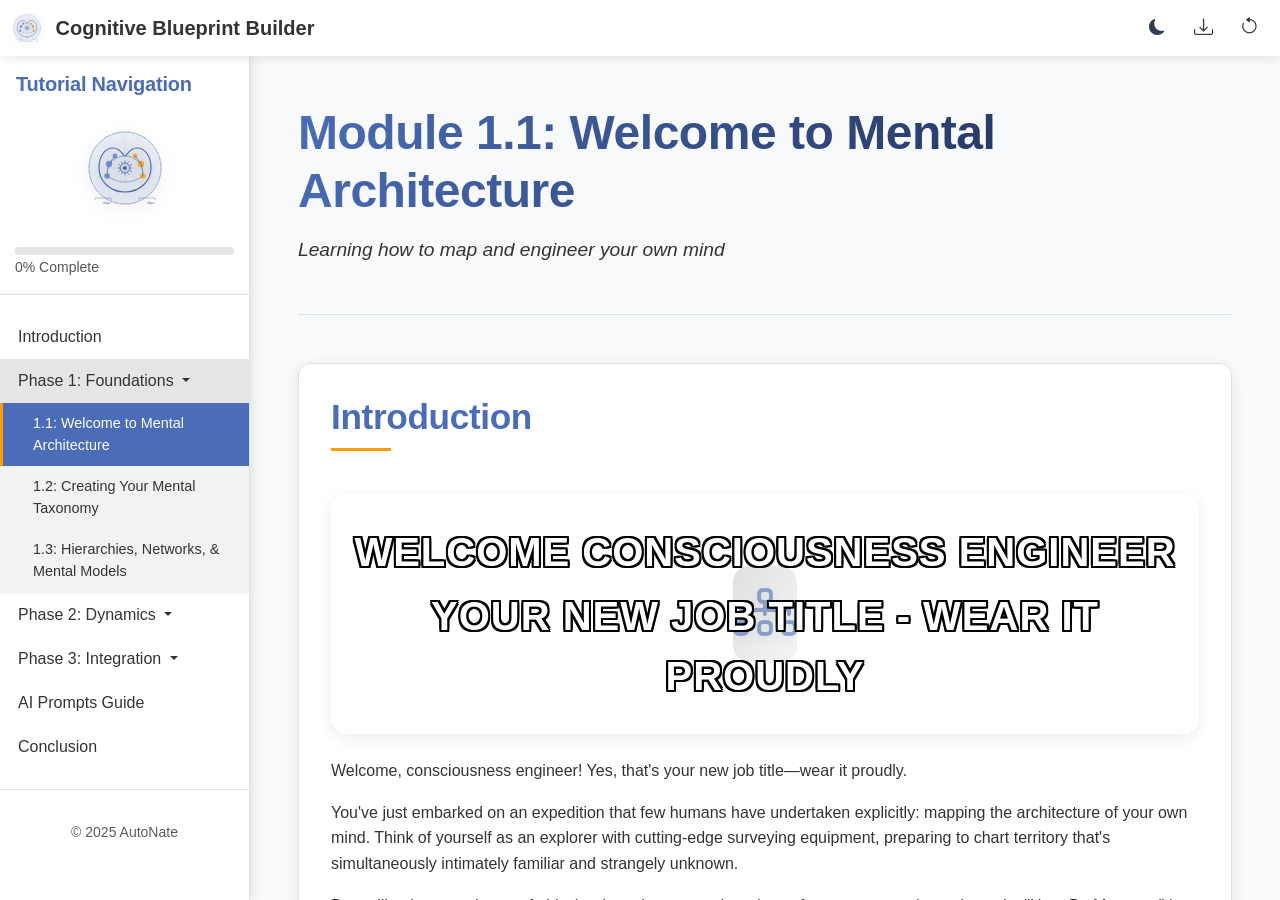
<file: module1-1.html>
<!DOCTYPE html>
<html lang="en">
<head>
    <meta charset="UTF-8">
    <meta name="viewport" content="width=device-width, initial-scale=1.0">
    <title>Module 1.1: Welcome to Mental Architecture | Cognitive Blueprint Builder</title>
    
    <!-- Bootstrap 5 CSS -->
    <link href="https://cdn.jsdelivr.net/npm/bootstrap@5.3.0/dist/css/bootstrap.min.css" rel="stylesheet">
    
    <!-- Bootstrap Icons -->
    <link rel="stylesheet" href="https://cdn.jsdelivr.net/npm/bootstrap-icons@1.10.0/font/bootstrap-icons.css">
    
    <!-- Custom CSS -->
    <link rel="stylesheet" href="css/main.css">
    <link rel="stylesheet" href="css/components/navigation.css">
    <link rel="stylesheet" href="css/components/theme.css">
    <link rel="stylesheet" href="css/components/export.css">
    <link rel="stylesheet" href="css/components/logo.css">
    <link rel="stylesheet" href="css/pages/module.css">
    <link rel="stylesheet" href="css/pages/module1-1.css">
    <!-- Fixes for SVG and carousel styling -->
    <link rel="stylesheet" href="css/fixes.css">
    <!-- Sora Image Gallery styling -->
    <link rel="stylesheet" href="css/sora-gallery.css">
    
    <!-- Favicon -->
    <link rel="icon" href="assets/images/favicon.ico">
</head>
<body>
    <!-- Mobile Navigation Bar -->
    <nav class="navbar navbar-expand-lg navbar-light fixed-top">
        <div class="container-fluid">
            <button class="navbar-toggler border-0" type="button" id="sidebarToggle">
                <span class="navbar-toggler-icon"></span>
            </button>
            <a class="navbar-brand" href="index.html">
                <img src="assets/images/logo.svg" width="30" height="30" alt="Cognitive Blueprint Builder Logo" class="d-inline-block align-top">
                <span class="ms-2 d-none d-sm-inline-block">Cognitive Blueprint Builder</span>
            </a>
            <div class="d-flex align-items-center">
                <button class="btn theme-toggle-btn" id="themeToggle">
                    <i class="bi bi-sun-fill light-icon"></i>
                    <i class="bi bi-moon-fill dark-icon"></i>
                </button>
                <button class="btn export-btn ms-2" id="exportBtn">
                    <i class="bi bi-download"></i>
                </button>
                <button class="btn restart-btn ms-2" id="restartBtn">
                    <i class="bi bi-arrow-counterclockwise"></i>
                </button>
            </div>
        </div>
    </nav>

    <!-- Sidebar and Main Content -->
    <div class="wrapper">
        <!-- Sidebar Navigation -->
        <nav id="sidebar">
            <div class="sidebar-header">
                <h5>Tutorial Navigation</h5>
                <button type="button" id="sidebarCollapseIn" class="btn">
                    <i class="bi bi-x"></i>
                </button>
            </div>
            <a href="index.html" class="d-block text-center mb-4">
                <img src="assets/images/logo.svg" class="sidebar-logo" alt="Cognitive Blueprint Builder Logo">
            </a>
            <div class="progress-indicator">
                <div class="progress">
                    <div class="progress-bar" role="progressbar" style="width: 10%" aria-valuenow="10" aria-valuemin="0" aria-valuemax="100"></div>
                </div>
                <small class="text-muted progress-text">10% Complete</small>
            </div>
            <ul class="list-unstyled components">
                <li>
                    <a href="index.html">Introduction</a>
                </li>
                <!-- Phase 1 -->
                <li>
                    <a href="#phase1Submenu" data-bs-toggle="collapse" aria-expanded="false" class="dropdown-toggle">
                        Phase 1: Foundations
                    </a>
                    <ul class="collapse list-unstyled show" id="phase1Submenu">
                        <li class="active">
                            <a href="module1-1.html">1.1: Welcome to Mental Architecture</a>
                        </li>
                        <li>
                            <a href="module1-2.html">1.2: Creating Your Mental Taxonomy</a>
                        </li>
                        <li>
                            <a href="module1-3.html">1.3: Hierarchies, Networks, & Mental Models</a>
                        </li>
                    </ul>
                </li>
                <!-- Phase 2 -->
                <li>
                    <a href="#phase2Submenu" data-bs-toggle="collapse" aria-expanded="false" class="dropdown-toggle">
                        Phase 2: Dynamics
                    </a>
                    <ul class="collapse list-unstyled" id="phase2Submenu">
                        <li>
                            <a href="module2-1.html">2.1: Understanding Mental Resources</a>
                        </li>
                        <li>
                            <a href="module2-2.html">2.2: Resource Flows and Exchanges</a>
                        </li>
                        <li>
                            <a href="module2-3.html">2.3: Cycles, Leaks, and Generators</a>
                        </li>
                    </ul>
                </li>
                <!-- Phase 3 -->
                <li>
                    <a href="#phase3Submenu" data-bs-toggle="collapse" aria-expanded="false" class="dropdown-toggle">
                        Phase 3: Integration
                    </a>
                    <ul class="collapse list-unstyled" id="phase3Submenu">
                        <li>
                            <a href="module3-1.html">3.1: Creating Your Unified Mental Resource Map</a>
                        </li>
                        <li>
                            <a href="module3-2.html">3.2: High-Leverage Points and Optimization</a>
                        </li>
                        <li>
                            <a href="module3-3.html">3.3: From Map to Action</a>
                        </li>
                    </ul>
                </li>
                <!-- Additional Pages -->
                <li>
                    <a href="ai-prompts.html">AI Prompts Guide</a>
                </li>
                <li>
                    <a href="conclusion.html">Conclusion</a>
                </li>
            </ul>
            <div class="sidebar-footer">
                <p class="small text-muted">© 2025 AutoNate</p>
            </div>
        </nav>

        <!-- Page Content -->
        <div id="content">
            <!-- Overlay for sidebar on mobile -->
            <div class="overlay"></div>
            
            <!-- Main Content Area -->
            <div class="container-fluid px-md-5 py-5">
                <!-- Module Content -->
                <section class="module-section">
                    <div class="module-header mb-5">
                        <h1 class="display-5 fw-bold mb-3">Module 1.1: Welcome to Mental Architecture</h1>
                        <p class="lead fst-italic">Learning how to map and engineer your own mind</p>
                    </div>
                    
                    <div class="content-card mb-5">
                        <h2 class="section-header">Introduction</h2>
                        
                        <!-- Opening Sora Image -->
                        <div class="sora-image-container full-width fade-in-up" data-delay="0.2">
                            <div class="sora-placeholder meme-effect">
                                <i class="bi bi-diagram-3 placeholder-icon"></i>
                            </div>
                            <div class="meme-text top">WELCOME CONSCIOUSNESS ENGINEER</div>
                            <div class="meme-text bottom">YOUR NEW JOB TITLE - WEAR IT PROUDLY</div>
                            <div class="sora-caption">
                                <h4>Your Mental Blueprint Journey</h4>
                                <p>Mapping the architecture of your own mind</p>
                            </div>
                        </div>
                        
                        <p>Welcome, consciousness engineer! Yes, that's your new job title—wear it proudly.</p>
                        
                        <p>You've just embarked on an expedition that few humans have undertaken explicitly: mapping the architecture of your own mind. Think of yourself as an explorer with cutting-edge surveying equipment, preparing to chart territory that's simultaneously intimately familiar and strangely unknown.</p>
                        
                        <p>But unlike those explorers of old who drew dragons at the edges of maps, you won't need to write "Here Be Monsters" in the uncharted regions of your mental landscape. Instead, you'll be drafting something much more useful: a functional blueprint of your consciousness that reveals not just what exists, but how it all works together.</p>
                    </div>
                    
                    <div class="content-card mb-5">
                        <h2 class="section-header">A Brief History of Mental Modeling</h2>
                        
                        <!-- Timeline Sora Gallery -->
                        <div class="sora-gallery">
                            <div class="sora-image-container half-width fade-in-left" data-delay="0.3">
                                <div class="sora-placeholder meme-effect">
                                    <i class="bi bi-clock-history placeholder-icon"></i>
                                </div>
                                <div class="meme-text top">ANCIENT TIMES</div>
                                <div class="meme-text bottom">IT'S PROBABLY HUMORS OR SOMETHING</div>
                                <div class="sora-caption">
                                    <h4>Early Mind Models</h4>
                                    <p>From spirits to humors and everything in between</p>
                                </div>
                            </div>
                            
                            <div class="sora-image-container fade-in-up" data-delay="0.4">
                                <div class="sora-placeholder meme-effect">
                                    <i class="bi bi-cpu placeholder-icon"></i>
                                </div>
                                <div class="meme-text top">20TH CENTURY</div>
                                <div class="meme-text bottom">DEFINITELY A COMPUTER WITH RAM AND CPU</div>
                                <div class="sora-caption">
                                    <h4>Computing Mind Models</h4>
                                    <p>From telephone switchboards to digital computers</p>
                                </div>
                            </div>
                            
                            <div class="sora-image-container fade-in-right" data-delay="0.5">
                                <div class="sora-placeholder meme-effect">
                                    <i class="bi bi-share-fill placeholder-icon"></i>
                                </div>
                                <div class="meme-text top">21ST CENTURY</div>
                                <div class="meme-text bottom">WAIT, MAYBE IT'S A NETWORK?</div>
                                <div class="sora-caption">
                                    <h4>Modern Mind Models</h4>
                                    <p>Networks, quantum systems, and prediction machines</p>
                                </div>
                            </div>
                        </div>
                        
                        <p>Humans have been trying to map the mind since... well, since we realized we had one:</p>
                        
                        <ul class="timeline-list">
                            <li><strong>Ancient Times</strong>: "It's probably spirits or something. Maybe humors? Let's go with humors."</li>
                            <li><strong>17th Century</strong>: "The mind is clearly a hydraulic system with pipes and valves. Very scientific!"</li>
                            <li><strong>19th Century</strong>: "Actually, it's more like a steam engine with pressure and release mechanisms."</li>
                            <li><strong>Early 20th Century</strong>: "No, no, it's obviously a telephone switchboard with connections and signals."</li>
                            <li><strong>Late 20th Century</strong>: "Definitely a computer. RAM, CPU, input/output—it all fits!"</li>
                            <li><strong>21st Century</strong>: "Wait, maybe it's a network? Or a quantum system? Or a... prediction machine?"</li>
                        </ul>
                        
                        <p>Notice a pattern? We tend to model the mind using whatever the cutting-edge technology of the day happens to be. Not because any of these models are completely right, but because they give us useful metaphors for understanding something incredibly complex.</p>
                    </div>
                    
                    <div class="content-card mb-5">
                        <h2 class="section-header">The Engineering Perspective on Consciousness</h2>
                        
                        <!-- Engineering Approach Sora Image -->
                        <div class="sora-image-container full-width fade-in-up" data-delay="0.3">
                            <div class="sora-placeholder meme-effect">
                                <i class="bi bi-gear-wide-connected placeholder-icon"></i>
                            </div>
                            <div class="meme-text top">SYSTEMS ENGINEERING</div>
                            <div class="meme-text bottom">FOR YOUR CONSCIOUSNESS</div>
                            <div class="sora-caption">
                                <h4>Not Just Observing, But Redesigning</h4>
                                <p>Engineering principles for understanding complex interconnected systems</p>
                            </div>
                        </div>
                        
                        <p>Today, we're taking a systems engineering approach to consciousness. Not because your mind is literally a machine (though the jury's still out on that philosophical question), but because engineering principles give us powerful tools for understanding complex, interconnected systems.</p>
                        
                        <p>Here's the perspective shift: Instead of just observing your mind, you're going to redesign it—with precision and intention.</p>
                        
                        <p>Think about it this way: If someone handed you a device without a manual, you'd need to:</p>
                        <ol>
                            <li>Figure out what all the components are</li>
                            <li>Understand how they're connected</li>
                            <li>See how resources flow through the system</li>
                            <li>Identify what might be optimized</li>
                        </ol>
                        
                        <p>That's exactly what we're doing here, except the "device" is your consciousness. And unlike your smartphone, there's no warranty void if you tinker with it. In fact, that's exactly what we're encouraging!</p>
                    </div>
                    
                    <div class="content-card mb-5">
                        <h2 class="section-header">What Makes This Approach Unique</h2>
                        
                        <!-- Approaches Comparison Sora Gallery -->
                        <div class="sora-gallery">
                            <div class="sora-image-container fade-in-left" data-delay="0.3">
                                <div class="sora-placeholder meme-effect">
                                    <i class="bi bi-person-fill placeholder-icon"></i>
                                </div>
                                <div class="meme-text top">PSYCHOLOGICAL</div>
                                <div class="meme-text bottom">UNDERSTAND YOUR FEELINGS</div>
                                <div class="sora-caption">
                                    <h4>Traditional Psychology</h4>
                                    <p>Understand your thoughts and emotions</p>
                                </div>
                            </div>
                            
                            <div class="sora-image-container fade-in-up" data-delay="0.4">
                                <div class="sora-placeholder meme-effect">
                                    <i class="bi bi-stopwatch placeholder-icon"></i>
                                </div>
                                <div class="meme-text top">PRODUCTIVITY</div>
                                <div class="meme-text bottom">HACK YOUR HABITS</div>
                                <div class="sora-caption">
                                    <h4>Productivity Approach</h4>
                                    <p>Techniques to overcome specific challenges</p>
                                </div>
                            </div>
                            
                            <div class="sora-image-container fade-in-right" data-delay="0.5">
                                <div class="sora-placeholder meme-effect">
                                    <i class="bi bi-diagram-3-fill placeholder-icon"></i>
                                </div>
                                <div class="meme-text top">SYSTEMS THINKING</div>
                                <div class="meme-text bottom">MAP THE ARCHITECTURE</div>
                                <div class="sora-caption">
                                    <h4>Engineering Approach</h4>
                                    <p>Understanding structural interactions as a system</p>
                                </div>
                            </div>
                        </div>
                        
                        <p>Let's be frank: There's no shortage of "know thyself" programs out there. But most take either a psychological approach (understand your feelings and thoughts), a spiritual approach (transcend your ego), or a productivity approach (hack your habits).</p>
                        
                        <p>This is different. We're merging systems thinking with consciousness exploration to give you something rare: actionable self-knowledge with structural understanding.</p>
                        
                        <p>It's like the difference between:</p>
                        <ul>
                            <li>Getting therapy to understand why you procrastinate (valuable!)</li>
                            <li>Learning a productivity technique to overcome procrastination (useful!)</li>
                            <li><strong>VS.</strong></li>
                            <li>Mapping the actual architecture of how your attention, motivation, and task-switching mechanisms interact as a system (revolutionary!)</li>
                        </ul>
                        
                        <p>The result isn't just insight—it's a functional blueprint you can use to make precise, strategic changes.</p>
                    </div>
                    
                    <!-- Navigation Buttons -->
                    <div class="module-navigation d-flex justify-content-between">
                        <a href="index.html" class="btn btn-outline-primary">
                            <i class="bi bi-arrow-left me-2"></i> Back to Introduction
                        </a>
                        <a href="module1-2.html" class="btn btn-primary">
                            Next: Creating Your Mental Taxonomy <i class="bi bi-arrow-right ms-2"></i>
                        </a>
                    </div>
                </section>
            </div>
            
            <!-- Footer -->
            <footer class="mt-auto py-3">
                <div class="container">
                    <div class="row">
                        <div class="col-md-6">
                            <p class="mb-0">© 2025 AutoNate - Cognitive Blueprint Builder</p>
                        </div>
                        <div class="col-md-6 text-md-end">
                            <p class="mb-0">
                                <a href="#" class="text-decoration-none">Privacy Policy</a> | 
                                <a href="#" class="text-decoration-none">Terms of Use</a>
                            </p>
                        </div>
                    </div>
                </div>
            </footer>
        </div>
    </div>

    <!-- Modals -->
    <!-- Restart Confirmation Modal -->
    <div class="modal fade" id="restartModal" tabindex="-1" aria-labelledby="restartModalLabel" aria-hidden="true">
        <div class="modal-dialog">
            <div class="modal-content">
                <div class="modal-header">
                    <h5 class="modal-title" id="restartModalLabel">Restart Tutorial</h5>
                    <button type="button" class="btn-close" data-bs-dismiss="modal" aria-label="Close"></button>
                </div>
                <div class="modal-body">
                    <p>Are you sure you want to restart the tutorial? This will clear all your saved progress and responses.</p>
                    <p class="text-danger"><strong>This action cannot be undone.</strong></p>
                </div>
                <div class="modal-footer">
                    <button type="button" class="btn btn-secondary" data-bs-dismiss="modal">Cancel</button>
                    <button type="button" class="btn btn-danger" id="confirmRestart">Yes, Restart</button>
                </div>
            </div>
        </div>
    </div>

    <!-- Export Modal -->
    <div class="modal fade" id="exportModal" tabindex="-1" aria-labelledby="exportModalLabel" aria-hidden="true">
        <div class="modal-dialog">
            <div class="modal-content">
                <div class="modal-header">
                    <h5 class="modal-title" id="exportModalLabel">Export Your Progress</h5>
                    <button type="button" class="btn-close" data-bs-dismiss="modal" aria-label="Close"></button>
                </div>
                <div class="modal-body">
                    <p>What would you like to export?</p>
                    <div class="form-check mb-2">
                        <input class="form-check-input" type="radio" name="exportOption" id="exportCurrent" value="current" checked>
                        <label class="form-check-label" for="exportCurrent">
                            Current module only
                        </label>
                    </div>
                    <div class="form-check mb-2">
                        <input class="form-check-input" type="radio" name="exportOption" id="exportAll" value="all">
                        <label class="form-check-label" for="exportAll">
                            All completed modules
                        </label>
                    </div>
                    <div class="form-check mb-2">
                        <input class="form-check-input" type="radio" name="exportOption" id="exportAI" value="ai">
                        <label class="form-check-label" for="exportAI">
                            AI Prompts for my data
                        </label>
                    </div>
                </div>
                <div class="modal-footer">
                    <button type="button" class="btn btn-secondary" data-bs-dismiss="modal">Cancel</button>
                    <button type="button" class="btn btn-primary" id="confirmExport">Export as PDF</button>
                </div>
            </div>
        </div>
    </div>

    <!-- jQuery -->
    <script src="https://code.jquery.com/jquery-3.6.4.min.js"></script>
    
    <!-- Bootstrap 5 JS Bundle with Popper -->
    <script src="https://cdn.jsdelivr.net/npm/bootstrap@5.3.0/dist/js/bootstrap.bundle.min.js"></script>
    
    <!-- GSAP for animations -->
    <script src="https://cdnjs.cloudflare.com/ajax/libs/gsap/3.11.4/gsap.min.js"></script>
    
    <!-- Custom JS -->
    <script src="js/components/navigation.js"></script>
    <script src="js/components/theme.js"></script>
    <script src="js/components/export.js"></script>
    <script src="js/components/dataManager.js"></script>
    <script src="js/components/soraGallery.js"></script>
    <script src="js/pages/module1-1.js"></script>
    <script src="js/main.js"></script>
</body>
</html>
</file>
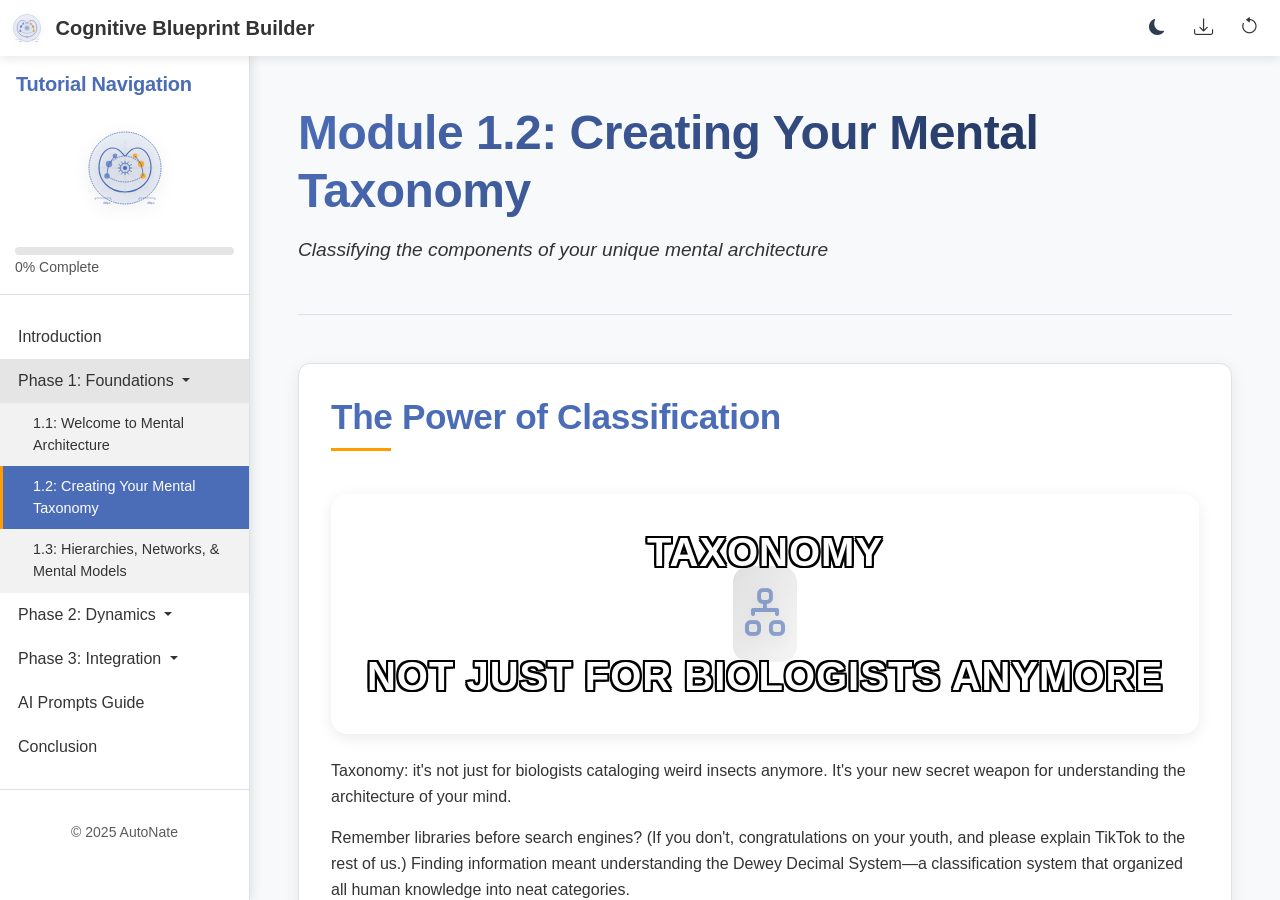
<file: module1-2.html>
<!DOCTYPE html>
<html lang="en">
<head>
    <meta charset="UTF-8">
    <meta name="viewport" content="width=device-width, initial-scale=1.0">
    <title>Module 1.2: Creating Your Mental Taxonomy | Cognitive Blueprint Builder</title>
    
    <!-- Bootstrap 5 CSS -->
    <link href="https://cdn.jsdelivr.net/npm/bootstrap@5.3.0/dist/css/bootstrap.min.css" rel="stylesheet">
    
    <!-- Bootstrap Icons -->
    <link rel="stylesheet" href="https://cdn.jsdelivr.net/npm/bootstrap-icons@1.10.0/font/bootstrap-icons.css">
    
    <!-- Custom CSS -->
    <link rel="stylesheet" href="css/main.css">
    <link rel="stylesheet" href="css/components/navigation.css">
    <link rel="stylesheet" href="css/components/theme.css">
    <link rel="stylesheet" href="css/components/export.css">
    <link rel="stylesheet" href="css/components/logo.css">
    <link rel="stylesheet" href="css/pages/module.css">
    <link rel="stylesheet" href="css/pages/module1-2.css">
    <!-- Fixes for SVG and carousel styling -->
    <link rel="stylesheet" href="css/fixes.css">
    <!-- Sora Image Gallery styling -->
    <link rel="stylesheet" href="css/sora-gallery.css">
    
    <!-- Favicon -->
    <link rel="icon" href="assets/images/favicon.ico">
</head>
<body>
    <!-- Mobile Navigation Bar -->
    <nav class="navbar navbar-expand-lg navbar-light fixed-top">
        <div class="container-fluid">
            <button class="navbar-toggler border-0" type="button" id="sidebarToggle">
                <span class="navbar-toggler-icon"></span>
            </button>
            <a class="navbar-brand" href="index.html">
                <img src="assets/images/logo.svg" width="30" height="30" alt="Cognitive Blueprint Builder Logo" class="d-inline-block align-top">
                <span class="ms-2 d-none d-sm-inline-block">Cognitive Blueprint Builder</span>
            </a>
            <div class="d-flex align-items-center">
                <button class="btn theme-toggle-btn" id="themeToggle">
                    <i class="bi bi-sun-fill light-icon"></i>
                    <i class="bi bi-moon-fill dark-icon"></i>
                </button>
                <button class="btn export-btn ms-2" id="exportBtn">
                    <i class="bi bi-download"></i>
                </button>
                <button class="btn restart-btn ms-2" id="restartBtn">
                    <i class="bi bi-arrow-counterclockwise"></i>
                </button>
            </div>
        </div>
    </nav>

    <!-- Sidebar and Main Content -->
    <div class="wrapper">
        <!-- Sidebar Navigation -->
        <nav id="sidebar">
            <div class="sidebar-header">
                <h5>Tutorial Navigation</h5>
                <button type="button" id="sidebarCollapseIn" class="btn">
                    <i class="bi bi-x"></i>
                </button>
            </div>
            <a href="index.html" class="d-block text-center mb-4">
                <img src="assets/images/logo.svg" class="sidebar-logo" alt="Cognitive Blueprint Builder Logo">
            </a>
            <div class="progress-indicator">
                <div class="progress">
                    <div class="progress-bar" role="progressbar" style="width: 20%" aria-valuenow="20" aria-valuemin="0" aria-valuemax="100"></div>
                </div>
                <small class="text-muted progress-text">20% Complete</small>
            </div>
            <ul class="list-unstyled components">
                <li>
                    <a href="index.html">Introduction</a>
                </li>
                <!-- Phase 1 -->
                <li>
                    <a href="#phase1Submenu" data-bs-toggle="collapse" aria-expanded="false" class="dropdown-toggle">
                        Phase 1: Foundations
                    </a>
                    <ul class="collapse list-unstyled show" id="phase1Submenu">
                        <li>
                            <a href="module1-1.html">1.1: Welcome to Mental Architecture</a>
                        </li>
                        <li class="active">
                            <a href="module1-2.html">1.2: Creating Your Mental Taxonomy</a>
                        </li>
                        <li>
                            <a href="module1-3.html">1.3: Hierarchies, Networks, & Mental Models</a>
                        </li>
                    </ul>
                </li>
                <!-- Phase 2 -->
                <li>
                    <a href="#phase2Submenu" data-bs-toggle="collapse" aria-expanded="false" class="dropdown-toggle">
                        Phase 2: Dynamics
                    </a>
                    <ul class="collapse list-unstyled" id="phase2Submenu">
                        <li>
                            <a href="module2-1.html">2.1: Understanding Mental Resources</a>
                        </li>
                        <li>
                            <a href="module2-2.html">2.2: Resource Flows and Exchanges</a>
                        </li>
                        <li>
                            <a href="module2-3.html">2.3: Cycles, Leaks, and Generators</a>
                        </li>
                    </ul>
                </li>
                <!-- Phase 3 -->
                <li>
                    <a href="#phase3Submenu" data-bs-toggle="collapse" aria-expanded="false" class="dropdown-toggle">
                        Phase 3: Integration
                    </a>
                    <ul class="collapse list-unstyled" id="phase3Submenu">
                        <li>
                            <a href="module3-1.html">3.1: Creating Your Unified Mental Resource Map</a>
                        </li>
                        <li>
                            <a href="module3-2.html">3.2: High-Leverage Points and Optimization</a>
                        </li>
                        <li>
                            <a href="module3-3.html">3.3: From Map to Action</a>
                        </li>
                    </ul>
                </li>
                <!-- Additional Pages -->
                <li>
                    <a href="ai-prompts.html">AI Prompts Guide</a>
                </li>
                <li>
                    <a href="conclusion.html">Conclusion</a>
                </li>
            </ul>
            <div class="sidebar-footer">
                <p class="small text-muted">© 2025 AutoNate</p>
            </div>
        </nav>

        <!-- Page Content -->
        <div id="content">
            <!-- Overlay for sidebar on mobile -->
            <div class="overlay"></div>
            
            <!-- Main Content Area -->
            <div class="container-fluid px-md-5 py-5">
                <!-- Module Content -->
                <section class="module-section">
                    <div class="module-header mb-5">
                        <h1 class="display-5 fw-bold mb-3">Module 1.2: Creating Your Mental Taxonomy</h1>
                        <p class="lead fst-italic">Classifying the components of your unique mental architecture</p>
                    </div>
                    
                    <div class="content-card mb-5">
                        <h2 class="section-header">The Power of Classification</h2>
                        
                        <!-- Opening Sora Image -->
                        <div class="sora-image-container full-width fade-in-up" data-delay="0.2">
                            <div class="sora-placeholder meme-effect">
                                <i class="bi bi-diagram-2 placeholder-icon"></i>
                            </div>
                            <div class="meme-text top">TAXONOMY</div>
                            <div class="meme-text bottom">NOT JUST FOR BIOLOGISTS ANYMORE</div>
                            <div class="sora-caption">
                                <h4>Your Mental Classification System</h4>
                                <p>Organizing the complex landscape of your mind</p>
                            </div>
                        </div>
                        
                        <p>Taxonomy: it's not just for biologists cataloging weird insects anymore. It's your new secret weapon for understanding the architecture of your mind.</p>
                        
                        <p>Remember libraries before search engines? (If you don't, congratulations on your youth, and please explain TikTok to the rest of us.) Finding information meant understanding the Dewey Decimal System—a classification system that organized all human knowledge into neat categories.</p>
                        
                        <p>Your mind needs something similar, but far more personalized. After all, your mental architecture is uniquely yours—like a fingerprint, except infinitely more complex and occasionally playing that embarrassing memory from seventh grade when you're trying to fall asleep.</p>
                    </div>
                    
                    <!-- Mental Component Types Section -->
                    <div class="content-card mb-5">
                        <h2 class="section-header">Mental Component Types</h2>
                        
                        <!-- Component Carousel -->
                        <div id="componentCarousel" class="carousel slide component-carousel" data-bs-ride="carousel">
                            <div class="carousel-indicators">
                                <button type="button" data-bs-target="#componentCarousel" data-bs-slide-to="0" class="active" aria-current="true" aria-label="Thoughts"></button>
                                <button type="button" data-bs-target="#componentCarousel" data-bs-slide-to="1" aria-label="Emotions"></button>
                                <button type="button" data-bs-target="#componentCarousel" data-bs-slide-to="2" aria-label="Beliefs"></button>
                                <button type="button" data-bs-target="#componentCarousel" data-bs-slide-to="3" aria-label="Habits"></button>
                                <button type="button" data-bs-target="#componentCarousel" data-bs-slide-to="4" aria-label="Values"></button>
                            </div>
                            <div class="carousel-inner">
                                <div class="carousel-item active" style="background: linear-gradient(135deg, #4b6cb7, #182848)">
                                    <div class="text-white">
                                        <h3>Thoughts</h3>
                                        <p>The conscious and unconscious processing units of your mental architecture</p>
                                        <div class="mt-3">
                                            <span class="badge bg-light text-dark me-2 mb-2">Analytical</span>
                                            <span class="badge bg-light text-dark me-2 mb-2">Creative</span>
                                            <span class="badge bg-light text-dark me-2 mb-2">Reflective</span>
                                            <span class="badge bg-light text-dark me-2 mb-2">Anticipatory</span>
                                            <span class="badge bg-light text-dark me-2 mb-2">Critical</span>
                                        </div>
                                    </div>
                                </div>
                                <div class="carousel-item" style="background: linear-gradient(135deg, #ff9d00, #ff7300)">
                                    <div class="text-white">
                                        <h3>Emotions</h3>
                                        <p>The feeling dimensions of your experience that color and energize your mental world</p>
                                        <div class="mt-3">
                                            <span class="badge bg-light text-dark me-2 mb-2">Core</span>
                                            <span class="badge bg-light text-dark me-2 mb-2">Complex</span>
                                            <span class="badge bg-light text-dark me-2 mb-2">Background</span>
                                            <span class="badge bg-light text-dark me-2 mb-2">Reactive</span>
                                            <span class="badge bg-light text-dark me-2 mb-2">Cultivated</span>
                                        </div>
                                    </div>
                                </div>
                                <div class="carousel-item" style="background: linear-gradient(135deg, #4CAF50, #2E7D32)">
                                    <div class="text-white">
                                        <h3>Beliefs</h3>
                                        <p>The foundational assumptions and perspectives that shape how you interpret reality</p>
                                        <div class="mt-3">
                                            <span class="badge bg-light text-dark me-2 mb-2">Core</span>
                                            <span class="badge bg-light text-dark me-2 mb-2">Derived</span>
                                            <span class="badge bg-light text-dark me-2 mb-2">Explicit</span>
                                            <span class="badge bg-light text-dark me-2 mb-2">Implicit</span>
                                            <span class="badge bg-light text-dark me-2 mb-2">Flexible/Rigid</span>
                                        </div>
                                    </div>
                                </div>
                                <div class="carousel-item" style="background: linear-gradient(135deg, #9C27B0, #6A1B9A)">
                                    <div class="text-white">
                                        <h3>Habits</h3>
                                        <p>The automated routines and patterns that efficiently handle repetitive aspects of life</p>
                                        <div class="mt-3">
                                            <span class="badge bg-light text-dark me-2 mb-2">Behavioral</span>
                                            <span class="badge bg-light text-dark me-2 mb-2">Cognitive</span>
                                            <span class="badge bg-light text-dark me-2 mb-2">Attentional</span>
                                            <span class="badge bg-light text-dark me-2 mb-2">Emotional</span>
                                            <span class="badge bg-light text-dark me-2 mb-2">Meta-habits</span>
                                        </div>
                                    </div>
                                </div>
                                <div class="carousel-item" style="background: linear-gradient(135deg, #2196F3, #0D47A1)">
                                    <div class="text-white">
                                        <h3>Values</h3>
                                        <p>The principles and priorities that guide your choices and define what matters to you</p>
                                        <div class="mt-3">
                                            <span class="badge bg-light text-dark me-2 mb-2">Terminal</span>
                                            <span class="badge bg-light text-dark me-2 mb-2">Instrumental</span>
                                            <span class="badge bg-light text-dark me-2 mb-2">Stated</span>
                                            <span class="badge bg-light text-dark me-2 mb-2">Revealed</span>
                                            <span class="badge bg-light text-dark me-2 mb-2">Hierarchies</span>
                                        </div>
                                    </div>
                                </div>
                            </div>
                            <button class="carousel-control-prev" type="button" data-bs-target="#componentCarousel" data-bs-slide="prev">
                                <span class="carousel-control-prev-icon" aria-hidden="true"></span>
                                <span class="visually-hidden">Previous</span>
                            </button>
                            <button class="carousel-control-next" type="button" data-bs-target="#componentCarousel" data-bs-slide="next">
                                <span class="carousel-control-next-icon" aria-hidden="true"></span>
                                <span class="visually-hidden">Next</span>
                            </button>
                        </div>
                        
                        <p class="mt-4">Let's start exploring the basic building blocks of your mental architecture. Think of these as the primary materials in your consciousness construction kit:</p>
                        
                        <div class="row mt-4">
                            <!-- Thoughts Card -->
                            <div class="col-lg-6 mb-4">
                                <div class="component-type thoughts">
                                    <h4><i class="bi bi-lightbulb me-2"></i>Thoughts</h4>
                                    <p>Not just the casual "I should get groceries" variety, but the full spectrum:</p>
                                    <ul class="component-list">
                                        <li><strong>Analytical thoughts</strong> - Your inner problem-solver and logic engine</li>
                                        <li><strong>Creative thoughts</strong> - The idea generator and pattern mixer</li>
                                        <li><strong>Reflective thoughts</strong> - Your mental review system</li>
                                        <li><strong>Anticipatory thoughts</strong> - The future simulator and planner</li>
                                        <li><strong>Critical thoughts</strong> - Your quality control department (sometimes a bit overstaffed!)</li>
                                    </ul>
                                </div>
                            </div>
                            
                            <!-- Emotions Card -->
                            <div class="col-lg-6 mb-4">
                                <div class="component-type emotions">
                                    <h4><i class="bi bi-emoji-smile me-2"></i>Emotions</h4>
                                    <p>More than just "happy" or "sad":</p>
                                    <ul class="component-list">
                                        <li><strong>Core emotions</strong> - The primary colors of your emotional palette (joy, fear, anger, etc.)</li>
                                        <li><strong>Complex emotions</strong> - The blended shades (nostalgia, anticipation, ambivalence)</li>
                                        <li><strong>Background emotions</strong> - The emotional weather that colors your day</li>
                                        <li><strong>Reactive emotions</strong> - Your immediate emotional responses</li>
                                        <li><strong>Cultivated emotions</strong> - The emotional states you deliberately foster</li>
                                    </ul>
                                </div>
                            </div>
                            
                            <!-- Emotion Mapping Placeholder -->
                            <div class="col-12 mb-4">
                                <div class="sora-image-container full-width">
                                    <div class="sora-placeholder">
                                        <i class="bi bi-graph-up placeholder-icon"></i>
                                    </div>
                                    <div class="sora-caption">
                                        <h4>Emotion Mapping Tool</h4>
                                        <p>An interactive visualization showing emotional intensity and frequency</p>
                                    </div>
                                </div>
                            </div>
                            
                            <!-- Beliefs Card -->
                            <div class="col-lg-6 mb-4">
                                <div class="component-type beliefs">
                                    <h4><i class="bi bi-building me-2"></i>Beliefs</h4>
                                    <p>The load-bearing structures of your mental architecture:</p>
                                    <ul class="component-list">
                                        <li><strong>Core beliefs</strong> - Fundamental assumptions about reality, yourself, and others</li>
                                        <li><strong>Derived beliefs</strong> - Secondary beliefs that follow from your core beliefs</li>
                                        <li><strong>Explicit beliefs</strong> - What you consciously think you believe</li>
                                        <li><strong>Implicit beliefs</strong> - What your actions reveal you actually believe</li>
                                        <li><strong>Flexible vs. rigid beliefs</strong> - How easily they adapt to new information</li>
                                    </ul>
                                </div>
                            </div>
                            
                            <!-- Habits Card -->
                            <div class="col-lg-6 mb-4">
                                <div class="component-type habits">
                                    <h4><i class="bi bi-arrow-repeat me-2"></i>Habits</h4>
                                    <p>The automated routines that run much of your daily life:</p>
                                    <ul class="component-list">
                                        <li><strong>Behavioral habits</strong> - Regular actions and routines</li>
                                        <li><strong>Cognitive habits</strong> - Your default thinking patterns</li>
                                        <li><strong>Attentional habits</strong> - Where your focus naturally goes</li>
                                        <li><strong>Emotional habits</strong> - Your typical emotional responses</li>
                                        <li><strong>Meta-habits</strong> - Habits about how you form or break other habits (now we're getting meta!)</li>
                                    </ul>
                                </div>
                            </div>
                            
                            <!-- Habit Loop Visualization -->
                            <div class="col-12 mb-4">
                                <div class="sora-image-container full-width">
                                    <div class="sora-placeholder">
                                        <i class="bi bi-arrow-clockwise placeholder-icon"></i>
                                    </div>
                                    <div class="sora-caption">
                                        <h4>Habit Loop Cycle</h4>
                                        <p>Animated visualization of the trigger, routine, reward cycle</p>
                                    </div>
                                </div>
                            </div>
                            
                            <!-- Values Card -->
                            <div class="col-12 mb-4">
                                <div class="component-type values">
                                    <h4><i class="bi bi-compass me-2"></i>Values</h4>
                                    <p>The compass points that guide your mental navigation:</p>
                                    <ul class="component-list">
                                        <li><strong>Terminal values</strong> - What you consider inherently important</li>
                                        <li><strong>Instrumental values</strong> - What you value as a means to other ends</li>
                                        <li><strong>Stated values</strong> - What you say is important</li>
                                        <li><strong>Revealed values</strong> - What your choices show is actually important</li>
                                        <li><strong>Value hierarchies</strong> - How you prioritize competing values</li>
                                    </ul>
                                </div>
                            </div>
                        </div>
                    </div>
                    
                    <!-- Building Your Personal Taxonomy Section -->
                    <div class="content-card mb-5">
                        <h2 class="section-header">Building Your Personal Taxonomy</h2>
                        
                        <!-- Mind Map Builder Placeholder -->
                        <div class="sora-image-container full-width mb-4">
                            <div class="sora-placeholder">
                                <i class="bi bi-diagram-3 placeholder-icon"></i>
                            </div>
                            <div class="sora-caption">
                                <h4>Mind Map Builder</h4>
                                <p>Interactive tool for creating your personalized mental taxonomy</p>
                            </div>
                        </div>
                        
                        <p>Now for the fun part: creating a classification system that reflects <em>your</em> unique mental architecture. This isn't one-size-fits-all—your taxonomy should be as distinctive as your fingerprint.</p>
                        
                        <p>Here's how to approach this:</p>
                        
                        <ol class="taxonomy-steps">
                            <li><strong>Start broad, get specific</strong>: Begin with major categories, then subdivide. Like organizing your digital files, you want folders before subfolders.</li>
                            
                            <li><strong>Use your own language</strong>: If official-sounding terms like "cognitive distortion" don't resonate with you, but "thought traps" does—use your terminology! This is your mental map; label it in a way that makes sense to you.</li>
                            
                            <li><strong>Look for patterns</strong>: As you categorize, pay attention to similarities and relationships. "Hmm, these thought patterns seem to cluster around uncertainty..."</li>
                            
                            <li><strong>Be descriptive, not judgmental</strong>: Label your mental components neutrally. This isn't about deciding which parts are "good" or "bad"—it's about accurate classification. Your inner critic isn't a villain; it's a component with specific functions (and sometimes questionable timing).</li>
                            
                            <li><strong>Iterate and refine</strong>: Your first draft won't be perfect, and that's perfectly fine. Taxonomy is an evolving practice.</li>
                        </ol>
                        
                        <!-- Taxonomy Evolution Visualization -->
                        <div class="sora-image-container full-width mb-4">
                            <div class="sora-placeholder">
                                <i class="bi bi-diagram-2-fill placeholder-icon"></i>
                            </div>
                            <div class="sora-caption">
                                <h4>Taxonomy Evolution</h4>
                                <p>Example taxonomy expanding and refining over multiple iterations</p>
                            </div>
                        </div>
                    </div>
                    
                    <!-- Component Collector Exercise -->
                    <div class="interactive-element mb-5">
                        <h3 class="interactive-element-header">The Component Collector Exercise</h3>
                        <div class="p-4">
                            <div class="row">
                                <div class="col-lg-12 mb-4">
                                    <div class="sora-image-container">
                                        <div class="sora-placeholder">
                                            <i class="bi bi-collection placeholder-icon"></i>
                                        </div>
                                        <div class="sora-caption">
                                            <h4>Component Collecting Game</h4>
                                            <p>Game-like interface for identifying and collecting mental components</p>
                                        </div>
                                    </div>
                                    
                                    <div class="mt-4">
                                        <p>Time to roll up your sleeves and start collecting specimens for your mental museum!</p>
                                        
                                        <p>For the next 10 minutes, you're going to catalog as many of your mental components as you can identify. Like a naturalist on an expedition, you're looking for examples of thoughts, emotions, beliefs, habits, and values that make up your unique mental ecosystem.</p>
                                        
                                        <h5 class="mt-4">How it works:</h5>
                                        
                                        <ol>
                                            <li>Set a timer for 10 minutes (we've provided one below)</li>
                                            <li>For each component type, identify as many personal examples as you can</li>
                                            <li>Drag each example to its category</li>
                                            <li>Watch your personal taxonomy grow!</li>
                                        </ol>
                                        
                                        <div class="alert alert-info mt-3">
                                            <i class="bi bi-lightbulb-fill me-2"></i>
                                            <strong>Pro tip:</strong> Don't overthink this! Speed is your friend. The goal is quantity first, organization second. We can refine later.
                                        </div>
                                        
                                        <!-- Timer and Progress Tracking -->
                                        <div class="card mt-4">
                                            <div class="card-body">
                                                <h5 class="card-title">Component Collector Timer</h5>
                                                <div class="d-flex justify-content-between align-items-center mb-3">
                                                    <span id="timerDisplay" class="h3">10:00</span>
                                                    <div>
                                                        <button id="startTimer" class="btn btn-primary me-2">Start</button>
                                                        <button id="resetTimer" class="btn btn-secondary">Reset</button>
                                                    </div>
                                                </div>
                                                
                                                <div class="row mt-3">
                                                    <div class="col-md-4 mb-3">
                                                        <div class="card">
                                                            <div class="card-header bg-primary text-white">Thoughts</div>
                                                            <div class="card-body">
                                                                <span id="thoughtCount" class="h3">0</span> identified
                                                            </div>
                                                        </div>
                                                    </div>
                                                    <div class="col-md-4 mb-3">
                                                        <div class="card">
                                                            <div class="card-header" style="background-color: #ff9d00; color: white">Emotions</div>
                                                            <div class="card-body">
                                                                <span id="emotionCount" class="h3">0</span> identified
                                                            </div>
                                                        </div>
                                                    </div>
                                                    <div class="col-md-4 mb-3">
                                                        <div class="card">
                                                            <div class="card-header" style="background-color: #4CAF50; color: white">Beliefs</div>
                                                            <div class="card-body">
                                                                <span id="beliefCount" class="h3">0</span> identified
                                                            </div>
                                                        </div>
                                                    </div>
                                                </div>
                                            </div>
                                        </div>
                                    </div>
                                </div>
                            </div>
                        </div>
                    </div>
                    
                    <!-- Finding Patterns and Relationships -->
                    <div class="content-card mb-5">
                        <h2 class="section-header">Finding Patterns and Relationships</h2>
                        
                        <!-- Network Visualization Placeholder -->
                        <div class="sora-image-container full-width mb-4">
                            <div class="sora-placeholder">
                                <i class="bi bi-share-fill placeholder-icon"></i>
                            </div>
                            <div class="sora-caption">
                                <h4>Mental Component Network</h4>
                                <p>Network visualization showing connections between different mental components</p>
                            </div>
                        </div>
                        
                        <p>Now that you've collected a good sample of your mental components, let's look for patterns and relationships:</p>
                        
                        <div class="pattern-analysis">
                            <h4>Look For These Patterns</h4>
                            <ul class="pattern-list">
                                <li><strong>Clusters</strong>: Where do you see unusual concentrations of components?</li>
                                <li><strong>Gaps</strong>: Are there categories with surprisingly few entries?</li>
                                <li><strong>Connections</strong>: Which components seem to trigger or influence others?</li>
                                <li><strong>Contradictions</strong>: Where do you spot mental components that seem to be working at cross-purposes?</li>
                            </ul>
                        </div>
                        
                        <p class="mt-4">Pay special attention to unexpected discoveries. Often, the most valuable insights come from noticing what you didn't expect to find.</p>
                        
                        <!-- Pattern Suggestion Tool Placeholder -->
                        <div class="sora-image-container full-width mb-4">
                            <div class="sora-placeholder">
                                <i class="bi bi-lightbulb placeholder-icon"></i>
                            </div>
                            <div class="sora-caption">
                                <h4>Pattern Suggestion Tool</h4>
                                <p>Interactive tool that highlights potential relationships based on user input</p>
                            </div>
                        </div>
                    </div>
                    
                    <!-- From Taxonomy to Architecture -->
                    <div class="content-card mb-5">
                        <h2 class="section-header">From Taxonomy to Architecture</h2>
                        
                        <p>You've now created the beginnings of your mental blueprint—a taxonomy of the components that make up your consciousness. This is the foundation upon which we'll build the rest of your mental architecture map.</p>
                        
                        <p>Think of what you've done as creating an inventory of building materials. Next, we'll explore how these materials are structured into the systems and subsystems that make up your mental architecture.</p>
                        
                        <p>Remember: A good engineering blueprint doesn't just list components—it shows how they fit together. That's where we're headed next.</p>
                        
                        <div class="text-center mt-5">
                            <a href="module1-3.html" class="btn btn-primary btn-lg">Continue to Module 1.3:<br>Hierarchies, Networks, and Mental Models</a>
                        </div>
                    </div>
                    
                    <!-- Exercise Card for Reflection -->
                    <div class="exercise-card mb-5">
                        <h3><i class="bi bi-pencil-square me-2"></i>Exercise: Your Mental Categories</h3>
                        <p>Before moving on, take a moment to reflect on the main categories of your mental architecture that you've identified so far. What patterns have you noticed?</p>
                        
                        <div class="response-area mt-4">
                            <label for="mentalCategoriesResponse" class="form-label">List your top 5-7 mental categories:</label>
                            <textarea id="mentalCategoriesResponse" class="form-control" placeholder="Enter your response here..."></textarea>
                            <div class="d-flex justify-content-end mt-2">
                                <button class="save-response-btn">Save Response</button>
                            </div>
                        </div>
                    </div>
                    
                    <!-- Completion Card (Hidden by default) -->
                    <div class="completion-card">
                        <div class="completion-icon">
                            <i class="bi bi-check-circle"></i>
                        </div>
                        <h3>Module Completed!</h3>
                        <p>You've successfully created your mental taxonomy. This will be a valuable reference as you progress through the remaining modules.</p>
                    </div>
                    
                    <!-- Navigation Buttons -->
                    <div class="module-navigation d-flex justify-content-between">
                        <a href="module1-1.html" class="btn btn-outline-primary">
                            <i class="bi bi-arrow-left me-2"></i> Back to Module 1.1
                        </a>
                        <a href="module1-3.html" class="btn btn-primary">
                            Next: Hierarchies, Networks, & Mental Models <i class="bi bi-arrow-right ms-2"></i>
                        </a>
                    </div>
                </section>
            </div>
            
            <!-- Footer -->
            <footer class="mt-auto py-3">
                <div class="container">
                    <div class="row">
                        <div class="col-md-6">
                            <p class="mb-0">© 2025 AutoNate - Cognitive Blueprint Builder</p>
                        </div>
                        <div class="col-md-6 text-md-end">
                            <p class="mb-0">
                                <a href="#" class="text-decoration-none">Privacy Policy</a> | 
                                <a href="#" class="text-decoration-none">Terms of Use</a>
                            </p>
                        </div>
                    </div>
                </div>
            </footer>
        </div>
    </div>

    <!-- Modals -->
    <!-- Restart Confirmation Modal -->
    <div class="modal fade" id="restartModal" tabindex="-1" aria-labelledby="restartModalLabel" aria-hidden="true">
        <div class="modal-dialog">
            <div class="modal-content">
                <div class="modal-header">
                    <h5 class="modal-title" id="restartModalLabel">Restart Tutorial</h5>
                    <button type="button" class="btn-close" data-bs-dismiss="modal" aria-label="Close"></button>
                </div>
                <div class="modal-body">
                    <p>Are you sure you want to restart the tutorial? This will clear all your saved progress and responses.</p>
                    <p class="text-danger"><strong>This action cannot be undone.</strong></p>
                </div>
                <div class="modal-footer">
                    <button type="button" class="btn btn-secondary" data-bs-dismiss="modal">Cancel</button>
                    <button type="button" class="btn btn-danger" id="confirmRestart">Yes, Restart</button>
                </div>
            </div>
        </div>
    </div>

    <!-- Export Modal -->
    <div class="modal fade" id="exportModal" tabindex="-1" aria-labelledby="exportModalLabel" aria-hidden="true">
        <div class="modal-dialog">
            <div class="modal-content">
                <div class="modal-header">
                    <h5 class="modal-title" id="exportModalLabel">Export Your Progress</h5>
                    <button type="button" class="btn-close" data-bs-dismiss="modal" aria-label="Close"></button>
                </div>
                <div class="modal-body">
                    <p>What would you like to export?</p>
                    <div class="form-check mb-2">
                        <input class="form-check-input" type="radio" name="exportOption" id="exportCurrent" value="current" checked>
                        <label class="form-check-label" for="exportCurrent">
                            Current module only
                        </label>
                    </div>
                    <div class="form-check mb-2">
                        <input class="form-check-input" type="radio" name="exportOption" id="exportAll" value="all">
                        <label class="form-check-label" for="exportAll">
                            All completed modules
                        </label>
                    </div>
                    <div class="form-check mb-2">
                        <input class="form-check-input" type="radio" name="exportOption" id="exportAI" value="ai">
                        <label class="form-check-label" for="exportAI">
                            AI Prompts for my data
                        </label>
                    </div>
                </div>
                <div class="modal-footer">
                    <button type="button" class="btn btn-secondary" data-bs-dismiss="modal">Cancel</button>
                    <button type="button" class="btn btn-primary" id="confirmExport">Export as PDF</button>
                </div>
            </div>
        </div>
    </div>

    <!-- jQuery -->
    <script src="https://code.jquery.com/jquery-3.6.4.min.js"></script>
    
    <!-- Bootstrap 5 JS Bundle with Popper -->
    <script src="https://cdn.jsdelivr.net/npm/bootstrap@5.3.0/dist/js/bootstrap.bundle.min.js"></script>
    
    <!-- GSAP for animations -->
    <script src="https://cdnjs.cloudflare.com/ajax/libs/gsap/3.11.4/gsap.min.js"></script>
    
    <!-- Custom JS -->
    <script src="js/components/navigation.js"></script>
    <script src="js/components/theme.js"></script>
    <script src="js/components/export.js"></script>
    <script src="js/components/dataManager.js"></script>
    <script src="js/pages/module1-2.js"></script>
    <script src="js/main.js"></script>
</body>
</html>
</file>
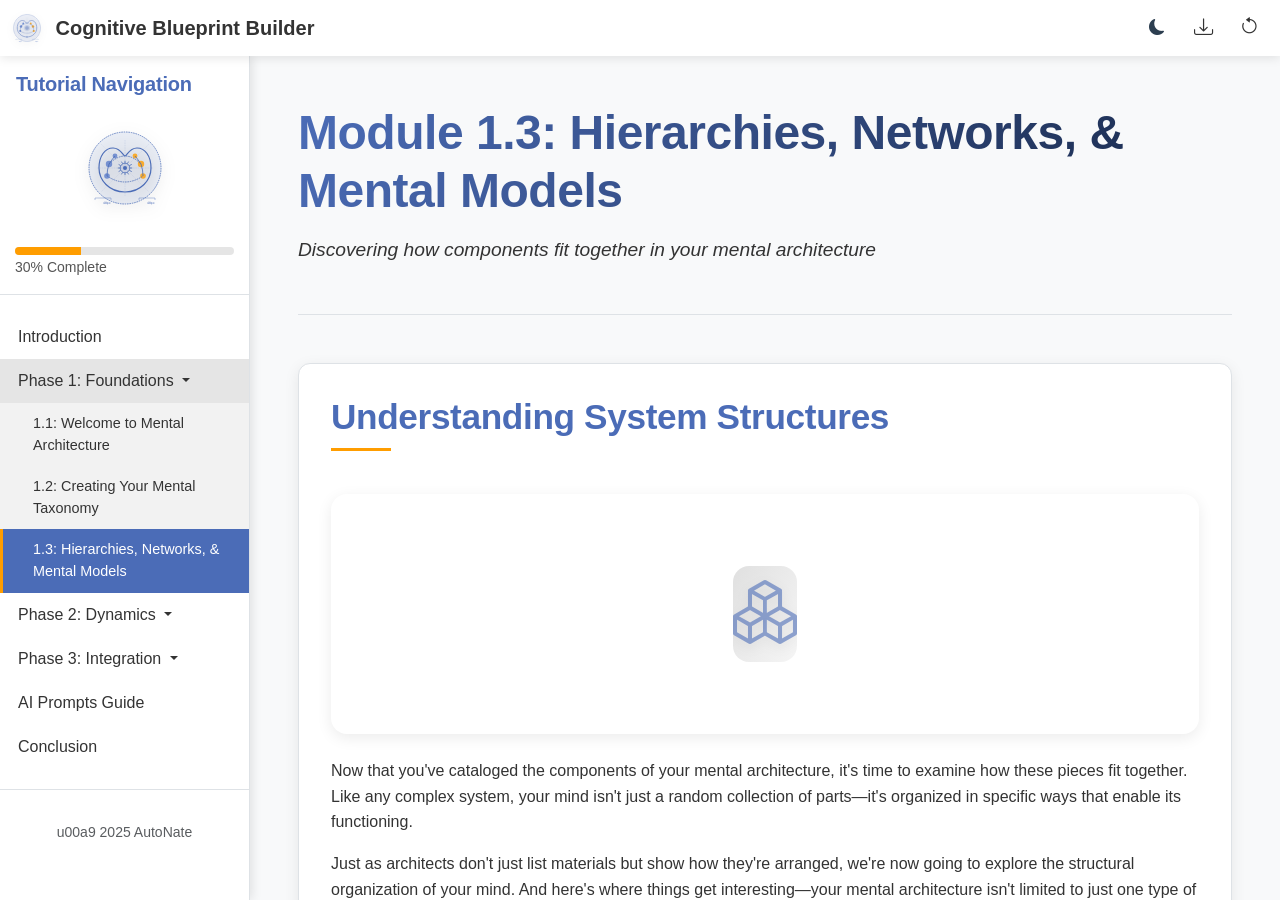
<file: module1-3.html>
<!DOCTYPE html>
<html lang="en">
<head>
    <meta charset="UTF-8">
    <meta name="viewport" content="width=device-width, initial-scale=1.0">
    <title>Module 1.3: Hierarchies, Networks, & Mental Models | Cognitive Blueprint Builder</title>
    
    <!-- Bootstrap 5 CSS -->
    <link href="https://cdn.jsdelivr.net/npm/bootstrap@5.3.0/dist/css/bootstrap.min.css" rel="stylesheet">
    
    <!-- Bootstrap Icons -->
    <link rel="stylesheet" href="https://cdn.jsdelivr.net/npm/bootstrap-icons@1.10.0/font/bootstrap-icons.css">
    
    <!-- Custom CSS -->
    <link rel="stylesheet" href="css/main.css">
    <link rel="stylesheet" href="css/components/navigation.css">
    <link rel="stylesheet" href="css/components/theme.css">
    <link rel="stylesheet" href="css/components/export.css">
    <link rel="stylesheet" href="css/components/logo.css">
    <link rel="stylesheet" href="css/pages/module.css">
    <link rel="stylesheet" href="css/pages/module1-3.css">
    <!-- Fixes for SVG and carousel styling -->
    <link rel="stylesheet" href="css/fixes.css">
    <!-- Sora Image Gallery styling -->
    <link rel="stylesheet" href="css/sora-gallery.css">
    
    <!-- Favicon -->
    <link rel="icon" href="assets/images/favicon.ico">
</head>
<body>
    <!-- Mobile Navigation Bar -->
    <nav class="navbar navbar-expand-lg navbar-light fixed-top">
        <div class="container-fluid">
            <button class="navbar-toggler border-0" type="button" id="sidebarToggle">
                <span class="navbar-toggler-icon"></span>
            </button>
            <a class="navbar-brand" href="index.html">
                <img src="assets/images/logo.svg" width="30" height="30" alt="Cognitive Blueprint Builder Logo" class="d-inline-block align-top">
                <span class="ms-2 d-none d-sm-inline-block">Cognitive Blueprint Builder</span>
            </a>
            <div class="d-flex align-items-center">
                <button class="btn theme-toggle-btn" id="themeToggle">
                    <i class="bi bi-sun-fill light-icon"></i>
                    <i class="bi bi-moon-fill dark-icon"></i>
                </button>
                <button class="btn export-btn ms-2" id="exportBtn">
                    <i class="bi bi-download"></i>
                </button>
                <button class="btn restart-btn ms-2" id="restartBtn">
                    <i class="bi bi-arrow-counterclockwise"></i>
                </button>
            </div>
        </div>
    </nav>

    <!-- Sidebar and Main Content -->
    <div class="wrapper">
        <!-- Sidebar Navigation -->
        <nav id="sidebar">
            <div class="sidebar-header">
                <h5>Tutorial Navigation</h5>
                <button type="button" id="sidebarCollapseIn" class="btn">
                    <i class="bi bi-x"></i>
                </button>
            </div>
            <a href="index.html" class="d-block text-center mb-4">
                <img src="assets/images/logo.svg" class="sidebar-logo" alt="Cognitive Blueprint Builder Logo">
            </a>
            <div class="progress-indicator">
                <div class="progress">
                    <div class="progress-bar" role="progressbar" style="width: 30%" aria-valuenow="30" aria-valuemin="0" aria-valuemax="100"></div>
                </div>
                <small class="text-muted progress-text">30% Complete</small>
            </div>
            <ul class="list-unstyled components">
                <li>
                    <a href="index.html">Introduction</a>
                </li>
                <!-- Phase 1 -->
                <li>
                    <a href="#phase1Submenu" data-bs-toggle="collapse" aria-expanded="false" class="dropdown-toggle">
                        Phase 1: Foundations
                    </a>
                    <ul class="collapse list-unstyled show" id="phase1Submenu">
                        <li>
                            <a href="module1-1.html">1.1: Welcome to Mental Architecture</a>
                        </li>
                        <li>
                            <a href="module1-2.html">1.2: Creating Your Mental Taxonomy</a>
                        </li>
                        <li class="active">
                            <a href="module1-3.html">1.3: Hierarchies, Networks, & Mental Models</a>
                        </li>
                    </ul>
                </li>
                <!-- Phase 2 -->
                <li>
                    <a href="#phase2Submenu" data-bs-toggle="collapse" aria-expanded="false" class="dropdown-toggle">
                        Phase 2: Dynamics
                    </a>
                    <ul class="collapse list-unstyled" id="phase2Submenu">
                        <li>
                            <a href="module2-1.html">2.1: Understanding Mental Resources</a>
                        </li>
                        <li>
                            <a href="module2-2.html">2.2: Resource Flows and Exchanges</a>
                        </li>
                        <li>
                            <a href="module2-3.html">2.3: Cycles, Leaks, and Generators</a>
                        </li>
                    </ul>
                </li>
                <!-- Phase 3 -->
                <li>
                    <a href="#phase3Submenu" data-bs-toggle="collapse" aria-expanded="false" class="dropdown-toggle">
                        Phase 3: Integration
                    </a>
                    <ul class="collapse list-unstyled" id="phase3Submenu">
                        <li>
                            <a href="module3-1.html">3.1: Creating Your Unified Mental Resource Map</a>
                        </li>
                        <li>
                            <a href="module3-2.html">3.2: High-Leverage Points and Optimization</a>
                        </li>
                        <li>
                            <a href="module3-3.html">3.3: From Map to Action</a>
                        </li>
                    </ul>
                </li>
                <!-- Additional Pages -->
                <li>
                    <a href="ai-prompts.html">AI Prompts Guide</a>
                </li>
                <li>
                    <a href="conclusion.html">Conclusion</a>
                </li>
            </ul>
            <div class="sidebar-footer">
                <p class="small text-muted">u00a9 2025 AutoNate</p>
            </div>
        </nav>

        <!-- Page Content -->
        <div id="content">
            <!-- Overlay for sidebar on mobile -->
            <div class="overlay"></div>
            
            <!-- Main Content Area -->
            <div class="container-fluid px-md-5 py-5">
                <!-- Module Content -->
                <section class="module-section">
                    <div class="module-header mb-5">
                        <h1 class="display-5 fw-bold mb-3">Module 1.3: Hierarchies, Networks, & Mental Models</h1>
                        <p class="lead fst-italic">Discovering how components fit together in your mental architecture</p>
                    </div>
                    
                    <div class="content-card mb-5">
                        <h2 class="section-header">Understanding System Structures</h2>
                        
                        <!-- Opening Sora Image -->
                        <div class="sora-image-container full-width fade-in-up" data-delay="0.2">
                            <div class="sora-placeholder">
                                <i class="bi bi-boxes placeholder-icon"></i>
                            </div>
                            <div class="sora-caption">
                                <h4>Multiple Structural Views</h4>
                                <p>Same components organizing into hierarchy, network, and model arrangements</p>
                            </div>
                        </div>
                        
                        <p>Now that you've cataloged the components of your mental architecture, it's time to examine how these pieces fit together. Like any complex system, your mind isn't just a random collection of parts—it's organized in specific ways that enable its functioning.</p>
                        
                        <p>Just as architects don't just list materials but show how they're arranged, we're now going to explore the structural organization of your mind. And here's where things get interesting—your mental architecture isn't limited to just one type of structure. Instead, it operates simultaneously as:</p>
                        
                        <ul class="structure-list">
                            <li><i class="bi bi-diagram-3"></i><strong>A hierarchy</strong> of nested systems</li>
                            <li><i class="bi bi-share"></i><strong>A network</strong> of interconnected nodes</li>
                            <li><i class="bi bi-grid-3x3"></i><strong>A collection</strong> of operating mental models</li>
                        </ul>
                        
                        <p>Think of these as different "views" of the same system—like looking at a building through its blueprint, electrical wiring diagram, and plumbing schematic all at once. Each reveals different but complementary aspects of the same structure.</p>
                    </div>
                    
                    <!-- Hierarchical Structures Section -->
                    <div class="content-card mb-5">
                        <h2 class="section-header">Hierarchical Structures: The Mind's Organization Chart</h2>
                        
                        <!-- Hierarchy Visualization -->
                        <div class="sora-image-container full-width mb-4">
                            <div class="sora-placeholder">
                                <i class="bi bi-diagram-3-fill placeholder-icon"></i>
                            </div>
                            <div class="sora-caption">
                                <h4>Expandable Hierarchy Visualization</h4>
                                <p>Interactive tool showing nested mental components and their relationships</p>
                            </div>
                        </div>
                        
                        <p>Hierarchies are like the org chart of your mental operations—showing which components contain or control others. Some examples of mental hierarchies include:</p>
                        
                        <div class="row">
                            <div class="col-md-6 mb-4">
                                <div class="structure-visual hierarchy">
                                    <h4><i class="bi bi-heart me-2"></i>Value Hierarchies</h4>
                                    <p>Which values take precedence over others when they conflict?</p>
                                </div>
                            </div>
                            <div class="col-md-6 mb-4">
                                <div class="structure-visual hierarchy">
                                    <h4><i class="bi bi-building me-2"></i>Belief Systems</h4>
                                    <p>How do core beliefs give rise to derivative beliefs?</p>
                                </div>
                            </div>
                            <div class="col-md-6 mb-4">
                                <div class="structure-visual hierarchy">
                                    <h4><i class="bi bi-bullseye me-2"></i>Goal Hierarchies</h4>
                                    <p>How do your ultimate aims break down into objectives, projects, and tasks?</p>
                                </div>
                            </div>
                            <div class="col-md-6 mb-4">
                                <div class="structure-visual hierarchy">
                                    <h4><i class="bi bi-person-badge me-2"></i>Identity Structures</h4>
                                    <p>How do different aspects of your self-concept relate to each other?</p>
                                </div>
                            </div>
                        </div>
                        
                        <p>Mapping your mental hierarchies reveals power dynamics within your own mind. For instance, discovering that your "need to be right" consistently outranks your "desire to learn" in your value hierarchy might explain some stubborn patterns in your life.</p>
                        
                        <div class="alert alert-primary">
                            <i class="bi bi-lightbulb-fill me-2"></i>
                            <strong>Pro tip:</strong> Look for what sits at the top of your various hierarchies—these are often your mind's "executives" with outsized influence on everything below them.
                        </div>
                        
                        <!-- Hierarchical Executive Visual -->
                        <div class="sora-image-container full-width mb-4">
                            <div class="sora-placeholder">
                                <i class="bi bi-people-fill placeholder-icon"></i>
                            </div>
                            <div class="sora-caption">
                                <h4>Mental Hierarchy Example</h4>
                                <p>Hierarchical breakdown with executives, middle managers, and worker level elements</p>
                            </div>
                        </div>
                    </div>
                    
                    <!-- Network Structures Section -->
                    <div class="content-card mb-5">
                        <h2 class="section-header">Network Structures: The Mind's Social Web</h2>
                        
                        <!-- Network Visualization -->
                        <div class="sora-image-container full-width mb-4">
                            <div class="sora-placeholder">
                                <i class="bi bi-share-fill placeholder-icon"></i>
                            </div>
                            <div class="sora-caption">
                                <h4>Network Visualization Tool</h4>
                                <p>Interactive tool with node and connection manipulation</p>
                            </div>
                        </div>
                        
                        <p>While hierarchies show containment and control, networks reveal connections and influence. Your mental architecture is also a vast network where components are linked in complex ways.</p>
                        
                        <p>Consider how:</p>
                        
                        <ul class="structure-list">
                            <li><i class="bi bi-lightning"></i>A specific thought might trigger several emotions simultaneously</li>
                            <li><i class="bi bi-clock-history"></i>An emotion might activate related memories</li>
                            <li><i class="bi bi-arrow-repeat"></i>A belief might strengthen some habits while inhibiting others</li>
                            <li><i class="bi bi-filter-square"></i>A value might influence which thoughts you tend to dwell on</li>
                        </ul>
                        
                        <p>Mapping these connections reveals the "social dynamics" of your mental components—how they communicate, influence, and relate to each other. Sometimes the most interesting insights come from discovering unexpected connections, like how a seemingly minor habit might be directly linked to a core value.</p>
                        
                        <!-- Network Animation -->
                        <div class="sora-image-container full-width mb-4">
                            <div class="sora-placeholder">
                                <i class="bi bi-activity placeholder-icon"></i>
                            </div>
                            <div class="sora-caption">
                                <h4>Network Activation Flow</h4>
                                <p>Animated example showing how activation spreads through a mental network</p>
                            </div>
                        </div>
                        
                        <p>Pay special attention to highly connected nodes (hubs) in your mental network—these "popular" components often have disproportionate influence over your entire system.</p>
                    </div>
                    
                    <!-- Mental Models Section -->
                    <div class="content-card mb-5">
                        <h2 class="section-header">Mental Models: The Mind's Operating Systems</h2>
                        
                        <!-- Mental Model Explorer -->
                        <div class="sora-image-container full-width mb-4">
                            <div class="sora-placeholder">
                                <i class="bi bi-grid-3x3-gap placeholder-icon"></i>
                            </div>
                            <div class="sora-caption">
                                <h4>Mental Model Explorer</h4>
                                <p>Interactive tool with examples and applications of different mental models</p>
                            </div>
                        </div>
                        
                        <p>If components are the parts and structures show their arrangement, mental models are the operational patterns that determine how your system actually runs.</p>
                        
                        <p>A mental model is essentially a representation of how something works—a simplified version of reality that helps you make sense of complex situations. We all have hundreds of these running in our minds, often without realizing it.</p>
                        
                        <p>Some common mental models include:</p>
                        
                        <div class="row mt-4">
                            <div class="col-md-6 mb-3">
                                <div class="model-type cause-effect">
                                    <h5><i class="bi bi-arrow-right"></i>Cause and Effect</h5>
                                    <p>"If X, then Y"</p>
                                </div>
                            </div>
                            <div class="col-md-6 mb-3">
                                <div class="model-type zero-sum">
                                    <h5><i class="bi bi-distribute-vertical"></i>Zero-sum Thinking</h5>
                                    <p>"If you win, I lose"</p>
                                </div>
                            </div>
                            <div class="col-md-6 mb-3">
                                <div class="model-type growth">
                                    <h5><i class="bi bi-graph-up-arrow"></i>Growth Mindset</h5>
                                    <p>"Abilities can be developed through effort"</p>
                                </div>
                            </div>
                            <div class="col-md-6 mb-3">
                                <div class="model-type systems">
                                    <h5><i class="bi bi-diagram-3"></i>Systems Thinking</h5>
                                    <p>"Everything is connected in feedback loops"</p>
                                </div>
                            </div>
                            <div class="col-md-6 mb-3">
                                <div class="model-type probability">
                                    <h5><i class="bi bi-percent"></i>Probabilistic Thinking</h5>
                                    <p>"Nothing is certain, only more or less likely"</p>
                                </div>
                            </div>
                        </div>
                        
                        <!-- Mental Model Illustration -->
                        <div class="sora-image-container full-width mb-4">
                            <div class="sora-placeholder">
                                <i class="bi bi-eyeglasses placeholder-icon"></i>
                            </div>
                            <div class="sora-caption">
                                <h4>Mental Model Filters</h4>
                                <p>Illustration showing how the same situation is processed differently through different mental models</p>
                            </div>
                        </div>
                        
                        <p>These models act like interpretive filters, shaping how you perceive, think about, and respond to the world. The models you use most frequently become your default operating systems—running automatically in the background and influencing everything you do.</p>
                        
                        <p>Identifying your dominant mental models is like discovering which software is currently installed and running on your mental computer. Some of these programs may be serving you brilliantly, while others might be outdated, buggy, or poorly suited to your current needs.</p>
                    </div>
                    
                    <!-- Mental Archaeology Exercise -->
                    <div class="content-card mb-5">
                        <h2 class="section-header">The Mental Archaeology Exercise</h2>
                        
                        <!-- Exercise Tool Visual -->
                        <div class="sora-image-container full-width mb-4">
                            <div class="sora-placeholder">
                                <i class="bi bi-shovel placeholder-icon"></i>
                            </div>
                            <div class="sora-caption">
                                <h4>Mental Archaeology Tool</h4>
                                <p>Guided excavation tool for uncovering deeper mental structures</p>
                            </div>
                        </div>
                        
                        <p>Now it's time to dig beneath the surface of your conscious awareness to uncover the structures that shape your mental landscape. Like an archaeological expedition, we're looking for foundations that may have been buried over time but continue to influence what's built on top of them.</p>
                        
                        <div class="archaeology-exercise">
                            <h4><i class="bi bi-geo-alt me-2"></i>Exploring Your Mental Structures</h4>
                            <p>In this exercise, you'll explore:</p>
                            
                            <div class="exercise-step" data-step="1">
                                <strong>Your deepest hierarchies</strong> - What ultimately calls the shots in your mental kingdom?
                            </div>
                            
                            <div class="exercise-step" data-step="2">
                                <strong>Your most influential network connections</strong> - Which pathways are superhighways versus seldom-traveled backroads?
                            </div>
                            
                            <div class="exercise-step" data-step="3">
                                <strong>Your dominant mental models</strong> - Which interpretive frameworks do you rely on most heavily?
                            </div>
                            
                            <h5 class="mt-4">How it works:</h5>
                            <p>Follow the guided questions in each section, answering as honestly as possible. As you proceed, watch your personal structural map take shape, revealing the architecture that underpins your conscious experience.</p>
                        </div>
                        
                        <!-- Guided Question Sequence Visual -->
                        <div class="sora-image-container full-width mb-4">
                            <div class="sora-placeholder">
                                <i class="bi bi-list-check placeholder-icon"></i>
                            </div>
                            <div class="sora-caption">
                                <h4>Guided Question Sequence</h4>
                                <p>Interactive visualization that builds as user progresses through questions</p>
                            </div>
                        </div>
                    </div>
                    
                    <!-- Creating Your Baseline Structural Map -->
                    <div class="content-card mb-5">
                        <h2 class="section-header">Creating Your Baseline Structural Map</h2>
                        
                        <!-- Structure Visualizer -->
                        <div class="sora-image-container full-width mb-4">
                            <div class="sora-placeholder">
                                <i class="bi bi-layers-half placeholder-icon"></i>
                            </div>
                            <div class="sora-caption">
                                <h4>Structure Visualizer</h4>
                                <p>Interactive tool with toggle between different structural views</p>
                            </div>
                        </div>
                        
                        <p>Congratulations! You've now mapped the three fundamental structural aspects of your mental architecture:</p>
                        
                        <ul class="structure-list">
                            <li><i class="bi bi-check2-circle"></i>The hierarchical organization of your mental components</li>
                            <li><i class="bi bi-check2-circle"></i>The network connections between these components</li>
                            <li><i class="bi bi-check2-circle"></i>The mental models that operate within your system</li>
                        </ul>
                        
                        <p>Together, these form a comprehensive baseline map of your mental structure—a crucial reference point as we move forward. This map reveals not just what exists in your mind, but how it's all organized.</p>
                        
                        <p>Take some time to explore this map. Zoom in on areas of interest, toggle between different views, and note any patterns, surprises, or questions that arise. This exploration isn't just idle curiosity—it's developing your awareness as a consciousness engineer.</p>
                        
                        <div class="alert alert-primary">
                            <i class="bi bi-lightbulb-fill me-2"></i>
                            <strong>Pro tip:</strong> Save a copy of this baseline map! As you begin making changes to your mental architecture, you'll want to refer back to this original blueprint to track your progress.
                        </div>
                    </div>
                    
                    <!-- From Structure to Flow -->
                    <div class="content-card mb-5">
                        <h2 class="section-header">From Structure to Flow</h2>
                        
                        <p>With your structural map in hand, you've completed the first major phase of creating your mental architecture blueprint. You now have a clear picture of what exists in your mind and how it's organized.</p>
                        
                        <p>But a complete blueprint needs more than just structure—it needs to show how resources flow through the system. That's where we're headed next.</p>
                        
                        <p>Just as an architect needs to understand both the structural framework of a building AND the flow of electricity, water, and air through that structure, you're about to map the movement of resources through your mental architecture.</p>
                        
                        <p>Ready to see your mind in motion? Let's dive into Phase 2!</p>
                        
                        <div class="text-center mt-5">
                            <a href="module2-1.html" class="btn btn-primary btn-lg">Continue to Phase 2:<br>Understanding Mental Resources</a>
                        </div>
                    </div>

                    <!-- Navigation Buttons -->
                    <div class="module-navigation d-flex justify-content-between">
                        <a href="module1-2.html" class="btn btn-outline-primary">
                            <i class="bi bi-arrow-left me-2"></i> Back to Module 1.2
                        </a>
                        <a href="module2-1.html" class="btn btn-primary">
                            Next: Understanding Mental Resources <i class="bi bi-arrow-right ms-2"></i>
                        </a>
                    </div>
                </section>
            </div>
            
            <!-- Footer -->
            <footer class="mt-auto py-3">
                <div class="container">
                    <div class="row">
                        <div class="col-md-6">
                            <p class="mb-0">u00a9 2025 AutoNate - Cognitive Blueprint Builder</p>
                        </div>
                        <div class="col-md-6 text-md-end">
                            <p class="mb-0">
                                <a href="#" class="text-decoration-none">Privacy Policy</a> | 
                                <a href="#" class="text-decoration-none">Terms of Use</a>
                            </p>
                        </div>
                    </div>
                </div>
            </footer>
        </div>
    </div>

    <!-- Modals -->
    <!-- Restart Confirmation Modal -->
    <div class="modal fade" id="restartModal" tabindex="-1" aria-labelledby="restartModalLabel" aria-hidden="true">
        <div class="modal-dialog">
            <div class="modal-content">
                <div class="modal-header">
                    <h5 class="modal-title" id="restartModalLabel">Restart Tutorial</h5>
                    <button type="button" class="btn-close" data-bs-dismiss="modal" aria-label="Close"></button>
                </div>
                <div class="modal-body">
                    <p>Are you sure you want to restart the tutorial? This will clear all your saved progress and responses.</p>
                    <p class="text-danger"><strong>This action cannot be undone.</strong></p>
                </div>
                <div class="modal-footer">
                    <button type="button" class="btn btn-secondary" data-bs-dismiss="modal">Cancel</button>
                    <button type="button" class="btn btn-danger" id="confirmRestart">Yes, Restart</button>
                </div>
            </div>
        </div>
    </div>

    <!-- Export Modal -->
    <div class="modal fade" id="exportModal" tabindex="-1" aria-labelledby="exportModalLabel" aria-hidden="true">
        <div class="modal-dialog">
            <div class="modal-content">
                <div class="modal-header">
                    <h5 class="modal-title" id="exportModalLabel">Export Your Progress</h5>
                    <button type="button" class="btn-close" data-bs-dismiss="modal" aria-label="Close"></button>
                </div>
                <div class="modal-body">
                    <p>What would you like to export?</p>
                    <div class="form-check mb-2">
                        <input class="form-check-input" type="radio" name="exportOption" id="exportCurrent" value="current" checked>
                        <label class="form-check-label" for="exportCurrent">
                            Current module only
                        </label>
                    </div>
                    <div class="form-check mb-2">
                        <input class="form-check-input" type="radio" name="exportOption" id="exportAll" value="all">
                        <label class="form-check-label" for="exportAll">
                            All completed modules
                        </label>
                    </div>
                    <div class="form-check mb-2">
                        <input class="form-check-input" type="radio" name="exportOption" id="exportAI" value="ai">
                        <label class="form-check-label" for="exportAI">
                            AI Prompts for my data
                        </label>
                    </div>
                </div>
                <div class="modal-footer">
                    <button type="button" class="btn btn-secondary" data-bs-dismiss="modal">Cancel</button>
                    <button type="button" class="btn btn-primary" id="confirmExport">Export as PDF</button>
                </div>
            </div>
        </div>
    </div>

    <!-- jQuery -->
    <script src="https://code.jquery.com/jquery-3.6.4.min.js"></script>
    
    <!-- Bootstrap 5 JS Bundle with Popper -->
    <script src="https://cdn.jsdelivr.net/npm/bootstrap@5.3.0/dist/js/bootstrap.bundle.min.js"></script>
    
    <!-- GSAP for animations -->
    <script src="https://cdnjs.cloudflare.com/ajax/libs/gsap/3.11.4/gsap.min.js"></script>
    
    <!-- Custom JS -->
    <script src="js/components/navigation.js"></script>
    <script src="js/components/theme.js"></script>
    <script src="js/components/export.js"></script>
    <script src="js/components/dataManager.js"></script>
    <script src="js/pages/module1-3.js"></script>
    <script src="js/main.js"></script>
</body>
</html>
</file>
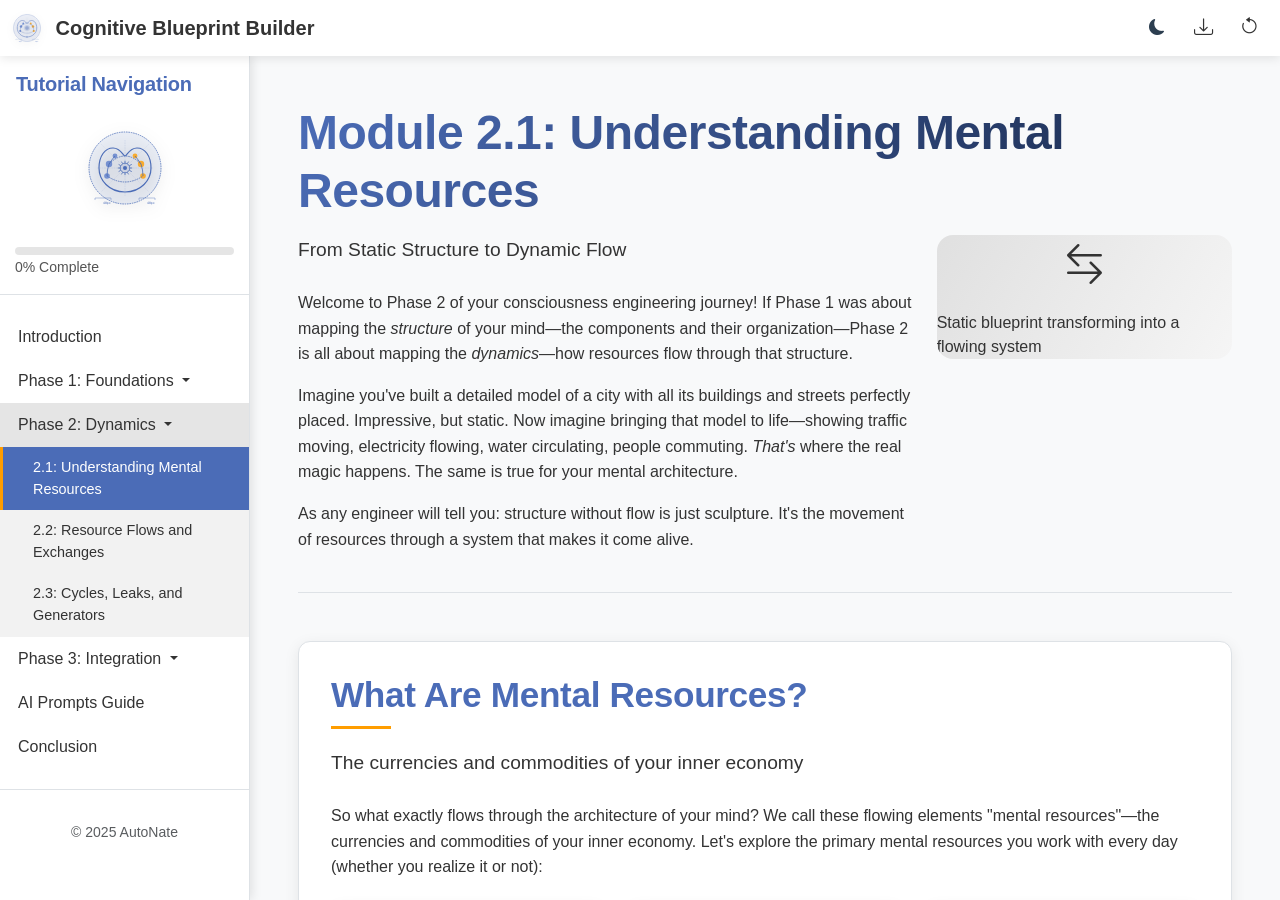
<file: module2-1.html>
<!DOCTYPE html>
<html lang="en">
<head>
    <meta charset="UTF-8">
    <meta name="viewport" content="width=device-width, initial-scale=1.0">
    <title>Module 2.1: Understanding Mental Resources | Cognitive Blueprint Builder</title>
    
    <!-- Bootstrap 5 CSS -->
    <link href="https://cdn.jsdelivr.net/npm/bootstrap@5.3.0/dist/css/bootstrap.min.css" rel="stylesheet">
    
    <!-- Bootstrap Icons -->
    <link rel="stylesheet" href="https://cdn.jsdelivr.net/npm/bootstrap-icons@1.10.0/font/bootstrap-icons.css">
    
    <!-- Custom CSS -->
    <link rel="stylesheet" href="css/main.css">
    <link rel="stylesheet" href="css/components/navigation.css">
    <link rel="stylesheet" href="css/components/theme.css">
    <link rel="stylesheet" href="css/components/export.css">
    <link rel="stylesheet" href="css/components/logo.css">
    <link rel="stylesheet" href="css/pages/module.css">
    <link rel="stylesheet" href="css/pages/module2-1.css">
    <!-- Fixes for SVG and carousel styling -->
    <link rel="stylesheet" href="css/fixes.css">
    <!-- Sora Image Gallery styling -->
    <link rel="stylesheet" href="css/sora-gallery.css">
    
    <!-- Favicon -->
    <link rel="icon" href="assets/images/favicon.ico">
</head>
<body>
    <!-- Mobile Navigation Bar -->
    <nav class="navbar navbar-expand-lg navbar-light fixed-top">
        <div class="container-fluid">
            <button class="navbar-toggler border-0" type="button" id="sidebarToggle">
                <span class="navbar-toggler-icon"></span>
            </button>
            <a class="navbar-brand" href="index.html">
                <img src="assets/images/logo.svg" width="30" height="30" alt="Cognitive Blueprint Builder Logo" class="d-inline-block align-top">
                <span class="ms-2 d-none d-sm-inline-block">Cognitive Blueprint Builder</span>
            </a>
            <div class="d-flex align-items-center">
                <button class="btn theme-toggle-btn" id="themeToggle">
                    <i class="bi bi-sun-fill light-icon"></i>
                    <i class="bi bi-moon-fill dark-icon"></i>
                </button>
                <button class="btn export-btn ms-2" id="exportBtn">
                    <i class="bi bi-download"></i>
                </button>
                <button class="btn restart-btn ms-2" id="restartBtn">
                    <i class="bi bi-arrow-counterclockwise"></i>
                </button>
            </div>
        </div>
    </nav>

    <!-- Sidebar and Main Content -->
    <div class="wrapper">
        <!-- Sidebar Navigation -->
        <nav id="sidebar">
            <div class="sidebar-header">
                <h5>Tutorial Navigation</h5>
                <button type="button" id="sidebarCollapseIn" class="btn">
                    <i class="bi bi-x"></i>
                </button>
            </div>
            <a href="index.html" class="d-block text-center mb-4">
                <img src="assets/images/logo.svg" class="sidebar-logo" alt="Cognitive Blueprint Builder Logo">
            </a>
            <div class="progress-indicator">
                <div class="progress">
                    <div class="progress-bar" role="progressbar" style="width: 40%" aria-valuenow="40" aria-valuemin="0" aria-valuemax="100"></div>
                </div>
                <small class="text-muted progress-text">40% Complete</small>
            </div>
            <ul class="list-unstyled components">
                <li>
                    <a href="index.html">Introduction</a>
                </li>
                <!-- Phase 1 -->
                <li>
                    <a href="#phase1Submenu" data-bs-toggle="collapse" aria-expanded="false" class="dropdown-toggle">
                        Phase 1: Foundations
                    </a>
                    <ul class="collapse list-unstyled" id="phase1Submenu">
                        <li>
                            <a href="module1-1.html">1.1: Welcome to Mental Architecture</a>
                        </li>
                        <li>
                            <a href="module1-2.html">1.2: Creating Your Mental Taxonomy</a>
                        </li>
                        <li>
                            <a href="module1-3.html">1.3: Hierarchies, Networks, & Mental Models</a>
                        </li>
                    </ul>
                </li>
                <!-- Phase 2 -->
                <li class="active">
                    <a href="#phase2Submenu" data-bs-toggle="collapse" aria-expanded="true" class="dropdown-toggle">
                        Phase 2: Dynamics
                    </a>
                    <ul class="collapse list-unstyled show" id="phase2Submenu">
                        <li class="active">
                            <a href="module2-1.html" class="active">2.1: Understanding Mental Resources</a>
                        </li>
                        <li>
                            <a href="module2-2.html">2.2: Resource Flows and Exchanges</a>
                        </li>
                        <li>
                            <a href="module2-3.html">2.3: Cycles, Leaks, and Generators</a>
                        </li>
                    </ul>
                </li>
                <!-- Phase 3 -->
                <li>
                    <a href="#phase3Submenu" data-bs-toggle="collapse" aria-expanded="false" class="dropdown-toggle">
                        Phase 3: Integration
                    </a>
                    <ul class="collapse list-unstyled" id="phase3Submenu">
                        <li>
                            <a href="module3-1.html">3.1: Creating Your Unified Mental Resource Map</a>
                        </li>
                        <li>
                            <a href="module3-2.html">3.2: High-Leverage Points and Optimization</a>
                        </li>
                        <li>
                            <a href="module3-3.html">3.3: From Map to Action</a>
                        </li>
                    </ul>
                </li>
                <!-- Additional Pages -->
                <li>
                    <a href="ai-prompts.html">AI Prompts Guide</a>
                </li>
                <li>
                    <a href="conclusion.html">Conclusion</a>
                </li>
            </ul>
            <div class="sidebar-footer">
                <p class="small text-muted">&copy; 2025 AutoNate</p>
            </div>
        </nav>

        <!-- Page Content -->
        <div id="content">
            <!-- Overlay for sidebar on mobile -->
            <div class="overlay"></div>
            
            <!-- Main Content Area -->
            <div class="container-fluid px-md-5 py-5">
                <!-- Module Content -->
                <section class="module-section">
                    <div class="module-header mb-5">
                        <h1 class="display-5 fw-bold mb-3">Module 2.1: Understanding Mental Resources</h1>
                        <div class="row">
                            <div class="col-md-8">
                                <p class="lead">From Static Structure to Dynamic Flow</p>
                                <p>Welcome to Phase 2 of your consciousness engineering journey! If Phase 1 was about mapping the <em>structure</em> of your mind—the components and their organization—Phase 2 is all about mapping the <em>dynamics</em>—how resources flow through that structure.</p>
                                <p>Imagine you've built a detailed model of a city with all its buildings and streets perfectly placed. Impressive, but static. Now imagine bringing that model to life—showing traffic moving, electricity flowing, water circulating, people commuting. <em>That's</em> where the real magic happens. The same is true for your mental architecture.</p>
                                <p>As any engineer will tell you: structure without flow is just sculpture. It's the movement of resources through a system that makes it come alive.</p>
                            </div>
                            <div class="col-md-4">
                                <div class="sora-container" data-animation="blueprint-to-flow">
                                    <div class="sora-placeholder d-flex flex-column align-items-center justify-content-center">
                                        <i class="bi bi-arrow-left-right fs-1 mb-3"></i>
                                        <span>Static blueprint transforming into a flowing system</span>
                                    </div>
                                </div>
                            </div>
                        </div>
                    </div>

                    <!-- What Are Mental Resources? -->
                    <div class="content-card mb-5">
                        <h2 class="section-header">What Are Mental Resources?</h2>
                        <p class="lead">The currencies and commodities of your inner economy</p>
                        
                        <p>So what exactly flows through the architecture of your mind? We call these flowing elements "mental resources"—the currencies and commodities of your inner economy. Let's explore the primary mental resources you work with every day (whether you realize it or not):</p>
                        
                        <div class="row mt-4">
                            <div class="col-md-4 mb-4">
                                <div class="flip-card attention" id="attention-card">
                                    <div class="flip-card-inner">
                                        <div class="flip-card-front">
                                            <i class="bi bi-bullseye"></i>
                                            <h4>Attention</h4>
                                            <p>The spotlight of your awareness</p>
                                        </div>
                                        <div class="flip-card-back">
                                            <h5>Attention</h5>
                                            <p>Perhaps your most valuable and limited resource. The spotlight of your awareness.</p>
                                            <ul>
                                                <li>Like actual currency, you can only spend it once</li>
                                                <li>When you say "I can't focus," you're essentially saying "I'm experiencing an attention liquidity crisis"</li>
                                                <li>Quality varies dramatically—from laser-focused to scattered</li>
                                            </ul>
                                        </div>
                                    </div>
                                </div>
                            </div>
                            
                            <div class="col-md-4 mb-4">
                                <div class="flip-card energy" id="energy-card">
                                    <div class="flip-card-inner">
                                        <div class="flip-card-front">
                                            <i class="bi bi-lightning-charge"></i>
                                            <h4>Energy</h4>
                                            <p>The fuel for mental operations</p>
                                        </div>
                                        <div class="flip-card-back">
                                            <h5>Energy</h5>
                                            <p>The fuel that powers your mental operations.</p>
                                            <ul>
                                                <li>Comes in multiple forms: physical vitality, emotional enthusiasm, intellectual engagement</li>
                                                <li>Fluctuates naturally throughout the day</li>
                                                <li>Can be depleted by certain activities and replenished by others</li>
                                            </ul>
                                        </div>
                                    </div>
                                </div>
                            </div>
                            
                            <div class="col-md-4 mb-4">
                                <div class="flip-card willpower" id="willpower-card">
                                    <div class="flip-card-inner">
                                        <div class="flip-card-front">
                                            <i class="bi bi-shield-shaded"></i>
                                            <h4>Willpower</h4>
                                            <p>The force behind voluntary actions</p>
                                        </div>
                                        <div class="flip-card-back">
                                            <h5>Willpower</h5>
                                            <p>The force that enables voluntary action and resistance to impulses.</p>
                                            <ul>
                                                <li>Functions like a muscle—can strengthen with training but fatigues with use</li>
                                                <li>Seems to draw on limited reserves that deplete throughout the day</li>
                                                <li>Often the bottleneck in personal change efforts</li>
                                            </ul>
                                        </div>
                                    </div>
                                </div>
                            </div>
                        </div>
                        
                        <div class="row mt-2">
                            <div class="col-md-4 mb-4">
                                <div class="flip-card memory" id="memory-card">
                                    <div class="flip-card-inner">
                                        <div class="flip-card-front">
                                            <i class="bi bi-cpu"></i>
                                            <h4>Working Memory</h4>
                                            <p>Your mental workspace</p>
                                        </div>
                                        <div class="flip-card-back">
                                            <h5>Working Memory</h5>
                                            <p>Your mental workspace—what you can hold in mind at one time.</p>
                                            <ul>
                                                <li>Typically limited to about 4-7 items</li>
                                                <li>Critical for complex thinking and problem-solving</li>
                                                <li>Can be expanded through techniques like chunking and externalization</li>
                                            </ul>
                                        </div>
                                    </div>
                                </div>
                            </div>
                            
                            <div class="col-md-4 mb-4">
                                <div class="flip-card creativity" id="creativity-card">
                                    <div class="flip-card-inner">
                                        <div class="flip-card-front">
                                            <i class="bi bi-stars"></i>
                                            <h4>Creativity</h4>
                                            <p>The generator of novel connections</p>
                                        </div>
                                        <div class="flip-card-back">
                                            <h5>Creativity</h5>
                                            <p>The ability to generate novel and useful connections.</p>
                                            <ul>
                                                <li>Fluctuates based on mood, environment, and mental state</li>
                                                <li>Can be cultivated or blocked by your mental architecture</li>
                                                <li>Often emerges when different knowledge domains interact</li>
                                            </ul>
                                        </div>
                                    </div>
                                </div>
                            </div>
                            
                            <div class="col-md-4 mb-4">
                                <div class="flip-card emotional" id="emotional-card">
                                    <div class="flip-card-inner">
                                        <div class="flip-card-front">
                                            <i class="bi bi-emoji-smile"></i>
                                            <h4>Emotional Capacity</h4>
                                            <p>Your ability to process emotions</p>
                                        </div>
                                        <div class="flip-card-back">
                                            <h5>Emotional Capacity</h5>
                                            <p>Your ability to experience, process, and regulate emotions.</p>
                                            <ul>
                                                <li>Varies widely between individuals and situations</li>
                                                <li>Can be depleted by emotional labor or difficult experiences</li>
                                                <li>Expands through practices like emotional literacy and regulation</li>
                                            </ul>
                                        </div>
                                    </div>
                                </div>
                            </div>
                        </div>
                    </div>
                    
                    <!-- Individual Differences in Resource Capacity -->
                    <div class="content-card mb-5">
                        <h2 class="section-header">Individual Differences in Resource Capacity</h2>
                        
                        <div class="row">
                            <div class="col-lg-7">
                                <p>Just as people differ in physical attributes, we also differ dramatically in our mental resource capacities. Some people naturally have:</p>
                                
                                <div class="resource-info mb-4">
                                    <div class="d-flex align-items-center mb-2">
                                        <i class="bi bi-bullseye me-2 text-primary"></i>
                                        <h5 class="mb-0">Greater attention spans</h5>
                                    </div>
                                    <p>The mental equivalent of having bigger lungs</p>
                                </div>
                                
                                <div class="resource-info mb-4">
                                    <div class="d-flex align-items-center mb-2">
                                        <i class="bi bi-lightning-charge me-2 text-primary"></i>
                                        <h5 class="mb-0">Higher baseline energy levels</h5>
                                    </div>
                                    <p>Like having a more efficient metabolism</p>
                                </div>
                                
                                <div class="resource-info mb-4">
                                    <div class="d-flex align-items-center mb-2">
                                        <i class="bi bi-shield-shaded me-2 text-primary"></i>
                                        <h5 class="mb-0">Stronger willpower reserves</h5>
                                    </div>
                                    <p>The psychological equivalent of greater muscle mass</p>
                                </div>
                                
                                <div class="resource-info mb-4">
                                    <div class="d-flex align-items-center mb-2">
                                        <i class="bi bi-cpu me-2 text-primary"></i>
                                        <h5 class="mb-0">More expansive working memory</h5>
                                    </div>
                                    <p>Like having a larger desk to spread out your work</p>
                                </div>
                            </div>
                            
                            <div class="col-lg-5">
                                <div class="sora-container" data-animation="comparison-charts">
                                    <div class="sora-placeholder d-flex flex-column align-items-center justify-content-center">
                                        <i class="bi bi-bar-chart-line fs-1 mb-3"></i>
                                        <span>Resource capacity comparison visualization</span>
                                    </div>
                                </div>
                                
                                <div class="alert alert-info mt-4">
                                    <p><strong>Remember:</strong> This isn't about judging your capacities as "good" or "bad"—it's about accurately assessing what you're working with, just as an engineer needs to know the actual properties of their materials.</p>
                                </div>
                            </div>
                        </div>
                        
                        <div class="resource-inventory mt-5">
                            <h4>Resource Inventory Assessment</h4>
                            <p>Take a moment to assess your own resource levels:</p>
                            
                            <div class="resource-indicator attention mb-3">
                                <div class="label">Attention</div>
                                <div class="bar">
                                    <div class="fill" style="width: 70%"></div>
                                </div>
                                <div class="value">7/10</div>
                            </div>
                            
                            <div class="resource-indicator energy mb-3">
                                <div class="label">Energy</div>
                                <div class="bar">
                                    <div class="fill" style="width: 60%"></div>
                                </div>
                                <div class="value">6/10</div>
                            </div>
                            
                            <div class="resource-indicator willpower mb-3">
                                <div class="label">Willpower</div>
                                <div class="bar">
                                    <div class="fill" style="width: 80%"></div>
                                </div>
                                <div class="value">8/10</div>
                            </div>
                            
                            <div class="resource-indicator memory mb-3">
                                <div class="label">Working Memory</div>
                                <div class="bar">
                                    <div class="fill" style="width: 50%"></div>
                                </div>
                                <div class="value">5/10</div>
                            </div>
                            
                            <div class="resource-indicator creativity mb-3">
                                <div class="label">Creativity</div>
                                <div class="bar">
                                    <div class="fill" style="width: 65%"></div>
                                </div>
                                <div class="value">6.5/10</div>
                            </div>
                            
                            <div class="resource-indicator emotional mb-3">
                                <div class="label">Emotional Capacity</div>
                                <div class="bar">
                                    <div class="fill" style="width: 75%"></div>
                                </div>
                                <div class="value">7.5/10</div>
                            </div>
                            
                            <p class="text-muted small mt-3"><i class="bi bi-info-circle me-1"></i> These are just example values. You can adjust them to reflect your self-assessment.</p>
                        </div>
                    </div>

                    <!-- The Dynamic Nature of Mental Resources -->
                    <div class="content-card mb-5">
                        <h2 class="section-header">The Dynamic Nature of Mental Resources</h2>
                        <p class="lead">Your mental resources aren't static—they fluctuate constantly</p>
                        
                        <div class="row mb-4">
                            <div class="col-lg-6">
                                <p>Here's something they don't teach you in productivity seminars: your mental resources aren't static—they fluctuate constantly. They have:</p>
                                
                                <div class="resource-info mb-3">
                                    <h5><i class="bi bi-clock-history me-2"></i> Daily rhythms</h5>
                                    <p>Most people experience predictable patterns of resource availability throughout the day (hello, 3 PM energy crash!)</p>
                                </div>
                                
                                <div class="resource-info mb-3">
                                    <h5><i class="bi bi-bookmark-star me-2"></i> Contextual triggers</h5>
                                    <p>Certain environments, people, or activities can suddenly increase or decrease available resources</p>
                                </div>
                                
                                <div class="resource-info mb-3">
                                    <h5><i class="bi bi-graph-down me-2"></i> Depletion curves</h5>
                                    <p>Resources tend to diminish with use, but at different rates</p>
                                </div>
                                
                                <div class="resource-info mb-3">
                                    <h5><i class="bi bi-arrow-up-circle me-2"></i> Recovery patterns</h5>
                                    <p>Each resource replenishes according to its own timeline and conditions</p>
                                </div>
                                
                                <div class="alert alert-success mt-4">
                                    <div class="d-flex">
                                        <div class="me-3">
                                            <i class="bi bi-lightbulb fs-3"></i>
                                        </div>
                                        <div>
                                            <strong>Pro tip:</strong> Start noticing when your resources naturally peak and dip throughout the day. This awareness alone can transform how you schedule your activities.
                                        </div>
                                    </div>
                                </div>
                            </div>
                            
                            <div class="col-lg-6">
                                <div class="fluctuation-chart position-relative mb-4" id="fluctuationChart">
                                    <div class="sora-container" data-animation="daily-fluctuation">
                                        <div class="sora-placeholder d-flex flex-column align-items-center justify-content-center">
                                            <i class="bi bi-activity fs-1 mb-3"></i>
                                            <span>Daily fluctuation timeline visualization</span>
                                        </div>
                                    </div>
                                </div>
                                
                                <p>Understanding these dynamics is like having the weather forecast for your mind—it allows you to plan accordingly instead of being surprised by predictable storms and clear skies.</p>
                            </div>
                        </div>
                        
                        <!-- The Physical Basis of Mental Resources -->
                        <div class="mt-5">
                            <h3>The Physical Basis of Mental Resources</h3>
                            
                            <div class="row">
                                <div class="col-md-7">
                                    <p>Though we talk about mental resources, they all have physical foundations. Your mind doesn't exist in some ethereal realm—it's an embodied process:</p>
                                    
                                    <div class="row mt-4">
                                        <div class="col-md-6">
                                            <div class="resource-card attention">
                                                <h4><i class="bi bi-bullseye"></i> Attention</h4>
                                                <p>Correlates with neural activation patterns and neurotransmitter levels</p>
                                            </div>
                                        </div>
                                        
                                        <div class="col-md-6">
                                            <div class="resource-card energy">
                                                <h4><i class="bi bi-lightning-charge"></i> Energy</h4>
                                                <p>Depends on glucose levels, mitochondrial function, and sleep quality</p>
                                            </div>
                                        </div>
                                    </div>
                                    
                                    <div class="row mt-3">
                                        <div class="col-md-6">
                                            <div class="resource-card willpower">
                                                <h4><i class="bi bi-shield-shaded"></i> Willpower</h4>
                                                <p>Draws on actual physical energy reserves and brain glucose utilization</p>
                                            </div>
                                        </div>
                                        
                                        <div class="col-md-6">
                                            <div class="resource-card memory">
                                                <h4><i class="bi bi-cpu"></i> Working Memory</h4>
                                                <p>Involves specific neural circuits in the prefrontal cortex</p>
                                            </div>
                                        </div>
                                    </div>
                                    
                                    <div class="row mt-3">
                                        <div class="col-md-6">
                                            <div class="resource-card creativity">
                                                <h4><i class="bi bi-stars"></i> Creativity</h4>
                                                <p>Relates to default mode network activation and reduced cognitive filtering</p>
                                            </div>
                                        </div>
                                        
                                        <div class="col-md-6">
                                            <div class="resource-card emotional">
                                                <h4><i class="bi bi-emoji-smile"></i> Emotional Capacity</h4>
                                                <p>Connects to autonomic nervous system function and hormonal balance</p>
                                            </div>
                                        </div>
                                    </div>
                                </div>
                                
                                <div class="col-md-5">
                                    <div class="sora-container mb-4" data-animation="mind-body-connection">
                                        <div class="sora-placeholder d-flex flex-column align-items-center justify-content-center">
                                            <i class="bi bi-person-lines-fill fs-1 mb-3"></i>
                                            <span>Split screen showing mental resources and their physical correlates</span>
                                        </div>
                                    </div>
                                    
                                    <div class="alert alert-warning">
                                        <div class="d-flex">
                                            <div class="me-3">
                                                <i class="bi bi-exclamation-triangle fs-3"></i>
                                            </div>
                                            <div>
                                                <p class="mb-0">This mind-body connection means that physical interventions (like sleep, nutrition, and exercise) aren't separate from mental optimization—they're fundamental to it. You can't optimize software while ignoring the hardware it runs on!</p>
                                            </div>
                                        </div>
                                    </div>
                                </div>
                            </div>
                        </div>
                    </div>
                    
                    <!-- Resource Tracking Exercise -->
                    <div class="content-card mb-5">
                        <h2 class="section-header">Resource Tracking Exercise</h2>
                        
                        <div class="row mb-4">
                            <div class="col-md-6">
                                <p>Time to become a scientist of your own experience! In this exercise, you'll track your mental resources throughout a typical day to discover your personal patterns.</p>
                                
                                <h5 class="mt-4">How it works:</h5>
                                <ol>
                                    <li>At several points during your day (we'll send optional reminders), quickly rate your current levels of attention, energy, willpower, and other resources</li>
                                    <li>Add a brief note about what you're doing and any relevant factors</li>
                                    <li>Watch as your personal resource pattern emerges in the visualization</li>
                                </ol>
                                
                                <p>This exercise typically reveals surprising insights—like discovering you have a creative surge late at night, or that your willpower takes a bigger hit from certain types of meetings than others.</p>
                                
                                <p>The goal isn't just data collection but pattern recognition: discovering the natural rhythms and influences that shape your mental resource availability.</p>
                            </div>
                            
                            <div class="col-md-6">
                                <div class="tracking-tool">
                                    <h4><i class="bi bi-clipboard-data me-2"></i>Resource Tracking Tool</h4>
                                    
                                    <form>
                                        <div class="mb-3">
                                            <label for="timeOfDay" class="form-label">Time of Day</label>
                                            <select class="form-select" id="timeOfDay">
                                                <option selected>Select time...</option>
                                                <option>Early morning (5-8am)</option>
                                                <option>Morning (8-11am)</option>
                                                <option>Midday (11am-2pm)</option>
                                                <option>Afternoon (2-5pm)</option>
                                                <option>Evening (5-8pm)</option>
                                                <option>Night (8-11pm)</option>
                                                <option>Late night (11pm-5am)</option>
                                            </select>
                                        </div>
                                        
                                        <div class="mb-3">
                                            <label class="form-label d-block">Attention Level</label>
                                            <div class="range-slider">
                                                <input type="range" class="form-range" min="0" max="10" value="5" id="attentionRange">
                                                <div class="d-flex justify-content-between">
                                                    <span>Scattered</span>
                                                    <span>Focused</span>
                                                </div>
                                            </div>
                                        </div>
                                        
                                        <div class="mb-3">
                                            <label class="form-label d-block">Energy Level</label>
                                            <div class="range-slider">
                                                <input type="range" class="form-range" min="0" max="10" value="5" id="energyRange">
                                                <div class="d-flex justify-content-between">
                                                    <span>Depleted</span>
                                                    <span>Energized</span>
                                                </div>
                                            </div>
                                        </div>
                                        
                                        <div class="mb-3">
                                            <label for="currentActivity" class="form-label">What are you doing right now?</label>
                                            <input type="text" class="form-control" id="currentActivity" placeholder="e.g., Working on project, In a meeting...">
                                        </div>
                                        
                                        <div class="mb-3">
                                            <label for="notes" class="form-label">Notes (optional)</label>
                                            <textarea class="form-control" id="notes" rows="2" placeholder="Any factors affecting your mental state..."></textarea>
                                        </div>
                                        
                                        <button type="button" class="btn btn-primary">Save Entry</button>
                                    </form>
                                </div>
                            </div>
                        </div>
                    </div>
                    
                    <!-- From Resource Awareness to Resource Management -->
                    <div class="content-card mb-5">
                        <h2 class="section-header">From Resource Awareness to Resource Management</h2>
                        
                        <div class="row">
                            <div class="col-md-7">
                                <p class="lead">Congratulations! You've now developed a foundational understanding of your mental resources—what they are, how they fluctuate, and your personal patterns.</p>
                                
                                <p>This awareness is the first step in moving from being a passive consumer of your mental resources to becoming an active manager of them. Instead of wondering why you sometimes "just can't focus" or "feel drained," you now have a framework for understanding these experiences as natural resource fluctuations.</p>
                                
                                <p>But awareness is just the beginning. Next, we'll explore how these resources actually flow between the various components of your mental architecture, creating the dynamic patterns that drive your conscious experience.</p>
                                
                                <p class="mt-4"><strong>Ready to see your mind in motion?</strong> Let's continue!</p>
                            </div>
                            
                            <div class="col-md-5">
                                <div class="sora-container" data-animation="resource-management">
                                    <div class="sora-placeholder d-flex flex-column align-items-center justify-content-center">
                                        <i class="bi bi-sliders fs-1 mb-3"></i>
                                        <span>Resource management visualization</span>
                                    </div>
                                </div>
                            </div>
                        </div>
                    </div>

                    <!-- Navigation Buttons -->
                    <div class="module-navigation d-flex justify-content-between">
                        <a href="module1-3.html" class="btn btn-outline-primary">
                            <i class="bi bi-arrow-left me-2"></i> Back to Module 1.3
                        </a>
                        <a href="module2-2.html" class="btn btn-primary">
                            Next: Resource Flows and Exchanges <i class="bi bi-arrow-right ms-2"></i>
                        </a>
                    </div>
                </section>
            </div>
            
            <!-- Footer -->
            <footer class="mt-auto py-3">
                <div class="container">
                    <div class="row">
                        <div class="col-md-6">
                            <p class="mb-0">&copy; 2025 AutoNate - Cognitive Blueprint Builder</p>
                        </div>
                        <div class="col-md-6 text-md-end">
                            <p class="mb-0">
                                <a href="#" class="text-decoration-none">Privacy Policy</a> | 
                                <a href="#" class="text-decoration-none">Terms of Use</a>
                            </p>
                        </div>
                    </div>
                </div>
            </footer>
        </div>
    </div>

    <!-- Modals -->
    <!-- Restart Confirmation Modal -->
    <div class="modal fade" id="restartModal" tabindex="-1" aria-labelledby="restartModalLabel" aria-hidden="true">
        <div class="modal-dialog">
            <div class="modal-content">
                <div class="modal-header">
                    <h5 class="modal-title" id="restartModalLabel">Restart Tutorial</h5>
                    <button type="button" class="btn-close" data-bs-dismiss="modal" aria-label="Close"></button>
                </div>
                <div class="modal-body">
                    <p>Are you sure you want to restart the tutorial? This will clear all your saved progress and responses.</p>
                    <p class="text-danger"><strong>This action cannot be undone.</strong></p>
                </div>
                <div class="modal-footer">
                    <button type="button" class="btn btn-secondary" data-bs-dismiss="modal">Cancel</button>
                    <button type="button" class="btn btn-danger" id="confirmRestart">Yes, Restart</button>
                </div>
            </div>
        </div>
    </div>

    <!-- Export Modal -->
    <div class="modal fade" id="exportModal" tabindex="-1" aria-labelledby="exportModalLabel" aria-hidden="true">
        <div class="modal-dialog">
            <div class="modal-content">
                <div class="modal-header">
                    <h5 class="modal-title" id="exportModalLabel">Export Your Progress</h5>
                    <button type="button" class="btn-close" data-bs-dismiss="modal" aria-label="Close"></button>
                </div>
                <div class="modal-body">
                    <p>What would you like to export?</p>
                    <div class="form-check mb-2">
                        <input class="form-check-input" type="radio" name="exportOption" id="exportCurrent" value="current" checked>
                        <label class="form-check-label" for="exportCurrent">
                            Current module only
                        </label>
                    </div>
                    <div class="form-check mb-2">
                        <input class="form-check-input" type="radio" name="exportOption" id="exportAll" value="all">
                        <label class="form-check-label" for="exportAll">
                            All completed modules
                        </label>
                    </div>
                    <div class="form-check mb-2">
                        <input class="form-check-input" type="radio" name="exportOption" id="exportAI" value="ai">
                        <label class="form-check-label" for="exportAI">
                            AI Prompts for my data
                        </label>
                    </div>
                </div>
                <div class="modal-footer">
                    <button type="button" class="btn btn-secondary" data-bs-dismiss="modal">Cancel</button>
                    <button type="button" class="btn btn-primary" id="confirmExport">Export as PDF</button>
                </div>
            </div>
        </div>
    </div>

    <!-- jQuery -->
    <script src="https://code.jquery.com/jquery-3.6.4.min.js"></script>
    
    <!-- Bootstrap 5 JS Bundle with Popper -->
    <script src="https://cdn.jsdelivr.net/npm/bootstrap@5.3.0/dist/js/bootstrap.bundle.min.js"></script>
    
    <!-- GSAP for animations -->
    <script src="https://cdnjs.cloudflare.com/ajax/libs/gsap/3.11.4/gsap.min.js"></script>
    
    <!-- Custom JS -->
    <script src="js/components/navigation.js"></script>
    <script src="js/components/theme.js"></script>
    <script src="js/components/export.js"></script>
    <script src="js/components/dataManager.js"></script>
    <script src="js/main.js"></script>
    <script src="js/pages/module2-1.js"></script>
</body>
</html>
</file>
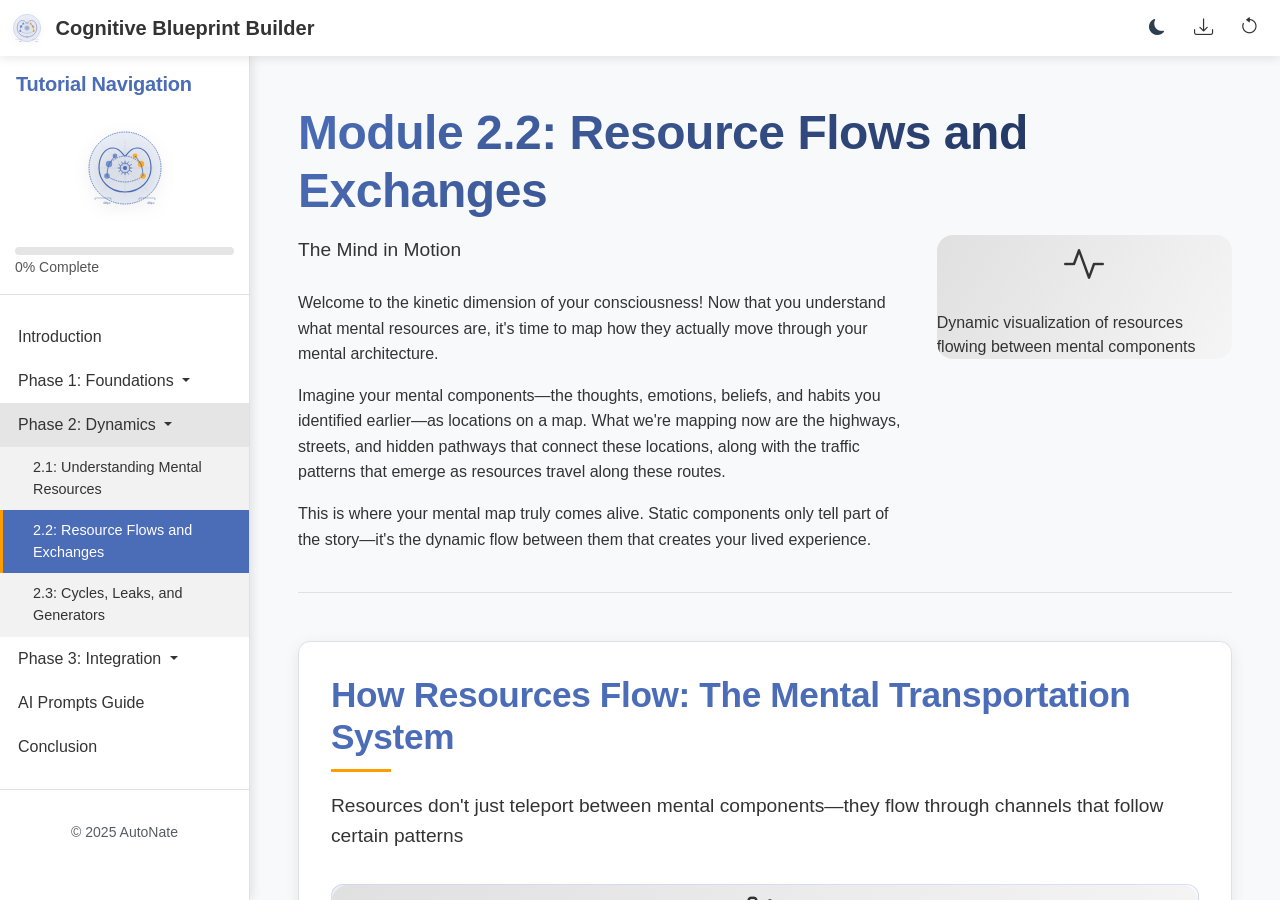
<file: module2-2.html>
<!DOCTYPE html>
<html lang="en">
<head>
    <meta charset="UTF-8">
    <meta name="viewport" content="width=device-width, initial-scale=1.0">
    <title>Module 2.2: Resource Flows and Exchanges | Cognitive Blueprint Builder</title>
    
    <!-- Bootstrap 5 CSS -->
    <link href="https://cdn.jsdelivr.net/npm/bootstrap@5.3.0/dist/css/bootstrap.min.css" rel="stylesheet">
    
    <!-- Bootstrap Icons -->
    <link rel="stylesheet" href="https://cdn.jsdelivr.net/npm/bootstrap-icons@1.10.0/font/bootstrap-icons.css">
    
    <!-- Custom CSS -->
    <link rel="stylesheet" href="css/main.css">
    <link rel="stylesheet" href="css/components/navigation.css">
    <link rel="stylesheet" href="css/components/theme.css">
    <link rel="stylesheet" href="css/components/export.css">
    <link rel="stylesheet" href="css/components/logo.css">
    <link rel="stylesheet" href="css/pages/module.css">
    <link rel="stylesheet" href="css/pages/module2-2.css">
    <!-- Fixes for SVG and carousel styling -->
    <link rel="stylesheet" href="css/fixes.css">
    <!-- Sora Image Gallery styling -->
    <link rel="stylesheet" href="css/sora-gallery.css">
    
    <!-- Favicon -->
    <link rel="icon" href="assets/images/favicon.ico">
</head>
<body>
    <!-- Mobile Navigation Bar -->
    <nav class="navbar navbar-expand-lg navbar-light fixed-top">
        <div class="container-fluid">
            <button class="navbar-toggler border-0" type="button" id="sidebarToggle">
                <span class="navbar-toggler-icon"></span>
            </button>
            <a class="navbar-brand" href="index.html">
                <img src="assets/images/logo.svg" width="30" height="30" alt="Cognitive Blueprint Builder Logo" class="d-inline-block align-top">
                <span class="ms-2 d-none d-sm-inline-block">Cognitive Blueprint Builder</span>
            </a>
            <div class="d-flex align-items-center">
                <button class="btn theme-toggle-btn" id="themeToggle">
                    <i class="bi bi-sun-fill light-icon"></i>
                    <i class="bi bi-moon-fill dark-icon"></i>
                </button>
                <button class="btn export-btn ms-2" id="exportBtn">
                    <i class="bi bi-download"></i>
                </button>
                <button class="btn restart-btn ms-2" id="restartBtn">
                    <i class="bi bi-arrow-counterclockwise"></i>
                </button>
            </div>
        </div>
    </nav>

    <!-- Sidebar and Main Content -->
    <div class="wrapper">
        <!-- Sidebar Navigation -->
        <nav id="sidebar">
            <div class="sidebar-header">
                <h5>Tutorial Navigation</h5>
                <button type="button" id="sidebarCollapseIn" class="btn">
                    <i class="bi bi-x"></i>
                </button>
            </div>
            <a href="index.html" class="d-block text-center mb-4">
                <img src="assets/images/logo.svg" class="sidebar-logo" alt="Cognitive Blueprint Builder Logo">
            </a>
            <div class="progress-indicator">
                <div class="progress">
                    <div class="progress-bar" role="progressbar" style="width: 45%" aria-valuenow="45" aria-valuemin="0" aria-valuemax="100"></div>
                </div>
                <small class="text-muted progress-text">45% Complete</small>
            </div>
            <ul class="list-unstyled components">
                <li>
                    <a href="index.html">Introduction</a>
                </li>
                <!-- Phase 1 -->
                <li>
                    <a href="#phase1Submenu" data-bs-toggle="collapse" aria-expanded="false" class="dropdown-toggle">
                        Phase 1: Foundations
                    </a>
                    <ul class="collapse list-unstyled" id="phase1Submenu">
                        <li>
                            <a href="module1-1.html">1.1: Welcome to Mental Architecture</a>
                        </li>
                        <li>
                            <a href="module1-2.html">1.2: Creating Your Mental Taxonomy</a>
                        </li>
                        <li>
                            <a href="module1-3.html">1.3: Hierarchies, Networks, & Mental Models</a>
                        </li>
                    </ul>
                </li>
                <!-- Phase 2 -->
                <li class="active">
                    <a href="#phase2Submenu" data-bs-toggle="collapse" aria-expanded="true" class="dropdown-toggle">
                        Phase 2: Dynamics
                    </a>
                    <ul class="collapse list-unstyled show" id="phase2Submenu">
                        <li>
                            <a href="module2-1.html">2.1: Understanding Mental Resources</a>
                        </li>
                        <li class="active">
                            <a href="module2-2.html" class="active">2.2: Resource Flows and Exchanges</a>
                        </li>
                        <li>
                            <a href="module2-3.html">2.3: Cycles, Leaks, and Generators</a>
                        </li>
                    </ul>
                </li>
                <!-- Phase 3 -->
                <li>
                    <a href="#phase3Submenu" data-bs-toggle="collapse" aria-expanded="false" class="dropdown-toggle">
                        Phase 3: Integration
                    </a>
                    <ul class="collapse list-unstyled" id="phase3Submenu">
                        <li>
                            <a href="module3-1.html">3.1: Creating Your Unified Mental Resource Map</a>
                        </li>
                        <li>
                            <a href="module3-2.html">3.2: High-Leverage Points and Optimization</a>
                        </li>
                        <li>
                            <a href="module3-3.html">3.3: From Map to Action</a>
                        </li>
                    </ul>
                </li>
                <!-- Additional Pages -->
                <li>
                    <a href="ai-prompts.html">AI Prompts Guide</a>
                </li>
                <li>
                    <a href="conclusion.html">Conclusion</a>
                </li>
            </ul>
            <div class="sidebar-footer">
                <p class="small text-muted">&copy; 2025 AutoNate</p>
            </div>
        </nav>

        <!-- Page Content -->
        <div id="content">
            <!-- Overlay for sidebar on mobile -->
            <div class="overlay"></div>
            
            <!-- Main Content Area -->
            <div class="container-fluid px-md-5 py-5">
                <!-- Module Content -->
                <section class="module-section">
                    <div class="module-header mb-5">
                        <h1 class="display-5 fw-bold mb-3">Module 2.2: Resource Flows and Exchanges</h1>
                        <div class="row">
                            <div class="col-md-8">
                                <p class="lead">The Mind in Motion</p>
                                <p>Welcome to the kinetic dimension of your consciousness! Now that you understand what mental resources are, it's time to map how they actually move through your mental architecture.</p>
                                
                                <p>Imagine your mental components—the thoughts, emotions, beliefs, and habits you identified earlier—as locations on a map. What we're mapping now are the highways, streets, and hidden pathways that connect these locations, along with the traffic patterns that emerge as resources travel along these routes.</p>
                                
                                <p>This is where your mental map truly comes alive. Static components only tell part of the story—it's the dynamic flow between them that creates your lived experience.</p>
                            </div>
                            <div class="col-md-4">
                                <div class="sora-container" data-animation="dynamic-circuit">
                                    <div class="sora-placeholder d-flex flex-column align-items-center justify-content-center">
                                        <i class="bi bi-activity fs-1 mb-3"></i>
                                        <span>Dynamic visualization of resources flowing between mental components</span>
                                    </div>
                                </div>
                            </div>
                        </div>
                    </div>
                    
                    <!-- How Resources Flow: The Mental Transportation System -->
                    <div class="content-card mb-5">
                        <h2 class="section-header">How Resources Flow: The Mental Transportation System</h2>
                        
                        <p class="lead">Resources don't just teleport between mental components—they flow through channels that follow certain patterns</p>
                        
                        <!-- Flow Pattern Visualization -->
                        <div class="flow-container mb-5" id="flowPatternVisualizer">
                            <div class="sora-container" data-animation="flow-animator">
                                <div class="sora-placeholder d-flex flex-column align-items-center justify-content-center">
                                    <i class="bi bi-bezier2 fs-1 mb-3"></i>
                                    <span>Flow animator showing resource movement patterns</span>
                                </div>
                            </div>
                        </div>
                        
                        <!-- Flow Pattern Types -->
                        <div class="row">
                            <div class="col-md-6 col-lg-3 mb-4">
                                <div class="flow-pattern-card directed">
                                    <h4><i class="bi bi-arrow-right"></i> Directed Flows</h4>
                                    <p>Many resource movements have clear direction—from one component to another:</p>
                                    <ul>
                                        <li>Attention flowing from an interruption to a worry thought</li>
                                        <li>Energy moving from motivation to action</li>
                                        <li>Willpower channeling from commitment to resistance of temptation</li>
                                    </ul>
                                </div>
                            </div>
                            
                            <div class="col-md-6 col-lg-3 mb-4">
                                <div class="flow-pattern-card bidirectional">
                                    <h4><i class="bi bi-arrow-left-right"></i> Bidirectional Exchanges</h4>
                                    <p>Some connections involve resources flowing both ways:</p>
                                    <ul>
                                        <li>Your confidence belief both gives energy to and receives energy from successful actions</li>
                                        <li>A creative pursuit both consumes attention and generates new attention capacity</li>
                                        <li>Social interactions can either drain or refill emotional capacity depending on the dynamics</li>
                                    </ul>
                                </div>
                            </div>
                            
                            <div class="col-md-6 col-lg-3 mb-4">
                                <div class="flow-pattern-card branching">
                                    <h4><i class="bi bi-diagram-3"></i> Branching Flows</h4>
                                    <p>Resources often split and flow to multiple destinations simultaneously:</p>
                                    <ul>
                                        <li>Attention dividing between a conversation and background thoughts</li>
                                        <li>Energy distributing across several competing priorities</li>
                                        <li>Creative capacity spreading across various aspects of a problem</li>
                                    </ul>
                                </div>
                            </div>
                            
                            <div class="col-md-6 col-lg-3 mb-4">
                                <div class="flow-pattern-card merging">
                                    <h4><i class="bi bi-arrows-collapse"></i> Merging Flows</h4>
                                    <p>Sometimes resources from multiple sources combine:</p>
                                    <ul>
                                        <li>Motivation from different values converging on a single project</li>
                                        <li>Different types of energy combining for a challenging task</li>
                                        <li>Multiple insights flowing together to form a new understanding</li>
                                    </ul>
                                </div>
                            </div>
                        </div>
                    </div>

                    <!-- Resource Exchange Rates: The Mental Economy -->
                    <div class="content-card mb-5">
                        <h2 class="section-header">Resource Exchange Rates: The Mental Economy</h2>
                        
                        <p class="lead">Your mental architecture doesn't just move resources around—it actively trades and converts them, like a complex economy with multiple currencies</p>
                        
                        <div class="row mb-5">
                            <div class="col-lg-7">
                                <p>Consider these common mental "exchange rates":</p>
                                
                                <div class="exchange-rate mb-3">
                                    <div class="resource-icons">
                                        <i class="bi bi-bullseye text-primary"></i>
                                        <span class="arrow">&rarr;</span>
                                        <i class="bi bi-brightness-high text-warning"></i>
                                    </div>
                                    <div class="description">
                                        <strong>Trading attention for insight</strong><br>
                                        <span class="text-muted">Focusing intensely on a problem until understanding emerges</span>
                                    </div>
                                    <div class="roi positive">High ROI</div>
                                </div>
                                
                                <div class="exchange-rate mb-3">
                                    <div class="resource-icons">
                                        <i class="bi bi-shield-shaded text-purple"></i>
                                        <span class="arrow">&rarr;</span>
                                        <i class="bi bi-recycle text-success"></i>
                                    </div>
                                    <div class="description">
                                        <strong>Converting willpower into habits</strong><br>
                                        <span class="text-muted">Spending willpower upfront to establish routines that eventually require minimal effort</span>
                                    </div>
                                    <div class="roi positive">High ROI</div>
                                </div>
                                
                                <div class="exchange-rate mb-3">
                                    <div class="resource-icons">
                                        <i class="bi bi-emoji-smile text-secondary"></i>
                                        <span class="arrow">&rarr;</span>
                                        <i class="bi bi-graph-up-arrow text-primary"></i>
                                    </div>
                                    <div class="description">
                                        <strong>Exchanging short-term emotional comfort for long-term growth</strong><br>
                                        <span class="text-muted">Accepting discomfort now for development later</span>
                                    </div>
                                    <div class="roi neutral">Variable</div>
                                </div>
                                
                                <div class="exchange-rate mb-3">
                                    <div class="resource-icons">
                                        <i class="bi bi-lightning-charge text-warning"></i>
                                        <span class="arrow">&rarr;</span>
                                        <i class="bi bi-people text-info"></i>
                                    </div>
                                    <div class="description">
                                        <strong>Investing energy in relationships that later return emotional capacity</strong><br>
                                        <span class="text-muted">Building social connections that provide future support</span>
                                    </div>
                                    <div class="roi positive">High ROI</div>
                                </div>
                                
                                <div class="exchange-rate mb-3">
                                    <div class="resource-icons">
                                        <i class="bi bi-bullseye text-primary"></i>
                                        <span class="arrow">&rarr;</span>
                                        <i class="bi bi-question-circle text-danger"></i>
                                    </div>
                                    <div class="description">
                                        <strong>Rumination demanding attention resources</strong><br>
                                        <span class="text-muted">Repeated worry cycles producing minimal useful insight</span>
                                    </div>
                                    <div class="roi negative">Poor ROI</div>
                                </div>
                                
                                <p class="mt-4">Understanding your personal "exchange rates" reveals where you're getting good deals and where you might be overpaying in your mental economy.</p>
                                
                                <div class="alert alert-success mt-4">
                                    <div class="d-flex">
                                        <div class="me-3">
                                            <i class="bi bi-lightbulb fs-3"></i>
                                        </div>
                                        <div>
                                            <strong>Pro tip:</strong> Look for places where spending a small amount of one resource yields a large amount of another—these are your high-ROI mental investments.
                                        </div>
                                    </div>
                                </div>
                            </div>
                            
                            <div class="col-lg-5">
                                <div class="exchange-simulator">
                                    <h4><i class="bi bi-calculator me-2"></i>Exchange Simulator</h4>
                                    
                                    <form>
                                        <div class="form-group mb-3">
                                            <label class="form-label">Resource to spend:</label>
                                            <select class="form-select" id="resourceSpend">
                                                <option>Attention</option>
                                                <option>Energy</option>
                                                <option>Willpower</option>
                                                <option>Emotional Capacity</option>
                                            </select>
                                        </div>
                                        
                                        <div class="form-group mb-3">
                                            <label class="form-label">Amount to invest:</label>
                                            <input type="range" class="form-range" min="1" max="10" id="investmentAmount">
                                            <div class="d-flex justify-content-between">
                                                <small>Low</small>
                                                <small>High</small>
                                            </div>
                                        </div>
                                        
                                        <div class="form-group mb-3">
                                            <label class="form-label">Resource to acquire:</label>
                                            <select class="form-select" id="resourceAcquire">
                                                <option>Insight</option>
                                                <option>Habits</option>
                                                <option>Creativity</option>
                                                <option>Emotional Support</option>
                                            </select>
                                        </div>
                                        
                                        <div class="form-group">
                                            <label class="form-label">Activity context:</label>
                                            <select class="form-select" id="activityContext">
                                                <option>Deep Work</option>
                                                <option>Learning</option>
                                                <option>Social Interaction</option>
                                                <option>Creative Project</option>
                                            </select>
                                        </div>
                                        
                                        <button type="button" class="btn btn-primary mt-3" id="calculateExchange">Calculate Exchange</button>
                                    </form>
                                    
                                    <div class="exchange-visualization mt-4" id="exchangeVisualization">
                                        <div class="sora-placeholder d-flex flex-column align-items-center justify-content-center h-100">
                                            <span class="small text-muted">Set parameters and click Calculate to visualize the exchange</span>
                                        </div>
                                    </div>
                                </div>
                            </div>
                        </div>
                    </div>

                    <!-- Efficiency and Friction in Mental Flows -->
                    <div class="content-card mb-5">
                        <h2 class="section-header">Efficiency and Friction in Mental Flows</h2>
                        
                        <p class="lead">Just as physical systems can have efficient or inefficient flows, your mental architecture has varying degrees of efficiency in its resource movements</p>
                        
                        <div class="flow-comparison mb-5">
                            <div class="flow-type smooth-flow">
                                <h4>Smooth Flows</h4>
                                <div class="flow-animation" id="smoothFlowAnimation">
                                    <div class="sora-container" data-animation="smooth-flow">
                                        <div class="sora-placeholder d-flex flex-column align-items-center justify-content-center h-100">
                                            <i class="bi bi-water fs-1 mb-2"></i>
                                            <span>Laminar flow visualization</span>
                                        </div>
                                    </div>
                                </div>
                                <h5 class="mt-3 mb-2">Characterized by:</h5>
                                <ul>
                                    <li>Minimal resistance</li>
                                    <li>Direct pathways</li>
                                    <li>Clear transitions</li>
                                    <li>Low energy loss</li>
                                </ul>
                                <div class="mt-3 mb-2">
                                    <strong>Example:</strong> When you're "in the zone" and attention flows effortlessly to the task at hand
                                </div>
                            </div>
                            
                            <div class="flow-type turbulent-flow">
                                <h4>Turbulent Flows</h4>
                                <div class="flow-animation" id="turbulentFlowAnimation">
                                    <div class="sora-container" data-animation="turbulent-flow">
                                        <div class="sora-placeholder d-flex flex-column align-items-center justify-content-center h-100">
                                            <i class="bi bi-tropical-storm fs-1 mb-2"></i>
                                            <span>Turbulent flow visualization</span>
                                        </div>
                                    </div>
                                </div>
                                <h5 class="mt-3 mb-2">Characterized by:</h5>
                                <ul>
                                    <li>High resistance</li>
                                    <li>Indirect, winding pathways</li>
                                    <li>Choppy transitions</li>
                                    <li>Significant energy loss</li>
                                </ul>
                                <div class="mt-3 mb-2">
                                    <strong>Example:</strong> When you're trying to focus but thoughts keep swirling and attention repeatedly escapes
                                </div>
                            </div>
                        </div>
                        
                        <p>Identifying areas of turbulence in your mental flows is crucial for optimization. Often, small adjustments to reduce friction can dramatically improve the overall efficiency of your mental system.</p>
                        
                        <div class="alert alert-info mt-4">
                            <div class="d-flex">
                                <div class="me-3">
                                    <i class="bi bi-info-circle fs-3"></i>
                                </div>
                                <div>
                                    <p class="mb-0">While mental architecture itself is fairly stable, flow paths can be altered more easily. This is why techniques like meditation, environment design, and routine building can significantly improve your mental efficiency without necessarily changing your fundamental components.</p>
                                </div>
                            </div>
                        </div>
                    </div>
                    
                    <!-- Resource Concentration: The Heat Map of Your Mind -->
                    <div class="content-card mb-5">
                        <h2 class="section-header">Resource Concentration: The Heat Map of Your Mind</h2>
                        
                        <p class="lead">Resources aren't evenly distributed across your mental architecture</p>
                        
                        <div class="row">
                            <div class="col-lg-7">
                                <div class="heatmap-container mb-4" id="heatmapVisualization">
                                    <div class="sora-container" data-animation="heatmap-overlay">
                                        <div class="sora-placeholder d-flex flex-column align-items-center justify-content-center">
                                            <i class="bi bi-grid-3x3 fs-1 mb-3"></i>
                                            <span>Heat map showing resource concentration</span>
                                        </div>
                                    </div>
                                </div>
                                
                                <p>Viewing your mental architecture as a heat map reveals patterns of concentration and scarcity, highlighting imbalances that may need addressing.</p>
                            </div>
                            
                            <div class="col-lg-5">
                                <div class="resource-magnet mb-4">
                                    <h5><i class="bi bi-magnet"></i> Resource Magnets</h5>
                                    <p>Components that naturally attract and concentrate resources:</p>
                                    <ul>
                                        <li>Worries that constantly draw and hold attention</li>
                                        <li>Passions that naturally pull and retain energy</li>
                                        <li>Strong values that accumulate willpower</li>
                                    </ul>
                                </div>
                                
                                <div class="resource-desert mb-4">
                                    <h5><i class="bi bi-sun"></i> Resource Deserts</h5>
                                    <p>Areas that consistently lack sufficient resources:</p>
                                    <ul>
                                        <li>Important but non-urgent projects that never seem to get attention</li>
                                        <li>Beneficial practices that never seem to have enough energy allocated</li>
                                        <li>Good intentions that never accumulate enough willpower to materialize</li>
                                    </ul>
                                </div>
                            </div>
                        </div>
                    </div>
                    
                    <!-- Flow State Designer & Personal Flow Patterns -->
                    <div class="content-card mb-5">
                        <h2 class="section-header">Flow State Designer Exercise</h2>
                        
                        <p class="lead">Now it's time to put this understanding into practice by designing your ideal flow states for different activities!</p>
                        
                        <p>A flow state—that magical condition where you're fully immersed, energized, and focused—isn't random. It results from specific patterns of resource allocation and flow.</p>
                        
                        <div class="row mb-5">
                            <div class="col-md-5">
                                <div class="flow-state-designer">
                                    <h4 class="mb-3">Design Your Flow State</h4>
                                    
                                    <div class="designer-controls">
                                        <div class="mb-3">
                                            <label class="form-label">Select activity:</label>
                                            <select class="form-select" id="flowStateActivity">
                                                <option>Creative Work</option>
                                                <option>Problem-Solving</option>
                                                <option>Learning</option>
                                                <option>Physical Activity</option>
                                                <option>Social Interaction</option>
                                            </select>
                                        </div>
                                        
                                        <h5 class="mt-4 mb-3">Resource Allocation</h5>
                                        
                                        <div class="resource-allocation">
                                            <label><i class="bi bi-bullseye text-primary me-2"></i> Attention</label>
                                            <input type="range" class="form-range" min="1" max="10" value="7" id="attentionAllocation">
                                        </div>
                                        
                                        <div class="resource-allocation">
                                            <label><i class="bi bi-lightning-charge text-warning me-2"></i> Energy</label>
                                            <input type="range" class="form-range" min="1" max="10" value="6" id="energyAllocation">
                                        </div>
                                        
                                        <div class="resource-allocation">
                                            <label><i class="bi bi-shield-shaded text-purple me-2"></i> Willpower</label>
                                            <input type="range" class="form-range" min="1" max="10" value="5" id="willpowerAllocation">
                                        </div>
                                        
                                        <div class="resource-allocation">
                                            <label><i class="bi bi-stars text-success me-2"></i> Creativity</label>
                                            <input type="range" class="form-range" min="1" max="10" value="8" id="creativityAllocation">
                                        </div>
                                        
                                        <button type="button" class="btn btn-primary mt-3" id="generateFlowState">Generate Flow State Map</button>
                                    </div>
                                </div>
                            </div>
                            
                            <div class="col-md-7">
                                <div class="flow-canvas" id="flowStateCanvas">
                                    <div class="sora-container" data-animation="flow-state-designer">
                                        <div class="sora-placeholder d-flex flex-column align-items-center justify-content-center">
                                            <i class="bi bi-distribute-vertical fs-1 mb-3"></i>
                                            <span>Flow state visualization will appear here</span>
                                        </div>
                                    </div>
                                </div>
                                
                                <div class="mt-4">
                                    <h5>How it works:</h5>
                                    <ol>
                                        <li>Select an activity you'd like to optimize for flow</li>
                                        <li>Use the resource allocation sliders to model different distributions</li>
                                        <li>Map the ideal flow patterns between components</li>
                                        <li>Identify potential blockages or inefficiencies</li>
                                        <li>Design interventions to optimize the flow</li>
                                    </ol>
                                    
                                    <p>This exercise helps you move from understanding flows to deliberately engineering them—taking control of your mental resource allocation rather than leaving it to chance.</p>
                                </div>
                            </div>
                        </div>
                        
                        <h3>Mapping Your Personal Flow Patterns</h3>
                        
                        <div class="row">
                            <div class="col-md-6">
                                <p>It's time to get specific about YOUR unique flow patterns. Every person has characteristic movement patterns for resources—typical ways attention jumps, energy distributes, and willpower concentrates.</p>
                                
                                <p>In this section, you'll map your most common flow patterns by observing and recording how resources typically move through your mental architecture in different situations:</p>
                                
                                <div class="flow-pattern-list mb-4">
                                    <h5>Observation Areas</h5>
                                    <div class="pattern-item">
                                        <div class="title">Problem-solving</div>
                                        <div class="description">How do resources flow when you're working through a challenging problem?</div>
                                    </div>
                                    <div class="pattern-item">
                                        <div class="title">Social interactions</div>
                                        <div class="description">Where does your energy and attention go during conversations?</div>
                                    </div>
                                    <div class="pattern-item">
                                        <div class="title">Decision making</div>
                                        <div class="description">How do resources shift as you weigh options and make choices?</div>
                                    </div>
                                    <div class="pattern-item">
                                        <div class="title">Facing challenges</div>
                                        <div class="description">What happens to your resource distribution under stress?</div>
                                    </div>
                                    <div class="pattern-item">
                                        <div class="title">Creative activities</div>
                                        <div class="description">How do resources combine and transform during creative work?</div>
                                    </div>
                                </div>
                            </div>
                            
                            <div class="col-md-6">
                                <div class="sora-container mb-4" data-animation="flow-mapping-tool">
                                    <div class="sora-placeholder d-flex flex-column align-items-center justify-content-center">
                                        <i class="bi bi-record-circle fs-1 mb-3"></i>
                                        <span>Personal flow mapping tool with recording and playback</span>
                                    </div>
                                </div>
                                
                                <h5>Pay special attention to:</h5>
                                
                                <div class="resource-info mb-3">
                                    <h5><i class="bi bi-signpost-2 me-2 text-primary"></i> Default pathways</h5>
                                    <p>Where do resources automatically flow without conscious direction?</p>
                                </div>
                                
                                <div class="resource-info mb-3">
                                    <h5><i class="bi bi-arrow-repeat me-2 text-primary"></i> Recurring loops</h5>
                                    <p>What cycles do you notice in your resource flows?</p>
                                </div>
                                
                                <div class="resource-info mb-3">
                                    <h5><i class="bi bi-exclamation-triangle me-2 text-primary"></i> Bottlenecks</h5>
                                    <p>Where do resources consistently get stuck or depleted?</p>
                                </div>
                                
                                <div class="resource-info mb-3">
                                    <h5><i class="bi bi-shuffle me-2 text-primary"></i> Unexpected diversions</h5>
                                    <p>Where do resources end up that surprise you?</p>
                                </div>
                                
                                <div class="alert alert-success mt-4">
                                    <div class="d-flex">
                                        <div class="me-3">
                                            <i class="bi bi-lightbulb fs-3"></i>
                                        </div>
                                        <div>
                                            <strong>Pro tip:</strong> The most valuable insights often come from noticing the difference between where you <em>think</em> your resources are going and where they're <em>actually</em> going.
                                        </div>
                                    </div>
                                </div>
                            </div>
                        </div>
                    </div>
                    
                    <!-- From Understanding Flows to Engineering Them -->
                    <div class="content-card mb-5">
                        <h2 class="section-header">From Understanding Flows to Engineering Them</h2>
                        
                        <div class="row">
                            <div class="col-lg-8">
                                <p class="lead">Congratulations! You've now mapped the dynamic movement of resources through your mental architecture—transforming your static structural blueprint into a living, flowing system.</p>
                                
                                <p>This understanding of how resources move, concentrate, exchange, and interact gives you the foundation for conscious engineering of these flows. Instead of being at the mercy of default patterns, you can now design interventions that optimize resource allocation and movement.</p>
                                
                                <p>But there's still one crucial dimension of flows to explore: the cycles, leaks, and generators that determine the sustainability of your mental system. That's our next destination.</p>
                                
                                <p class="mt-4"><strong>Ready to complete your understanding of mental dynamics?</strong> Let's continue!</p>
                            </div>
                            
                            <div class="col-lg-4">
                                <div class="sora-container" data-animation="engineering-flows">
                                    <div class="sora-placeholder d-flex flex-column align-items-center justify-content-center">
                                        <i class="bi bi-tools fs-1 mb-3"></i>
                                        <span>Engineering mental flows visualization</span>
                                    </div>
                                </div>
                            </div>
                        </div>
                    </div>

                    <!-- Navigation Buttons -->
                    <div class="module-navigation d-flex justify-content-between">
                        <a href="module2-1.html" class="btn btn-outline-primary">
                            <i class="bi bi-arrow-left me-2"></i> Back to Module 2.1
                        </a>
                        <a href="module2-3.html" class="btn btn-primary">
                            Next: Cycles, Leaks, and Generators <i class="bi bi-arrow-right ms-2"></i>
                        </a>
                    </div>
                </section>
            </div>
            
            <!-- Footer -->
            <footer class="mt-auto py-3">
                <div class="container">
                    <div class="row">
                        <div class="col-md-6">
                            <p class="mb-0">&copy; 2025 AutoNate - Cognitive Blueprint Builder</p>
                        </div>
                        <div class="col-md-6 text-md-end">
                            <p class="mb-0">
                                <a href="#" class="text-decoration-none">Privacy Policy</a> | 
                                <a href="#" class="text-decoration-none">Terms of Use</a>
                            </p>
                        </div>
                    </div>
                </div>
            </footer>
        </div>
    </div>

    <!-- Modals -->
    <!-- Restart Confirmation Modal -->
    <div class="modal fade" id="restartModal" tabindex="-1" aria-labelledby="restartModalLabel" aria-hidden="true">
        <div class="modal-dialog">
            <div class="modal-content">
                <div class="modal-header">
                    <h5 class="modal-title" id="restartModalLabel">Restart Tutorial</h5>
                    <button type="button" class="btn-close" data-bs-dismiss="modal" aria-label="Close"></button>
                </div>
                <div class="modal-body">
                    <p>Are you sure you want to restart the tutorial? This will clear all your saved progress and responses.</p>
                    <p class="text-danger"><strong>This action cannot be undone.</strong></p>
                </div>
                <div class="modal-footer">
                    <button type="button" class="btn btn-secondary" data-bs-dismiss="modal">Cancel</button>
                    <button type="button" class="btn btn-danger" id="confirmRestart">Yes, Restart</button>
                </div>
            </div>
        </div>
    </div>

    <!-- Export Modal -->
    <div class="modal fade" id="exportModal" tabindex="-1" aria-labelledby="exportModalLabel" aria-hidden="true">
        <div class="modal-dialog">
            <div class="modal-content">
                <div class="modal-header">
                    <h5 class="modal-title" id="exportModalLabel">Export Your Progress</h5>
                    <button type="button" class="btn-close" data-bs-dismiss="modal" aria-label="Close"></button>
                </div>
                <div class="modal-body">
                    <p>What would you like to export?</p>
                    <div class="form-check mb-2">
                        <input class="form-check-input" type="radio" name="exportOption" id="exportCurrent" value="current" checked>
                        <label class="form-check-label" for="exportCurrent">
                            Current module only
                        </label>
                    </div>
                    <div class="form-check mb-2">
                        <input class="form-check-input" type="radio" name="exportOption" id="exportAll" value="all">
                        <label class="form-check-label" for="exportAll">
                            All completed modules
                        </label>
                    </div>
                    <div class="form-check mb-2">
                        <input class="form-check-input" type="radio" name="exportOption" id="exportAI" value="ai">
                        <label class="form-check-label" for="exportAI">
                            AI Prompts for my data
                        </label>
                    </div>
                </div>
                <div class="modal-footer">
                    <button type="button" class="btn btn-secondary" data-bs-dismiss="modal">Cancel</button>
                    <button type="button" class="btn btn-primary" id="confirmExport">Export as PDF</button>
                </div>
            </div>
        </div>
    </div>

    <!-- jQuery -->
    <script src="https://code.jquery.com/jquery-3.6.4.min.js"></script>
    
    <!-- Bootstrap 5 JS Bundle with Popper -->
    <script src="https://cdn.jsdelivr.net/npm/bootstrap@5.3.0/dist/js/bootstrap.bundle.min.js"></script>
    
    <!-- GSAP for animations -->
    <script src="https://cdnjs.cloudflare.com/ajax/libs/gsap/3.11.4/gsap.min.js"></script>
    
    <!-- Custom JS -->
    <script src="js/components/navigation.js"></script>
    <script src="js/components/theme.js"></script>
    <script src="js/components/export.js"></script>
    <script src="js/components/dataManager.js"></script>
    <script src="js/main.js"></script>
    <script src="js/pages/module2-2.js"></script>
</body>
</html>
</file>
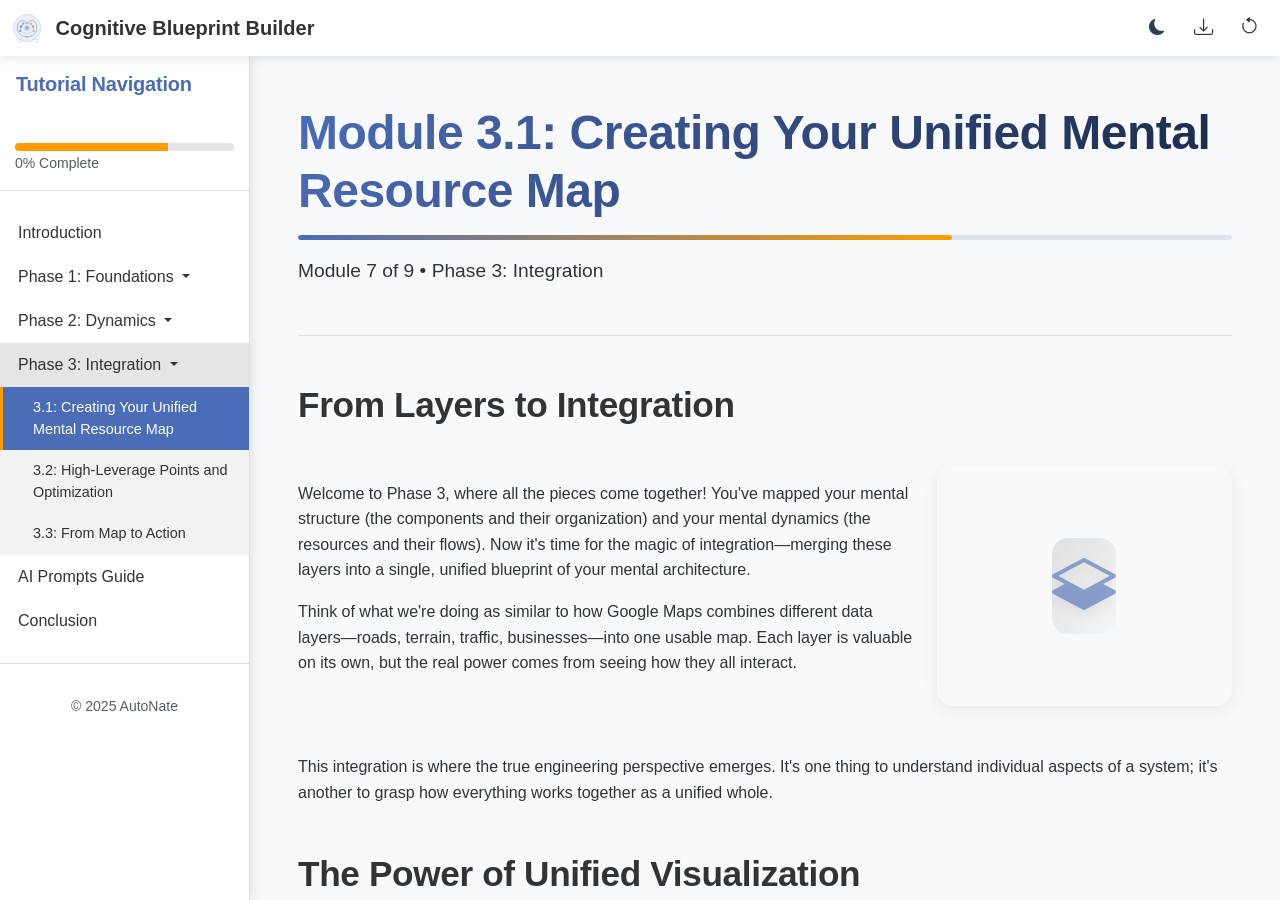
<file: module3-1.html>
<!DOCTYPE html>
<html lang="en">
<head>
    <meta charset="UTF-8">
    <meta name="viewport" content="width=device-width, initial-scale=1.0">
    <title>Module 3.1: Creating Your Unified Mental Resource Map | Cognitive Blueprint Builder</title>
    
    <!-- Bootstrap 5 CSS -->
    <link href="https://cdn.jsdelivr.net/npm/bootstrap@5.3.0/dist/css/bootstrap.min.css" rel="stylesheet">
    
    <!-- Bootstrap Icons -->
    <link rel="stylesheet" href="https://cdn.jsdelivr.net/npm/bootstrap-icons@1.10.0/font/bootstrap-icons.css">
    
    <!-- Custom CSS -->
    <link rel="stylesheet" href="css/main.css">
    <link rel="stylesheet" href="css/components/navigation.css">
    <link rel="stylesheet" href="css/components/theme.css">
    <link rel="stylesheet" href="css/components/export.css">
    <link rel="stylesheet" href="css/pages/module.css">
    <link rel="stylesheet" href="css/pages/module3-1.css">
    <link rel="stylesheet" href="css/sora-gallery.css">
    
    <!-- Favicon -->
    <link rel="icon" href="assets/images/favicon.ico">
</head>
<body>
    <!-- Mobile Navigation Bar -->
    <nav class="navbar navbar-expand-lg navbar-light fixed-top">
        <div class="container-fluid">
            <button class="navbar-toggler border-0" type="button" id="sidebarToggle">
                <span class="navbar-toggler-icon"></span>
            </button>
            <a class="navbar-brand" href="index.html">
                <img src="assets/images/logo.svg" width="30" height="30" alt="Cognitive Blueprint Builder Logo" class="d-inline-block align-top">
                <span class="ms-2 d-none d-sm-inline-block">Cognitive Blueprint Builder</span>
            </a>
            <div class="d-flex align-items-center">
                <button class="btn theme-toggle-btn" id="themeToggle">
                    <i class="bi bi-sun-fill light-icon"></i>
                    <i class="bi bi-moon-fill dark-icon"></i>
                </button>
                <button class="btn export-btn ms-2" id="exportBtn">
                    <i class="bi bi-download"></i>
                </button>
                <button class="btn restart-btn ms-2" id="restartBtn">
                    <i class="bi bi-arrow-counterclockwise"></i>
                </button>
            </div>
        </div>
    </nav>

    <!-- Sidebar and Main Content -->
    <div class="wrapper">
        <!-- Sidebar Navigation -->
        <nav id="sidebar">
            <div class="sidebar-header">
                <h5>Tutorial Navigation</h5>
                <button type="button" id="sidebarCollapseIn" class="btn">
                    <i class="bi bi-x"></i>
                </button>
            </div>
            <div class="progress-indicator">
                <div class="progress">
                    <div class="progress-bar" role="progressbar" style="width: 0%" aria-valuenow="0" aria-valuemin="0" aria-valuemax="100"></div>
                </div>
                <small class="text-muted">0% Complete</small>
            </div>
            <ul class="list-unstyled components">
                <li>
                    <a href="index.html">Introduction</a>
                </li>
                <!-- Phase 1 -->
                <li>
                    <a href="#phase1Submenu" data-bs-toggle="collapse" aria-expanded="false" class="dropdown-toggle">
                        Phase 1: Foundations
                    </a>
                    <ul class="collapse list-unstyled" id="phase1Submenu">
                        <li>
                            <a href="module1-1.html">1.1: Welcome to Mental Architecture</a>
                        </li>
                        <li>
                            <a href="module1-2.html">1.2: Creating Your Mental Taxonomy</a>
                        </li>
                        <li>
                            <a href="module1-3.html">1.3: Hierarchies, Networks, & Mental Models</a>
                        </li>
                    </ul>
                </li>
                <!-- Phase 2 -->
                <li>
                    <a href="#phase2Submenu" data-bs-toggle="collapse" aria-expanded="false" class="dropdown-toggle">
                        Phase 2: Dynamics
                    </a>
                    <ul class="collapse list-unstyled" id="phase2Submenu">
                        <li>
                            <a href="module2-1.html">2.1: Understanding Mental Resources</a>
                        </li>
                        <li>
                            <a href="module2-2.html">2.2: Resource Flows and Exchanges</a>
                        </li>
                        <li>
                            <a href="module2-3.html">2.3: Cycles, Leaks, and Generators</a>
                        </li>
                    </ul>
                </li>
                <!-- Phase 3 -->
                <li>
                    <a href="#phase3Submenu" data-bs-toggle="collapse" aria-expanded="false" class="dropdown-toggle">
                        Phase 3: Integration
                    </a>
                    <ul class="collapse list-unstyled show" id="phase3Submenu">
                        <li class="active">
                            <a href="module3-1.html">3.1: Creating Your Unified Mental Resource Map</a>
                        </li>
                        <li>
                            <a href="module3-2.html">3.2: High-Leverage Points and Optimization</a>
                        </li>
                        <li>
                            <a href="module3-3.html">3.3: From Map to Action</a>
                        </li>
                    </ul>
                </li>
                <!-- Additional Pages -->
                <li>
                    <a href="ai-prompts.html">AI Prompts Guide</a>
                </li>
                <li>
                    <a href="conclusion.html">Conclusion</a>
                </li>
            </ul>
            <div class="sidebar-footer">
                <p class="small text-muted">&copy; 2025 AutoNate</p>
            </div>
        </nav>

        <!-- Page Content -->
        <div id="content">
            <!-- Overlay for sidebar on mobile -->
            <div class="overlay"></div>
            
            <!-- Main Content Area -->
            <div class="container-fluid px-md-5 py-5">
                <!-- Module Content -->
                <section class="module-section">
                    <div class="module-header mb-5">
                        <h1 class="display-5 fw-bold mb-3">Module 3.1: Creating Your Unified Mental Resource Map</h1>
                        <div class="progress mb-3" style="height: 5px;">
                            <div class="progress-bar" role="progressbar" style="width: 70%" aria-valuenow="70" aria-valuemin="0" aria-valuemax="100"></div>
                        </div>
                        <p class="lead">Module 7 of 9 &bull; Phase 3: Integration</p>
                    </div>
                    
                    <!-- From Layers to Integration Section -->
                    <div class="content-section mb-5" id="layers-integration-section">
                        <h2 class="section-title">From Layers to Integration</h2>
                        
                        <div class="row align-items-center mb-4">
                            <div class="col-md-8">
                                <p>Welcome to Phase 3, where all the pieces come together! You've mapped your mental structure (the components and their organization) and your mental dynamics (the resources and their flows). Now it's time for the magic of integration—merging these layers into a single, unified blueprint of your mental architecture.</p>
                                <p>Think of what we're doing as similar to how Google Maps combines different data layers—roads, terrain, traffic, businesses—into one usable map. Each layer is valuable on its own, but the real power comes from seeing how they all interact.</p>
                            </div>
                            <div class="col-md-4">
                                <div class="sora-image-container fade-in-up" data-delay="0.2">
                                    <div class="sora-placeholder">
                                        <i class="bi bi-layers-half placeholder-icon"></i>
                                    </div>
                                    <div class="sora-caption">
                                        <h4>Integration Visualization</h4>
                                        <p>Separate structural and flow layers merging into a comprehensive view</p>
                                    </div>
                                </div>
                            </div>
                        </div>
                        
                        <p>This integration is where the true engineering perspective emerges. It's one thing to understand individual aspects of a system; it's another to grasp how everything works together as a unified whole.</p>
                    </div>
                    
                    <!-- The Power of Unified Visualization Section -->
                    <div class="content-section mb-5" id="unified-visualization-section">
                        <h2 class="section-title">The Power of Unified Visualization</h2>
                        
                        <div class="interactive-element mb-4">
                            <div class="card">
                                <div class="card-header bg-primary text-white">
                                    <h5 class="mb-0"><i class="bi bi-layers-half me-2"></i>Map Integration Tool</h5>
                                </div>
                                <div class="card-body">
                                    <div class="row">
                                        <div class="col-md-5">
                                            <div class="map-tool-controls p-3">
                                                <p><strong>Combine your structural and flow maps:</strong></p>
                                                <div class="mb-3">
                                                    <label for="structureOpacity" class="form-label">Structure Map Opacity: <span id="structureOpacityValue">50%</span></label>
                                                    <input type="range" class="form-range" id="structureOpacity" min="0" max="100" value="50">
                                                </div>
                                                <div class="mb-3">
                                                    <label for="flowOpacity" class="form-label">Flow Map Opacity: <span id="flowOpacityValue">50%</span></label>
                                                    <input type="range" class="form-range" id="flowOpacity" min="0" max="100" value="50">
                                                </div>
                                                <button type="button" class="btn btn-primary" id="toggleIntegration">Toggle Combined View</button>
                                            </div>
                                        </div>
                                        <div class="col-md-7">
                                            <div class="map-visualization">
                                                <div class="sora-placeholder">
                                                    <i class="bi bi-map placeholder-icon"></i>
                                                </div>
                                                <div class="sora-caption">
                                                    <p>Map integration visualization</p>
                                                </div>
                                            </div>
                                        </div>
                                    </div>
                                </div>
                            </div>
                        </div>
                        
                        <p>Why go to the trouble of creating a unified map? Because it reveals patterns and opportunities that aren't visible when looking at structure or flow in isolation:</p>
                        
                        <ul class="feature-list">
                            <li><strong>Structural bottlenecks</strong> that restrict important resource flows</li>
                            <li><strong>Flow inefficiencies</strong> caused by suboptimal structural arrangements</li>
                            <li><strong>Resource imbalances</strong> across different structural regions</li>
                            <li><strong>Unexpected connections</strong> between seemingly unrelated components</li>
                            <li><strong>Emergent properties</strong> that arise from the interaction of structure and flow</li>
                        </ul>
                        
                        <p>Imagine trying to understand a city by looking separately at a street map and traffic data—you'd miss how the street design creates traffic patterns. Similarly, your mental architecture can only be fully understood by seeing how structure and dynamics interact.</p>
                    </div>
                    
                    <!-- Creating Your Integrated Map Section -->
                    <div class="content-section mb-5" id="creating-map-section">
                        <h2 class="section-title">Creating Your Integrated Map</h2>
                        
                        <div class="sora-image-container full-width fade-in-up" data-delay="0.3">
                            <div class="sora-placeholder">
                                <i class="bi bi-diagram-3-fill placeholder-icon"></i>
                            </div>
                            <div class="sora-caption">
                                <h4>Integration Process</h4>
                                <p>Step-by-step process showing how the two maps are overlaid and integrated</p>
                            </div>
                        </div>
                        
                        <p>Let's walk through the process of creating your unified mental resource map:</p>
                        
                        <div class="step-process">
                            <div class="step-item">
                                <div class="step-number">1</div>
                                <div class="step-content">
                                    <h4>Align the Maps</h4>
                                    <p>First, we need to ensure your structural map and flow map use the same scale and orientation. This means matching up the key components so that every element has a consistent location across both maps.</p>
                                </div>
                            </div>
                            
                            <div class="step-item">
                                <div class="step-number">2</div>
                                <div class="step-content">
                                    <h4>Create Visualization Layers</h4>
                                    <p>Next, we'll arrange the maps as layers that can be viewed together, with options to adjust transparency and visibility to highlight different aspects as needed.</p>
                                </div>
                            </div>
                            
                            <div class="step-item">
                                <div class="step-number">3</div>
                                <div class="step-content">
                                    <h4>Identify Integration Points</h4>
                                    <p>Now we'll mark the critical intersections where structure and flow most significantly interact—these are often the most revealing areas of your mental architecture.</p>
                                </div>
                            </div>
                            
                            <div class="step-item">
                                <div class="step-number">4</div>
                                <div class="step-content">
                                    <h4>Add a Unified Legend</h4>
                                    <p>Finally, we'll create a comprehensive legend that incorporates both structural symbols and flow indicators into a coherent notation system.</p>
                                </div>
                            </div>
                        </div>
                        
                        <div class="theory-box bg-light p-4 rounded mb-4">
                            <p>The result is a single visualization that shows your complete mental architecture—like having the architectural plans, electrical wiring diagram, and plumbing blueprint of a building all accurately overlaid.</p>
                        </div>
                    </div>

                    <!-- Creating Your Personal Legend -->
                    <div class="content-section mb-5" id="personal-legend-section">
                        <h2 class="section-title">Creating Your Personal Legend</h2>
                        
                        <div class="interactive-element mb-4">
                            <div class="card">
                                <div class="card-header bg-primary text-white">
                                    <h5 class="mb-0"><i class="bi bi-map me-2"></i>Legend Builder Tool</h5>
                                </div>
                                <div class="card-body">
                                    <p>Every engineer needs a clear notation system, and as a consciousness engineer, you're no exception! Your unified map needs a legend that makes sense to YOU—one that uses symbols, colors, and terminology that resonate with how you think about your mind.</p>
                                    <div class="row">
                                        <div class="col-lg-6">
                                            <h5>Structural Notation</h5>
                                            <ul>
                                                <li>Symbols for different component types (thoughts, emotions, beliefs, etc.)</li>
                                                <li>Indicators for hierarchical relationships</li>
                                                <li>Markers for network connections and their strengths</li>
                                                <li>Representation of mental models and their domains</li>
                                            </ul>
                                        </div>
                                        <div class="col-lg-6">
                                            <h5>Flow Notation</h5>
                                            <ul>
                                                <li>Resource type indicators (attention, energy, willpower, etc.)</li>
                                                <li>Flow direction and volume symbols</li>
                                                <li>Cycle identifiers (reinforcing, balancing)</li>
                                                <li>Markers for leaks, generators, and exchanges</li>
                                            </ul>
                                        </div>
                                    </div>
                                    <div class="mt-3">
                                        <h5>Integration Notation</h5>
                                        <ul>
                                            <li>Symbols for high-activity intersections</li>
                                            <li>Indicators for structural-flow misalignments</li>
                                        </ul>
                                    </div>
                                    <div class="legend-builder-placeholder mt-3">
                                        <div class="sora-placeholder">
                                            <i class="bi bi-journal-text placeholder-icon"></i>
                                        </div>
                                        <div class="sora-caption">
                                            <p>Legend Builder Interface</p>
                                        </div>
                                    </div>
                                </div>
                            </div>
                        </div>
                    </div>
                    
                    <!-- Map Explorer Exercise -->
                    <div class="content-section mb-5" id="map-explorer-section">
                        <h2 class="section-title">Map Explorer Exercise</h2>
                        
                        <div class="row align-items-center mb-4">
                            <div class="col-md-7">
                                <p>Now it's time for an expedition through your completed mental resource map! Like an explorer with a new territory to discover, you'll embark on a guided journey through the landscape of your own consciousness.</p>
                                
                                <h5 class="mt-4">How it works:</h5>
                                <p>This interactive tour will take you through specific regions and features of your unified map, prompting you to observe patterns, ask questions, and note insights. At each stop on the journey, you'll:</p>
                                <ol>
                                    <li>Examine a specific aspect of the map</li>
                                    <li>Answer reflection questions about what you observe</li>
                                    <li>Note potential implications and opportunities</li>
                                    <li>Flag areas for deeper exploration</li>
                                </ol>
                            </div>
                            <div class="col-md-5">
                                <div class="sora-image-container fade-in-up" data-delay="0.3">
                                    <div class="sora-placeholder">
                                        <i class="bi bi-compass placeholder-icon"></i>
                                    </div>
                                    <div class="sora-caption">
                                        <h4>Map Explorer</h4>
                                        <p>Interactive mental map exploration tool</p>
                                    </div>
                                </div>
                            </div>
                        </div>
                        
                        <div class="exploring-stops p-4 bg-light rounded">
                            <h5>The tour includes stops at:</h5>
                            <ul class="exploring-stops-list">
                                <li><i class="bi bi-geo-alt-fill text-primary"></i> High-activity intersections where structure and flow intensely interact</li>
                                <li><i class="bi bi-geo-alt-fill text-primary"></i> Surprising or counterintuitive patterns you might not have noticed</li>
                                <li><i class="bi bi-geo-alt-fill text-primary"></i> Areas of exceptional efficiency or inefficiency</li>
                                <li><i class="bi bi-geo-alt-fill text-primary"></i> Regions with untapped potential or underutilized resources</li>
                            </ul>
                            
                            <div class="sora-image-container fade-in-up" data-delay="0.4">
                                <div class="sora-placeholder">
                                    <i class="bi bi-signpost-2 placeholder-icon"></i>
                                </div>
                                <div class="sora-caption">
                                    <h4>Guided Tour Interface</h4>
                                    <p>Interactive map tour with stops and reflection prompts</p>
                                </div>
                            </div>
                        </div>
                    </div>

                    <!-- Key Insights Section -->
                    <div class="content-section mb-5" id="key-insights-section">
                        <h2 class="section-title">Key Insights from the Complete Picture</h2>
                        
                        <div class="interactive-element mb-4">
                            <div class="card">
                                <div class="card-header bg-primary text-white">
                                    <h5 class="mb-0"><i class="bi bi-lightbulb me-2"></i>Insight Capture Tool</h5>
                                </div>
                                <div class="card-body">
                                    <p>As you explore your unified mental resource map, you'll have moments of insight—realizations that emerge from seeing the complete picture of your mental architecture. These aren't just interesting observations; they're valuable discoveries that can inform how you optimize your consciousness.</p>
                                    
                                    <div class="row mb-4">
                                        <div class="col-md-6">
                                            <div class="insight-category p-3 border rounded">
                                                <h5><i class="bi bi-shuffle"></i> Structural-Flow Misalignments</h5>
                                                <p>Discover where your mental structure isn't well-designed for the flows you want to support</p>
                                                <div class="form-floating mb-3">
                                                    <textarea class="form-control" id="misalignmentInsights" style="height: 100px"></textarea>
                                                    <label for="misalignmentInsights">Your insights...</label>
                                                </div>
                                            </div>
                                        </div>
                                        <div class="col-md-6">
                                            <div class="insight-category p-3 border rounded">
                                                <h5><i class="bi bi-arrow-left-right"></i> Hidden Resource Competitions</h5>
                                                <p>Identify where different components or processes are competing for the same limited resources</p>
                                                <div class="form-floating mb-3">
                                                    <textarea class="form-control" id="competitionInsights" style="height: 100px"></textarea>
                                                    <label for="competitionInsights">Your insights...</label>
                                                </div>
                                            </div>
                                        </div>
                                    </div>
                                    
                                    <div class="row">
                                        <div class="col-md-6">
                                            <div class="insight-category p-3 border rounded">
                                                <h5><i class="bi bi-diamond"></i> Underutilized Capacities</h5>
                                                <p>Spot areas where you have structural capability that isn't being effectively utilized</p>
                                                <div class="form-floating mb-3">
                                                    <textarea class="form-control" id="capacityInsights" style="height: 100px"></textarea>
                                                    <label for="capacityInsights">Your insights...</label>
                                                </div>
                                            </div>
                                        </div>
                                        <div class="col-md-6">
                                            <div class="insight-category p-3 border rounded">
                                                <h5><i class="bi bi-signpost-split"></i> Indirect Influence Paths</h5>
                                                <p>Uncover non-obvious ways to influence one part of your system through changes in another</p>
                                                <div class="form-floating mb-3">
                                                    <textarea class="form-control" id="influenceInsights" style="height: 100px"></textarea>
                                                    <label for="influenceInsights">Your insights...</label>
                                                </div>
                                            </div>
                                        </div>
                                    </div>
                                    
                                    <div class="text-center mt-4">
                                        <button class="btn btn-primary">Save Insights</button>
                                    </div>
                                </div>
                            </div>
                        </div>
                    </div>
                    
                    <!-- From Map to Meaning Section -->
                    <div class="content-section mb-5" id="map-to-meaning-section">
                        <h2 class="section-title">From Map to Meaning</h2>
                        
                        <div class="congratulations-box p-4 bg-success bg-opacity-10 rounded">
                            <div class="row align-items-center">
                                <div class="col-md-2 text-center">
                                    <i class="bi bi-trophy-fill display-1 text-success"></i>
                                </div>
                                <div class="col-md-10">
                                    <h4>Congratulations!</h4>
                                    <p>You've created a unified mental resource map—a comprehensive blueprint of your consciousness that integrates both structure and dynamics.</p>
                                    <p>This map isn't just a fascinating visualization; it's a powerful tool for conscious evolution. With it, you can move from reacting to your mental patterns to proactively designing them, from being subject to your mind's architecture to becoming its engineer.</p>
                                    <p>In the next module, we'll use this map to identify high-leverage points for intervention—places where small, strategic changes can create significant positive effects throughout your system.</p>
                                </div>
                            </div>
                        </div>
                        
                        <div class="next-step text-center mt-5">
                            <h4>Ready to find your optimal upgrade points?</h4>
                            <a href="module3-2.html" class="btn btn-lg btn-primary mt-3">
                                Continue to Module 3.2: High-Leverage Points and Optimization Opportunities <i class="bi bi-arrow-right ms-2"></i>
                            </a>
                        </div>
                    </div>

                    <!-- Navigation Buttons -->
                    <div class="module-navigation d-flex justify-content-between">
                        <a href="module2-3.html" class="btn btn-outline-primary">
                            <i class="bi bi-arrow-left me-2"></i> Back to Module 2.3
                        </a>
                        <a href="module3-2.html" class="btn btn-primary">
                            Next: High-Leverage Points and Optimization <i class="bi bi-arrow-right ms-2"></i>
                        </a>
                    </div>
                </section>
            </div>
            
            <!-- Footer -->
            <footer class="mt-auto py-3">
                <div class="container">
                    <div class="row">
                        <div class="col-md-6">
                            <p class="mb-0">&copy; 2025 AutoNate - Cognitive Blueprint Builder</p>
                        </div>
                        <div class="col-md-6 text-md-end">
                            <p class="mb-0">
                                <a href="#" class="text-decoration-none">Privacy Policy</a> | 
                                <a href="#" class="text-decoration-none">Terms of Use</a>
                            </p>
                        </div>
                    </div>
                </div>
            </footer>
        </div>
    </div>

    <!-- Modals -->
    <!-- Restart Confirmation Modal -->
    <div class="modal fade" id="restartModal" tabindex="-1" aria-labelledby="restartModalLabel" aria-hidden="true">
        <div class="modal-dialog">
            <div class="modal-content">
                <div class="modal-header">
                    <h5 class="modal-title" id="restartModalLabel">Restart Tutorial</h5>
                    <button type="button" class="btn-close" data-bs-dismiss="modal" aria-label="Close"></button>
                </div>
                <div class="modal-body">
                    <p>Are you sure you want to restart the tutorial? This will clear all your saved progress and responses.</p>
                    <p class="text-danger"><strong>This action cannot be undone.</strong></p>
                </div>
                <div class="modal-footer">
                    <button type="button" class="btn btn-secondary" data-bs-dismiss="modal">Cancel</button>
                    <button type="button" class="btn btn-danger" id="confirmRestart">Yes, Restart</button>
                </div>
            </div>
        </div>
    </div>

    <!-- Export Modal -->
    <div class="modal fade" id="exportModal" tabindex="-1" aria-labelledby="exportModalLabel" aria-hidden="true">
        <div class="modal-dialog">
            <div class="modal-content">
                <div class="modal-header">
                    <h5 class="modal-title" id="exportModalLabel">Export Your Progress</h5>
                    <button type="button" class="btn-close" data-bs-dismiss="modal" aria-label="Close"></button>
                </div>
                <div class="modal-body">
                    <p>What would you like to export?</p>
                    <div class="form-check mb-2">
                        <input class="form-check-input" type="radio" name="exportOption" id="exportCurrent" value="current" checked>
                        <label class="form-check-label" for="exportCurrent">
                            Current module only
                        </label>
                    </div>
                    <div class="form-check mb-2">
                        <input class="form-check-input" type="radio" name="exportOption" id="exportAll" value="all">
                        <label class="form-check-label" for="exportAll">
                            All completed modules
                        </label>
                    </div>
                    <div class="form-check mb-2">
                        <input class="form-check-input" type="radio" name="exportOption" id="exportAI" value="ai">
                        <label class="form-check-label" for="exportAI">
                            AI Prompts for my data
                        </label>
                    </div>
                </div>
                <div class="modal-footer">
                    <button type="button" class="btn btn-secondary" data-bs-dismiss="modal">Cancel</button>
                    <button type="button" class="btn btn-primary" id="confirmExport">Export as PDF</button>
                </div>
            </div>
        </div>
    </div>

    <!-- jQuery -->
    <script src="https://code.jquery.com/jquery-3.6.4.min.js"></script>
    
    <!-- Bootstrap 5 JS Bundle with Popper -->
    <script src="https://cdn.jsdelivr.net/npm/bootstrap@5.3.0/dist/js/bootstrap.bundle.min.js"></script>
    
    <!-- GSAP for animations -->
    <script src="https://cdnjs.cloudflare.com/ajax/libs/gsap/3.11.4/gsap.min.js"></script>
    
    <!-- Custom JS -->
    <script src="js/components/navigation.js"></script>
    <script src="js/components/theme.js"></script>
    <script src="js/components/export.js"></script>
    <script src="js/components/dataManager.js"></script>
    <script src="js/components/soraGallery.js"></script>
    <script src="js/pages/module3-1.js"></script>
    <script src="js/main.js"></script>
</body>
</html>
</file>
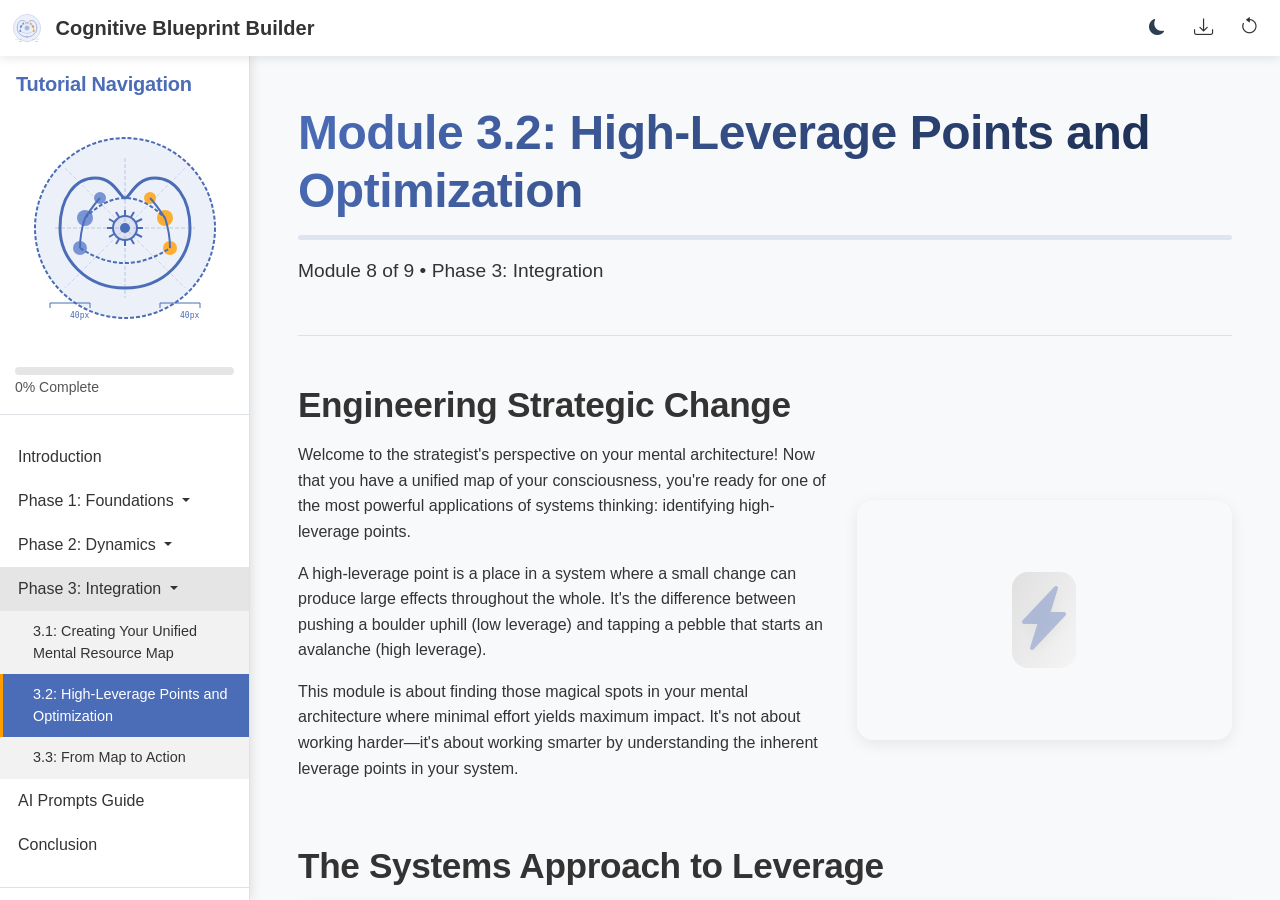
<file: module3-2.html>
<!DOCTYPE html>
<html lang="en">
<head>
    <meta charset="UTF-8">
    <meta name="viewport" content="width=device-width, initial-scale=1.0">
    <title>Module 3.2: High-Leverage Points and Optimization | Cognitive Blueprint Builder</title>
    
    <!-- Bootstrap 5 CSS -->
    <link href="https://cdn.jsdelivr.net/npm/bootstrap@5.3.0/dist/css/bootstrap.min.css" rel="stylesheet">
    
    <!-- Bootstrap Icons -->
    <link rel="stylesheet" href="https://cdn.jsdelivr.net/npm/bootstrap-icons@1.10.0/font/bootstrap-icons.css">
    
    <!-- Custom CSS -->
    <link rel="stylesheet" href="css/main.css">
    <link rel="stylesheet" href="css/components/navigation.css">
    <link rel="stylesheet" href="css/components/theme.css">
    <link rel="stylesheet" href="css/components/export.css">
    <link rel="stylesheet" href="css/pages/module.css">
    <link rel="stylesheet" href="css/pages/module3-2.css">
    <link rel="stylesheet" href="css/sora-gallery.css">
    
    <!-- Favicon -->
    <link rel="icon" href="assets/images/favicon.ico">
</head>
<body>
    <!-- Mobile Navigation Bar -->
    <nav class="navbar navbar-expand-lg navbar-light fixed-top">
        <div class="container-fluid">
            <button class="navbar-toggler border-0" type="button" id="sidebarToggle">
                <span class="navbar-toggler-icon"></span>
            </button>
            <a class="navbar-brand" href="index.html">
                <img src="assets/images/logo.svg" width="30" height="30" alt="Cognitive Blueprint Builder Logo" class="d-inline-block align-top">
                <span class="ms-2 d-none d-sm-inline-block">Cognitive Blueprint Builder</span>
            </a>
            <div class="d-flex align-items-center">
                <button class="btn theme-toggle-btn" id="themeToggle">
                    <i class="bi bi-sun-fill light-icon"></i>
                    <i class="bi bi-moon-fill dark-icon"></i>
                </button>
                <button class="btn export-btn ms-2" id="exportBtn">
                    <i class="bi bi-download"></i>
                </button>
                <button class="btn restart-btn ms-2" id="restartBtn">
                    <i class="bi bi-arrow-counterclockwise"></i>
                </button>
            </div>
        </div>
    </nav>

    <!-- Sidebar and Main Content -->
    <div class="wrapper">
        <!-- Sidebar Navigation -->
        <nav id="sidebar">
            <div class="sidebar-header">
                <h5>Tutorial Navigation</h5>
                <button type="button" id="sidebarCollapseIn" class="btn">
                    <i class="bi bi-x"></i>
                </button>
            </div>
            <a href="index.html" class="d-block text-center mb-4">
                <img src="assets/images/logo.svg" class="sidebar-logo" alt="Cognitive Blueprint Builder Logo">
            </a>
            <div class="progress-indicator">
                <div class="progress">
                    <div class="progress-bar" role="progressbar" style="width: 80%" aria-valuenow="80" aria-valuemin="0" aria-valuemax="100"></div>
                </div>
                <small class="text-muted progress-text">80% Complete</small>
            </div>
            <ul class="list-unstyled components">
                <li>
                    <a href="index.html">Introduction</a>
                </li>
                <!-- Phase 1 -->
                <li>
                    <a href="#phase1Submenu" data-bs-toggle="collapse" aria-expanded="false" class="dropdown-toggle">
                        Phase 1: Foundations
                    </a>
                    <ul class="collapse list-unstyled" id="phase1Submenu">
                        <li>
                            <a href="module1-1.html">1.1: Welcome to Mental Architecture</a>
                        </li>
                        <li>
                            <a href="module1-2.html">1.2: Creating Your Mental Taxonomy</a>
                        </li>
                        <li>
                            <a href="module1-3.html">1.3: Hierarchies, Networks, & Mental Models</a>
                        </li>
                    </ul>
                </li>
                <!-- Phase 2 -->
                <li>
                    <a href="#phase2Submenu" data-bs-toggle="collapse" aria-expanded="false" class="dropdown-toggle">
                        Phase 2: Dynamics
                    </a>
                    <ul class="collapse list-unstyled" id="phase2Submenu">
                        <li>
                            <a href="module2-1.html">2.1: Understanding Mental Resources</a>
                        </li>
                        <li>
                            <a href="module2-2.html">2.2: Resource Flows and Exchanges</a>
                        </li>
                        <li>
                            <a href="module2-3.html">2.3: Cycles, Leaks, and Generators</a>
                        </li>
                    </ul>
                </li>
                <!-- Phase 3 -->
                <li>
                    <a href="#phase3Submenu" data-bs-toggle="collapse" aria-expanded="true" class="dropdown-toggle">
                        Phase 3: Integration
                    </a>
                    <ul class="collapse list-unstyled show" id="phase3Submenu">
                        <li>
                            <a href="module3-1.html">3.1: Creating Your Unified Mental Resource Map</a>
                        </li>
                        <li class="active">
                            <a href="module3-2.html">3.2: High-Leverage Points and Optimization</a>
                        </li>
                        <li>
                            <a href="module3-3.html">3.3: From Map to Action</a>
                        </li>
                    </ul>
                </li>
                <!-- Additional Pages -->
                <li>
                    <a href="ai-prompts.html">AI Prompts Guide</a>
                </li>
                <li>
                    <a href="conclusion.html">Conclusion</a>
                </li>
            </ul>
            <div class="sidebar-footer">
                <p class="small text-muted">&copy; 2025 AutoNate</p>
            </div>
        </nav>

        <!-- Page Content -->
        <div id="content">
            <!-- Overlay for sidebar on mobile -->
            <div class="overlay"></div>
            
            <!-- Main Content Area -->
            <div class="container-fluid px-md-5 py-5">
                <!-- Module Content -->
                <section class="module-section">
                    <div class="module-header mb-5">
                        <h1 class="display-5 fw-bold mb-3">Module 3.2: High-Leverage Points and Optimization</h1>
                        <div class="progress mb-3" style="height: 5px;">
                            <div class="progress-bar" role="progressbar" style="width: 80%" aria-valuenow="80" aria-valuemin="0" aria-valuemax="100"></div>
                        </div>
                        <p class="lead">Module 8 of 9 &bull; Phase 3: Integration</p>
                    </div>
                    
                    <!-- Engineering Strategic Change Section -->
                    <div class="content-section mb-5" id="strategic-change-section">
                        <h2 class="section-title">Engineering Strategic Change</h2>
                        
                        <div class="row align-items-center mb-4">
                            <div class="col-md-7">
                                <p>Welcome to the strategist's perspective on your mental architecture! Now that you have a unified map of your consciousness, you're ready for one of the most powerful applications of systems thinking: identifying high-leverage points.</p>
                                <p>A high-leverage point is a place in a system where a small change can produce large effects throughout the whole. It's the difference between pushing a boulder uphill (low leverage) and tapping a pebble that starts an avalanche (high leverage).</p>
                                <p>This module is about finding those magical spots in your mental architecture where minimal effort yields maximum impact. It's not about working harder—it's about working smarter by understanding the inherent leverage points in your system.</p>
                            </div>
                            <div class="col-md-5">
                                <div class="sora-image-container fade-in-up" data-delay="0.2">
                                    <div class="sora-placeholder">
                                        <i class="bi bi-lightning-charge-fill placeholder-icon"></i>
                                    </div>
                                    <div class="sora-caption">
                                        <h4>Ripple Effect Visualization</h4>
                                        <p>Small input creating large effects throughout a system</p>
                                    </div>
                                </div>
                            </div>
                        </div>
                    </div>

                    <!-- The Systems Approach to Leverage Section -->
                    <div class="content-section mb-5" id="systems-approach-section">
                        <h2 class="section-title">The Systems Approach to Leverage</h2>
                        
                        <div class="interactive-element mb-4">
                            <div class="card">
                                <div class="card-header bg-primary text-white">
                                    <h5 class="mb-0"><i class="bi bi-sliders me-2"></i>System Leverage Calculator</h5>
                                </div>
                                <div class="card-body">
                                    <div class="row">
                                        <div class="col-lg-6">
                                            <p>This tool helps you understand how different types of interventions can create varying levels of impact in your mental system.</p>
                                            <div class="leverage-calculator-controls">
                                                <div class="mb-3">
                                                    <label class="form-label">Select an intervention type:</label>
                                                    <select class="form-select" id="leverageTypeSelect">
                                                        <option value="parameters">Constants and parameters</option>
                                                        <option value="buffers">Buffer sizes</option>
                                                        <option value="structure">System structure</option>
                                                        <option value="delays">Delays</option>
                                                        <option value="balancing">Balancing feedback loops</option>
                                                        <option value="reinforcing">Reinforcing feedback loops</option>
                                                        <option value="information">Information flows</option>
                                                        <option value="rules">Rules</option>
                                                        <option value="organization">Self-organization</option>
                                                        <option value="goals">Goals</option>
                                                        <option value="paradigms">Paradigms</option>
                                                        <option value="transcending">Transcending paradigms</option>
                                                    </select>
                                                </div>
                                                <button type="button" class="btn btn-primary" id="calculateLeverage">Calculate Impact</button>
                                            </div>
                                        </div>
                                        <div class="col-lg-6">
                                            <div class="leverage-result p-3 border rounded">
                                                <h5>Impact Analysis</h5>
                                                <div id="leverageImpactResult">
                                                    <p>Select an intervention type and calculate its potential impact on your system.</p>
                                                </div>
                                                <div class="impact-meter mt-3">
                                                    <div class="progress" style="height: 25px;">
                                                        <div class="progress-bar bg-success" role="progressbar" style="width: 0%" id="impactMeter"></div>
                                                    </div>
                                                    <div class="d-flex justify-content-between mt-1">
                                                        <small>Low Impact</small>
                                                        <small>High Impact</small>
                                                    </div>
                                                </div>
                                            </div>
                                        </div>
                                    </div>
                                </div>
                            </div>
                        </div>

                    <!-- Leverage Points Hierarchy -->
                    <div class="leverage-hierarchy-container p-4 bg-light rounded mb-5">
                        <h4 class="mb-3">Donella Meadows' Hierarchy of Leverage Points</h4>
                        <p class="mb-3">From least to most powerful places to intervene in a system:</p>
                        
                        <div class="leverage-hierarchy">
                            <div class="leverage-item" data-level="12">
                                <div class="level-badge">12</div>
                                <div class="level-content">
                                    <strong>Constants and parameters</strong>
                                    <span>Tweaking numbers</span>
                                </div>
                            </div>
                            
                            <div class="leverage-item" data-level="11">
                                <div class="level-badge">11</div>
                                <div class="level-content">
                                    <strong>Buffer sizes</strong>
                                    <span>Changing capacities</span>
                                </div>
                            </div>
                            
                            <div class="leverage-item" data-level="10">
                                <div class="level-badge">10</div>
                                <div class="level-content">
                                    <strong>System structure</strong>
                                    <span>Changing connections</span>
                                </div>
                            </div>
                            
                            <div class="leverage-item" data-level="9">
                                <div class="level-badge">9</div>
                                <div class="level-content">
                                    <strong>Delays</strong>
                                    <span>Changing response times</span>
                                </div>
                            </div>
                            
                            <div class="leverage-item" data-level="8">
                                <div class="level-badge">8</div>
                                <div class="level-content">
                                    <strong>Balancing feedback loops</strong>
                                    <span>Adding stabilizers</span>
                                </div>
                            </div>
                            
                            <div class="leverage-item" data-level="7">
                                <div class="level-badge">7</div>
                                <div class="level-content">
                                    <strong>Reinforcing feedback loops</strong>
                                    <span>Amplifying effects</span>
                                </div>
                            </div>
                            
                            <div class="leverage-item" data-level="6">
                                <div class="level-badge">6</div>
                                <div class="level-content">
                                    <strong>Information flows</strong>
                                    <span>Changing who knows what</span>
                                </div>
                            </div>
                            
                            <div class="leverage-item" data-level="5">
                                <div class="level-badge">5</div>
                                <div class="level-content">
                                    <strong>Rules</strong>
                                    <span>Changing constraints</span>
                                </div>
                            </div>
                            
                            <div class="leverage-item" data-level="4">
                                <div class="level-badge">4</div>
                                <div class="level-content">
                                    <strong>Self-organization</strong>
                                    <span>Ability to evolve</span>
                                </div>
                            </div>
                            
                            <div class="leverage-item" data-level="3">
                                <div class="level-badge">3</div>
                                <div class="level-content">
                                    <strong>Goals</strong>
                                    <span>Changing system purpose</span>
                                </div>
                            </div>
                            
                            <div class="leverage-item" data-level="2">
                                <div class="level-badge">2</div>
                                <div class="level-content">
                                    <strong>Paradigms</strong>
                                    <span>Changing mindsets</span>
                                </div>
                            </div>
                            
                            <div class="leverage-item" data-level="1">
                                <div class="level-badge">1</div>
                                <div class="level-content">
                                    <strong>Transcending paradigms</strong>
                                    <span>Flexibility of perspective</span>
                                </div>
                            </div>
                        </div>
                        
                        <p class="mt-4">Applying this to your mental architecture means looking beyond surface-level changes (like trying to think more positive thoughts) to deeper interventions (like changing the mental models that generate your thoughts in the first place).</p>
                    </div>
                    
                    <!-- Finding Your Personal Leverage Points Section -->
                    <div class="content-section mb-5" id="personal-leverage-section">
                        <h2 class="section-title">Finding Your Personal Leverage Points</h2>
                        
                        <div class="interactive-element mb-4">
                            <div class="card">
                                <div class="card-header bg-primary text-white">
                                    <h5 class="mb-0"><i class="bi bi-bullseye me-2"></i>Personal Leverage Point Identifier</h5>
                                </div>
                                <div class="card-body">
                                    <p>Your unified mental resource map contains numerous potential leverage points. Let's identify them using several complementary approaches:</p>
                                    
                                    <div class="analysis-tabs">
                                        <ul class="nav nav-tabs" id="analysisTab" role="tablist">
                                            <li class="nav-item" role="presentation">
                                                <button class="nav-link active" id="flow-tab" data-bs-toggle="tab" data-bs-target="#flow-analysis" type="button" role="tab">Flow Analysis</button>
                                            </li>
                                            <li class="nav-item" role="presentation">
                                                <button class="nav-link" id="structural-tab" data-bs-toggle="tab" data-bs-target="#structural-analysis" type="button" role="tab">Structural Analysis</button>
                                            </li>
                                            <li class="nav-item" role="presentation">
                                                <button class="nav-link" id="cycle-tab" data-bs-toggle="tab" data-bs-target="#cycle-analysis" type="button" role="tab">Cycle Analysis</button>
                                            </li>
                                        </ul>
                                        
                                        <div class="tab-content p-3 border border-top-0 rounded-bottom" id="analysisTabContent">
                                            <div class="tab-pane fade show active" id="flow-analysis" role="tabpanel">
                                                <h5>Flow Analysis</h5>
                                                <p>Examine your resource flows to find:</p>
                                                <ul>
                                                    <li><strong>Bottlenecks:</strong> Where resources get constricted</li>
                                                    <li><strong>Diversions:</strong> Where resources go to low-value uses</li>
                                                    <li><strong>Amplifiers:</strong> Where small inputs get naturally multiplied</li>
                                                    <li><strong>Dampers:</strong> Where potentially useful outputs get diminished</li>
                                                </ul>
                                                
                                                <div class="flow-analyzer mt-3">
                                                    <label class="form-label">Select a resource flow to analyze:</label>
                                                    <select class="form-select mb-3" id="flowSelect">
                                                        <option value="attention">Attention Flow</option>
                                                        <option value="energy">Energy Flow</option>
                                                        <option value="willpower">Willpower Flow</option>
                                                        <option value="creativity">Creativity Flow</option>
                                                    </select>
                                                    <button type="button" class="btn btn-primary" id="analyzeFlowBtn">Analyze Flow</button>
                                                </div>
                                            </div>
                                            
                                            <div class="tab-pane fade" id="structural-analysis" role="tabpanel">
                                                <h5>Structural Analysis</h5>
                                                <p>Examine your mental components and their organization to find:</p>
                                                <ul>
                                                    <li><strong>Central nodes:</strong> Components with many connections</li>
                                                    <li><strong>Bridge components:</strong> Elements that connect otherwise separate regions</li>
                                                    <li><strong>Redundancies:</strong> Multiple elements serving the same function</li>
                                                    <li><strong>Gaps:</strong> Functions that lack sufficient supporting structure</li>
                                                </ul>
                                                
                                                <div class="structure-analyzer mt-3">
                                                    <label class="form-label">Select a structural aspect to analyze:</label>
                                                    <select class="form-select mb-3" id="structureSelect">
                                                        <option value="nodes">Central Nodes</option>
                                                        <option value="bridges">Bridge Components</option>
                                                        <option value="redundancies">Redundancies</option>
                                                        <option value="gaps">Structural Gaps</option>
                                                    </select>
                                                    <button type="button" class="btn btn-primary" id="analyzeStructureBtn">Analyze Structure</button>
                                                </div>
                                            </div>
                                            
                                            <div class="tab-pane fade" id="cycle-analysis" role="tabpanel">
                                                <h5>Cycle Analysis</h5>
                                                <p>Examine your mental feedback loops to find:</p>
                                                <ul>
                                                    <li><strong>Self-reinforcing loops:</strong> Cycles that amplify over time</li>
                                                    <li><strong>Balancing loops with delays:</strong> Cycles that cause oscillation</li>
                                                    <li><strong>Competing loops:</strong> Cycles that counteract each other</li>
                                                    <li><strong>Unrecognized loops:</strong> Cycles operating outside awareness</li>
                                                </ul>
                                                
                                                <div class="cycle-analyzer mt-3">
                                                    <label class="form-label">Select a cycle type to analyze:</label>
                                                    <select class="form-select mb-3" id="cycleSelect">
                                                        <option value="reinforcing">Self-reinforcing Loops</option>
                                                        <option value="balancing">Balancing Loops with Delays</option>
                                                        <option value="competing">Competing Loops</option>
                                                        <option value="unrecognized">Unrecognized Loops</option>
                                                    </select>
                                                    <button type="button" class="btn btn-primary" id="analyzeCycleBtn">Analyze Cycles</button>
                                                </div>
                                            </div>
                                        </div>
                                    </div>
                                    
                                    <div class="analysis-results mt-4" id="leveragePointResults">
                                        <div class="sora-image-container fade-in-up" data-delay="0.3">
                                            <div class="sora-placeholder">
                                                <i class="bi bi-graph-up-arrow placeholder-icon"></i>
                                            </div>
                                            <div class="sora-caption">
                                                <h4>Analysis Visualization</h4>
                                                <p>Diagram showing how different analysis types reveal different types of leverage points</p>
                                            </div>
                                        </div>
                                        <p class="mt-3">The most powerful leverage points often occur at the intersection of these analyses—where a structural feature creates a flow pattern that forms a consequential cycle.</p>
                                    </div>
                                </div>
                            </div>
                        </div>
                    </div>
                    
                    <!-- Consumption-Production Analysis Section -->
                    <div class="content-section mb-5" id="consumption-production-section">
                        <h2 class="section-title">Consumption-Production Analysis: The Mental Economy</h2>
                        
                        <div class="interactive-element mb-4">
                            <div class="card">
                                <div class="card-header bg-primary text-white">
                                    <h5 class="mb-0"><i class="bi bi-bar-chart-line me-2"></i>Resource Balance Sheet</h5>
                                </div>
                                <div class="card-body">
                                    <p>Another powerful way to identify optimization opportunities is to analyze the consumption and production of resources across your mental architecture.</p>
                                    
                                    <p>Every component in your mind can be viewed as both a consumer and producer of resources:</p>
                                    <ul>
                                        <li>Your analytical thinking consumes attention but produces insights</li>
                                        <li>Your worry habit consumes energy without producing proportional value</li>
                                    </ul>
                                    
                                    <div class="resource-balance-tabs mt-4">
                                        <ul class="nav nav-tabs" id="resourceTab" role="tablist">
                                            <li class="nav-item" role="presentation">
                                                <button class="nav-link active" id="attention-tab" data-bs-toggle="tab" data-bs-target="#attention-balance" type="button" role="tab">Attention</button>
                                            </li>
                                            <li class="nav-item" role="presentation">
                                                <button class="nav-link" id="energy-tab" data-bs-toggle="tab" data-bs-target="#energy-balance" type="button" role="tab">Energy</button>
                                            </li>
                                            <li class="nav-item" role="presentation">
                                                <button class="nav-link" id="willpower-tab" data-bs-toggle="tab" data-bs-target="#willpower-balance" type="button" role="tab">Willpower</button>
                                            </li>
                                        </ul>
                                        
                                        <div class="tab-content p-3 border border-top-0 rounded-bottom" id="resourceTabContent">
                                            <div class="tab-pane fade show active" id="attention-balance" role="tabpanel">
                                                <div class="row">
                                                    <div class="col-md-6">
                                                        <h5>Top Attention Consumers</h5>
                                                        <div class="resource-item d-flex justify-content-between mb-2">
                                                            <span>Multitasking</span>
                                                            <span class="badge bg-danger">High</span>
                                                        </div>
                                                        <div class="resource-item d-flex justify-content-between mb-2">
                                                            <span>Digital distractions</span>
                                                            <span class="badge bg-danger">High</span>
                                                        </div>
                                                        <div class="resource-item d-flex justify-content-between mb-2">
                                                            <span>Rumination</span>
                                                            <span class="badge bg-warning">Medium</span>
                                                        </div>
                                                    </div>
                                                    <div class="col-md-6">
                                                        <h5>Top Attention Producers</h5>
                                                        <div class="resource-item d-flex justify-content-between mb-2">
                                                            <span>Meditation</span>
                                                            <span class="badge bg-success">High</span>
                                                        </div>
                                                        <div class="resource-item d-flex justify-content-between mb-2">
                                                            <span>Single-tasking</span>
                                                            <span class="badge bg-success">High</span>
                                                        </div>
                                                        <div class="resource-item d-flex justify-content-between mb-2">
                                                            <span>Digital detox</span>
                                                            <span class="badge bg-success">High</span>
                                                        </div>
                                                    </div>
                                                </div>
                                                
                                                <div class="resource-balance-chart mt-4">
                                                    <h5>Attention Balance</h5>
                                                    <div class="progress" style="height: 25px;">
                                                        <div class="progress-bar bg-danger" role="progressbar" style="width: 65%" aria-valuenow="65" aria-valuemin="0" aria-valuemax="100">65% Consumption</div>
                                                        <div class="progress-bar bg-success" role="progressbar" style="width: 35%" aria-valuenow="35" aria-valuemin="0" aria-valuemax="100">35% Production</div>
                                                    </div>
                                                    <div class="balance-analysis mt-2">
                                                        <p><strong>Net Position:</strong> <span class="text-danger">Deficit (-30%)</span></p>
                                                        <p>Your attention consumption significantly exceeds production, creating a deficit that leads to mental fatigue and reduced cognitive performance.</p>
                                                    </div>
                                                </div>
                                            </div>
                                            
                                            <div class="tab-pane fade" id="energy-balance" role="tabpanel">
                                                <!-- Energy balance content would go here, similar structure -->
                                                <p>Select this tab to analyze your energy consumption and production patterns.</p>
                                            </div>
                                            
                                            <div class="tab-pane fade" id="willpower-balance" role="tabpanel">
                                                <!-- Willpower balance content would go here, similar structure -->
                                                <p>Select this tab to analyze your willpower consumption and production patterns.</p>
                                            </div>
                                        </div>
                                    </div>
                                </div>
                            </div>
                        </div>
                    </div>

                    <!-- Navigation Buttons -->
                    <div class="module-navigation d-flex justify-content-between">
                        <a href="module3-1.html" class="btn btn-outline-primary">
                            <i class="bi bi-arrow-left me-2"></i> Back to Module 3.1
                        </a>
                        <a href="module3-3.html" class="btn btn-primary">
                            Next: From Map to Action <i class="bi bi-arrow-right ms-2"></i>
                        </a>
                    </div>
                </section>
            </div>
            
            <!-- Footer -->
            <footer class="mt-auto py-3">
                <div class="container">
                    <div class="row">
                        <div class="col-md-6">
                            <p class="mb-0">&copy; 2025 AutoNate - Cognitive Blueprint Builder</p>
                        </div>
                        <div class="col-md-6 text-md-end">
                            <p class="mb-0">
                                <a href="#" class="text-decoration-none">Privacy Policy</a> | 
                                <a href="#" class="text-decoration-none">Terms of Use</a>
                            </p>
                        </div>
                    </div>
                </div>
            </footer>
        </div>
    </div>

    <!-- Modals -->
    <!-- Restart Confirmation Modal -->
    <div class="modal fade" id="restartModal" tabindex="-1" aria-labelledby="restartModalLabel" aria-hidden="true">
        <div class="modal-dialog">
            <div class="modal-content">
                <div class="modal-header">
                    <h5 class="modal-title" id="restartModalLabel">Restart Tutorial</h5>
                    <button type="button" class="btn-close" data-bs-dismiss="modal" aria-label="Close"></button>
                </div>
                <div class="modal-body">
                    <p>Are you sure you want to restart the tutorial? This will clear all your saved progress and responses.</p>
                    <p class="text-danger"><strong>This action cannot be undone.</strong></p>
                </div>
                <div class="modal-footer">
                    <button type="button" class="btn btn-secondary" data-bs-dismiss="modal">Cancel</button>
                    <button type="button" class="btn btn-danger" id="confirmRestart">Yes, Restart</button>
                </div>
            </div>
        </div>
    </div>

    <!-- Export Modal -->
    <div class="modal fade" id="exportModal" tabindex="-1" aria-labelledby="exportModalLabel" aria-hidden="true">
        <div class="modal-dialog">
            <div class="modal-content">
                <div class="modal-header">
                    <h5 class="modal-title" id="exportModalLabel">Export Your Progress</h5>
                    <button type="button" class="btn-close" data-bs-dismiss="modal" aria-label="Close"></button>
                </div>
                <div class="modal-body">
                    <p>What would you like to export?</p>
                    <div class="form-check mb-2">
                        <input class="form-check-input" type="radio" name="exportOption" id="exportCurrent" value="current" checked>
                        <label class="form-check-label" for="exportCurrent">
                            Current module only
                        </label>
                    </div>
                    <div class="form-check mb-2">
                        <input class="form-check-input" type="radio" name="exportOption" id="exportAll" value="all">
                        <label class="form-check-label" for="exportAll">
                            All completed modules
                        </label>
                    </div>
                    <div class="form-check mb-2">
                        <input class="form-check-input" type="radio" name="exportOption" id="exportAI" value="ai">
                        <label class="form-check-label" for="exportAI">
                            AI Prompts for my data
                        </label>
                    </div>
                </div>
                <div class="modal-footer">
                    <button type="button" class="btn btn-secondary" data-bs-dismiss="modal">Cancel</button>
                    <button type="button" class="btn btn-primary" id="confirmExport">Export as PDF</button>
                </div>
            </div>
        </div>
    </div>

    <!-- jQuery -->
    <script src="https://code.jquery.com/jquery-3.6.4.min.js"></script>
    
    <!-- Bootstrap 5 JS Bundle with Popper -->
    <script src="https://cdn.jsdelivr.net/npm/bootstrap@5.3.0/dist/js/bootstrap.bundle.min.js"></script>
    
    <!-- GSAP for animations -->
    <script src="https://cdnjs.cloudflare.com/ajax/libs/gsap/3.11.4/gsap.min.js"></script>
    
    <!-- Custom JS -->
    <script src="js/components/navigation.js"></script>
    <script src="js/components/theme.js"></script>
    <script src="js/components/export.js"></script>
    <script src="js/components/dataManager.js"></script>
    <script src="js/main.js"></script>
    <script src="js/pages/module3-2.js"></script>
</body>
</html>
</file>
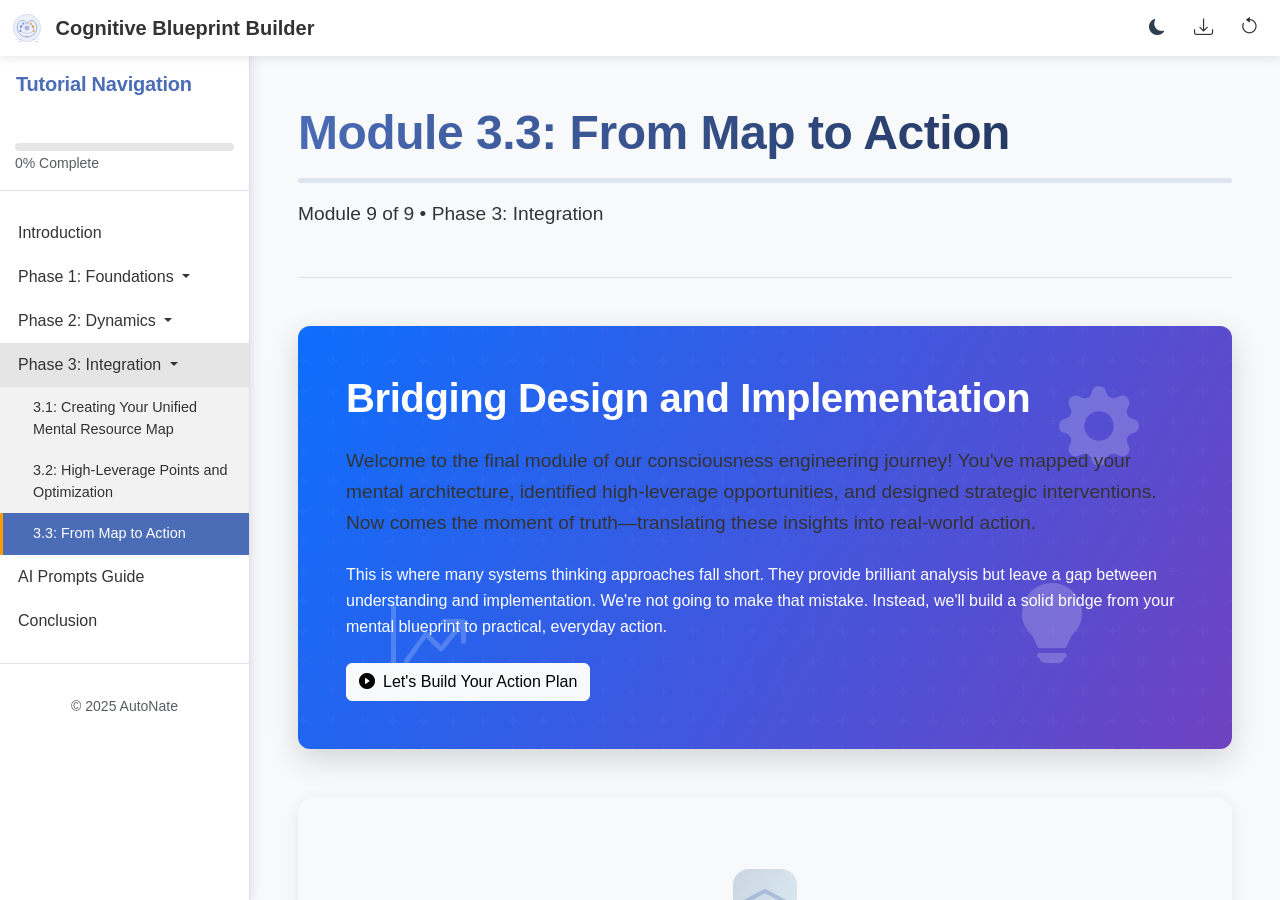
<file: module3-3.html>
<!DOCTYPE html>
<html lang="en">
<head>
    <meta charset="UTF-8">
    <meta name="viewport" content="width=device-width, initial-scale=1.0">
    <title>Module 3.3: From Map to Action | Cognitive Blueprint Builder</title>
    
    <!-- Bootstrap 5 CSS -->
    <link href="https://cdn.jsdelivr.net/npm/bootstrap@5.3.0/dist/css/bootstrap.min.css" rel="stylesheet">
    
    <!-- Bootstrap Icons -->
    <link rel="stylesheet" href="https://cdn.jsdelivr.net/npm/bootstrap-icons@1.10.0/font/bootstrap-icons.css">
    
    <!-- Custom CSS -->
    <link rel="stylesheet" href="css/main.css">
    <link rel="stylesheet" href="css/components/navigation.css">
    <link rel="stylesheet" href="css/components/theme.css">
    <link rel="stylesheet" href="css/components/export.css">
    <link rel="stylesheet" href="css/pages/module.css">
    <link rel="stylesheet" href="css/pages/module3-3.css">
    <link rel="stylesheet" href="css/sora-gallery.css">
    
    <!-- Favicon -->
    <link rel="icon" href="assets/images/favicon.ico">
</head>
<body>
    <!-- Mobile Navigation Bar -->
    <nav class="navbar navbar-expand-lg navbar-light fixed-top">
        <div class="container-fluid">
            <button class="navbar-toggler border-0" type="button" id="sidebarToggle">
                <span class="navbar-toggler-icon"></span>
            </button>
            <a class="navbar-brand" href="index.html">
                <img src="assets/images/logo.svg" width="30" height="30" alt="Cognitive Blueprint Builder Logo" class="d-inline-block align-top">
                <span class="ms-2 d-none d-sm-inline-block">Cognitive Blueprint Builder</span>
            </a>
            <div class="d-flex align-items-center">
                <button class="btn theme-toggle-btn" id="themeToggle">
                    <i class="bi bi-sun-fill light-icon"></i>
                    <i class="bi bi-moon-fill dark-icon"></i>
                </button>
                <button class="btn export-btn ms-2" id="exportBtn">
                    <i class="bi bi-download"></i>
                </button>
                <button class="btn restart-btn ms-2" id="restartBtn">
                    <i class="bi bi-arrow-counterclockwise"></i>
                </button>
            </div>
        </div>
    </nav>

    <!-- Sidebar and Main Content -->
    <div class="wrapper">
        <!-- Sidebar Navigation -->
        <nav id="sidebar">
            <div class="sidebar-header">
                <h5>Tutorial Navigation</h5>
                <button type="button" id="sidebarCollapseIn" class="btn">
                    <i class="bi bi-x"></i>
                </button>
            </div>
            <div class="progress-indicator">
                <div class="progress">
                    <div class="progress-bar" role="progressbar" style="width: 0%" aria-valuenow="0" aria-valuemin="0" aria-valuemax="100"></div>
                </div>
                <small class="text-muted">0% Complete</small>
            </div>
            <ul class="list-unstyled components">
                <li>
                    <a href="index.html">Introduction</a>
                </li>
                <!-- Phase 1 -->
                <li>
                    <a href="#phase1Submenu" data-bs-toggle="collapse" aria-expanded="false" class="dropdown-toggle">
                        Phase 1: Foundations
                    </a>
                    <ul class="collapse list-unstyled" id="phase1Submenu">
                        <li>
                            <a href="module1-1.html">1.1: Welcome to Mental Architecture</a>
                        </li>
                        <li>
                            <a href="module1-2.html">1.2: Creating Your Mental Taxonomy</a>
                        </li>
                        <li>
                            <a href="module1-3.html">1.3: Hierarchies, Networks, & Mental Models</a>
                        </li>
                    </ul>
                </li>
                <!-- Phase 2 -->
                <li>
                    <a href="#phase2Submenu" data-bs-toggle="collapse" aria-expanded="false" class="dropdown-toggle">
                        Phase 2: Dynamics
                    </a>
                    <ul class="collapse list-unstyled" id="phase2Submenu">
                        <li>
                            <a href="module2-1.html">2.1: Understanding Mental Resources</a>
                        </li>
                        <li>
                            <a href="module2-2.html">2.2: Resource Flows and Exchanges</a>
                        </li>
                        <li>
                            <a href="module2-3.html">2.3: Cycles, Leaks, and Generators</a>
                        </li>
                    </ul>
                </li>
                <!-- Phase 3 -->
                <li>
                    <a href="#phase3Submenu" data-bs-toggle="collapse" aria-expanded="false" class="dropdown-toggle">
                        Phase 3: Integration
                    </a>
                    <ul class="collapse list-unstyled show" id="phase3Submenu">
                        <li>
                            <a href="module3-1.html">3.1: Creating Your Unified Mental Resource Map</a>
                        </li>
                        <li>
                            <a href="module3-2.html">3.2: High-Leverage Points and Optimization</a>
                        </li>
                        <li class="active">
                            <a href="module3-3.html">3.3: From Map to Action</a>
                        </li>
                    </ul>
                </li>
                <!-- Additional Pages -->
                <li>
                    <a href="ai-prompts.html">AI Prompts Guide</a>
                </li>
                <li>
                    <a href="conclusion.html">Conclusion</a>
                </li>
            </ul>
            <div class="sidebar-footer">
                <p class="small text-muted">&copy; 2025 AutoNate</p>
            </div>
        </nav>

        <!-- Page Content -->
        <div id="content">
            <!-- Overlay for sidebar on mobile -->
            <div class="overlay"></div>
            
            <!-- Main Content Area -->
            <div class="container-fluid px-md-5 py-5">
                <!-- Module Content -->
                <section class="module-section">
                    <div class="module-header mb-5">
                        <h1 class="display-5 fw-bold mb-3">Module 3.3: From Map to Action</h1>
                        <div class="progress mb-3" style="height: 5px;">
                            <div class="progress-bar" role="progressbar" style="width: 99%" aria-valuenow="99" aria-valuemin="0" aria-valuemax="100"></div>
                        </div>
                        <p class="lead">Module 9 of 9 &bull; Phase 3: Integration</p>
                    </div>
                    
                    <!-- Hero Banner -->
                    <div class="hero-banner mb-5">
                        <div class="hero-content">
                            <h2>Bridging Design and Implementation</h2>
                            <p class="lead">Welcome to the final module of our consciousness engineering journey! You've mapped your mental architecture, identified high-leverage opportunities, and designed strategic interventions. Now comes the moment of truth—translating these insights into real-world action.</p>
                            <p>This is where many systems thinking approaches fall short. They provide brilliant analysis but leave a gap between understanding and implementation. We're not going to make that mistake. Instead, we'll build a solid bridge from your mental blueprint to practical, everyday action.</p>
                            <div class="mt-4">
                                <button class="btn btn-light" id="startActionPlanBtn"><i class="bi bi-play-circle-fill me-2"></i>Let's Build Your Action Plan</button>
                            </div>
                        </div>
                        <i class="bi bi-gear-fill animated-icon icon-gear"></i>
                        <i class="bi bi-lightbulb-fill animated-icon icon-lightbulb"></i>
                        <i class="bi bi-graph-up-arrow animated-icon icon-graph"></i>
                    </div>
                    
                    <!-- Blueprint to Reality Visualization -->
                    <div class="sora-image-container fade-in-up mb-5" data-delay="0.2">
                        <div class="sora-placeholder">
                            <i class="bi bi-layers-half placeholder-icon"></i>
                        </div>
                        <div class="sora-caption">
                            <h4>Blueprint Transforming into Reality</h4>
                            <p>A visualization of mental architecture designs converting into real-world implementation</p>
                        </div>
                    </div>

                    <!-- The Action Plan Builder Section -->
                    <div class="content-section mb-5" id="action-plan-section">
                        <h2 class="section-title">The Action Plan Builder</h2>
                        <p>First, we need to transform your high-leverage interventions into a concrete action plan. This isn't about creating a productivity system; it's about sequencing specific changes to your mental architecture for maximum effect.</p>

                        <div class="action-plan-builder p-4 mt-4">
                            <div class="card-header bg-primary text-white p-3 rounded-top">
                                <h4 class="mb-0"><i class="bi bi-journal-check me-2"></i>Your Implementation Sequence</h4>
                            </div>
                            <div class="card-body p-4">
                                <p>Your action plan includes a strategic sequence of interventions designed for optimal impact and sustainability:</p>
                                
                                <div class="action-steps-container mt-4">
                                    <div class="action-step">
                                        <div class="step-header">
                                            <div class="step-number">1</div>
                                            <h5>Foundation Setting</h5>
                                        </div>
                                        <p>Begin with interventions that create environmental supports and establish basic resource generators:</p>
                                        <ul>
                                            <li><strong>Attention anchors</strong> - Physical reminders of your architecture goals</li>
                                            <li><strong>Resource tracking</strong> - Simple monitoring of key mental resources</li>
                                            <li><strong>Environment optimization</strong> - Adjusting spaces to support new patterns</li>
                                        </ul>
                                        <div class="d-flex justify-content-end">
                                            <button class="btn btn-sm btn-outline-primary" data-action="customize-step" data-step="1">Customize for Your System <i class="bi bi-pencil ms-1"></i></button>
                                        </div>
                                    </div>
                                    
                                    <div class="action-step">
                                        <div class="step-header">
                                            <div class="step-number">2</div>
                                            <h5>Flow Optimization</h5>
                                        </div>
                                        <p>Once foundations are in place, focus on interventions that improve resource flows:</p>
                                        <ul>
                                            <li><strong>Bottleneck reduction</strong> - Removing key constraints in your system</li>
                                            <li><strong>Connection strengthening</strong> - Enhancing pathways between components</li>
                                            <li><strong>Diversion elimination</strong> - Reducing resource leaks to low-value activities</li>
                                        </ul>
                                        <div class="d-flex justify-content-end">
                                            <button class="btn btn-sm btn-outline-primary" data-action="customize-step" data-step="2">Customize for Your System <i class="bi bi-pencil ms-1"></i></button>
                                        </div>
                                    </div>
                                    
                                    <div class="action-step">
                                        <div class="step-header">
                                            <div class="step-number">3</div>
                                            <h5>Feedback Loop Engineering</h5>
                                        </div>
                                        <p>Next, implement interventions that create or modify feedback loops:</p>
                                        <ul>
                                            <li><strong>Reinforcing loop creation</strong> - Building virtuous cycles</li>
                                            <li><strong>Balancing loop adjustments</strong> - Fine-tuning stabilizing mechanisms</li>
                                            <li><strong>Delay reduction</strong> - Shortening time between action and feedback</li>
                                        </ul>
                                        <div class="d-flex justify-content-end">
                                            <button class="btn btn-sm btn-outline-primary" data-action="customize-step" data-step="3">Customize for Your System <i class="bi bi-pencil ms-1"></i></button>
                                        </div>
                                    </div>
                                    
                                    <div class="action-step">
                                        <div class="step-header">
                                            <div class="step-number">4</div>
                                            <h5>Deep Architecture Shifts</h5>
                                        </div>
                                        <p>Finally, implement the highest-leverage interventions that transform your architecture:</p>
                                        <ul>
                                            <li><strong>Goal recalibration</strong> - Adjusting what your system optimizes for</li>
                                            <li><strong>Mental model updates</strong> - Changing fundamental interpretive frameworks</li>
                                            <li><strong>Identity evolution</strong> - Shifting self-concept to align with new architecture</li>
                                        </ul>
                                        <div class="d-flex justify-content-end">
                                            <button class="btn btn-sm btn-outline-primary" data-action="customize-step" data-step="4">Customize for Your System <i class="bi bi-pencil ms-1"></i></button>
                                        </div>
                                    </div>
                                </div>
                                
                                <div class="success-indicators mt-4 p-3 bg-light rounded">
                                    <h5><i class="bi bi-check2-circle me-2 text-success"></i>Success Indicators</h5>
                                    <p>You'll know your interventions are working when you observe:</p>
                                    <div class="row">
                                        <div class="col-md-6">
                                            <ul>
                                                <li><strong>Subjective experiences:</strong> Greater clarity, reduced internal friction, increased flow states</li>
                                                <li><strong>Behavioral changes:</strong> More consistent actions, reduced effort for key tasks, new automatic patterns</li>
                                            </ul>
                                        </div>
                                        <div class="col-md-6">
                                            <ul>
                                                <li><strong>Resource flows:</strong> Increased energy maintenance, better attention allocation, improved willpower sustainability</li>
                                                <li><strong>Feedback patterns:</strong> Faster learning cycles, more consistent self-correction, reduced oscillation</li>
                                            </ul>
                                        </div>
                                    </div>
                                </div>
                            </div>
                        </div>
                    </div>

                    <!-- Resource Allocation Strategy Section -->
                    <div class="content-section mb-5" id="resource-allocation-section">
                        <h2 class="section-title">Resource Allocation Strategy</h2>
                        <p>Implementing changes in your mental architecture requires an investment of the very resources you're working to optimize. It's a bootstrapping challenge that needs careful planning.</p>

                        <div class="row align-items-center mb-4">
                            <div class="col-lg-5 order-lg-2">
                                <div class="sora-image-container fade-in-up" data-delay="0.3">
                                    <div class="sora-placeholder">
                                        <i class="bi bi-bar-chart-line-fill placeholder-icon"></i>
                                    </div>
                                    <div class="sora-caption">
                                        <h4>Resource Distribution Dashboard</h4>
                                        <p>Visualization showing optimal allocation of mental resources across implementation phases</p>
                                    </div>
                                </div>
                            </div>
                            <div class="col-lg-7 order-lg-1">
                                <div class="resource-allocation p-4">
                                    <h4 class="mb-3"><i class="bi bi-distribute-vertical me-2"></i>Your Resource Allocation Plan</h4>
                                    
                                    <div class="resource-category mb-4">
                                        <h5>Attention Budget</h5>
                                        <p>How to distribute your limited attention:</p>
                                        
                                        <div class="resource-item mb-3">
                                            <label class="d-flex justify-content-between">
                                                <span>Awareness of current patterns</span>
                                                <span>30%</span>
                                            </label>
                                            <div class="resource-meter">
                                                <div class="resource-fill" style="width: 30%">
                                                    <span class="resource-value">30%</span>
                                                </div>
                                            </div>
                                        </div>
                                        
                                        <div class="resource-item mb-3">
                                            <label class="d-flex justify-content-between">
                                                <span>Implementation of new patterns</span>
                                                <span>40%</span>
                                            </label>
                                            <div class="resource-meter">
                                                <div class="resource-fill" style="width: 40%">
                                                    <span class="resource-value">40%</span>
                                                </div>
                                            </div>
                                        </div>
                                        
                                        <div class="resource-item mb-3">
                                            <label class="d-flex justify-content-between">
                                                <span>Monitoring of results</span>
                                                <span>15%</span>
                                            </label>
                                            <div class="resource-meter">
                                                <div class="resource-fill" style="width: 15%">
                                                    <span class="resource-value">15%</span>
                                                </div>
                                            </div>
                                        </div>
                                        
                                        <div class="resource-item mb-3">
                                            <label class="d-flex justify-content-between">
                                                <span>Adaptation based on feedback</span>
                                                <span>15%</span>
                                            </label>
                                            <div class="resource-meter">
                                                <div class="resource-fill" style="width: 15%">
                                                    <span class="resource-value">15%</span>
                                                </div>
                                            </div>
                                        </div>
                                    </div>
                                    
                                    <div class="resource-category mb-4">
                                        <h5>Energy Investment</h5>
                                        <p>How to distribute your mental and physical energy:</p>
                                        
                                        <div class="resource-item mb-3">
                                            <label class="d-flex justify-content-between">
                                                <span>Initial setup efforts</span>
                                                <span>35%</span>
                                            </label>
                                            <div class="resource-meter">
                                                <div class="resource-fill" style="width: 35%">
                                                    <span class="resource-value">35%</span>
                                                </div>
                                            </div>
                                        </div>
                                        
                                        <div class="resource-item mb-3">
                                            <label class="d-flex justify-content-between">
                                                <span>Ongoing practice requirements</span>
                                                <span>30%</span>
                                            </label>
                                            <div class="resource-meter">
                                                <div class="resource-fill" style="width: 30%">
                                                    <span class="resource-value">30%</span>
                                                </div>
                                            </div>
                                        </div>
                                        
                                        <div class="resource-item mb-3">
                                            <label class="d-flex justify-content-between">
                                                <span>Recovery and regeneration</span>
                                                <span>20%</span>
                                            </label>
                                            <div class="resource-meter">
                                                <div class="resource-fill" style="width: 20%">
                                                    <span class="resource-value">20%</span>
                                                </div>
                                            </div>
                                        </div>
                                        
                                        <div class="resource-item mb-3">
                                            <label class="d-flex justify-content-between">
                                                <span>Managing transition challenges</span>
                                                <span>15%</span>
                                            </label>
                                            <div class="resource-meter">
                                                <div class="resource-fill" style="width: 15%">
                                                    <span class="resource-value">15%</span>
                                                </div>
                                            </div>
                                        </div>
                                    </div>
                                    
                                    <div class="alert alert-primary">
                                        <i class="bi bi-lightbulb-fill me-2"></i>
                                        <strong>Pro tip:</strong> Always allocate fewer resources than you think you'll need—it forces more efficient design and creates a buffer for unexpected challenges.
                                    </div>
                                    
                                    <button class="btn btn-primary mt-3" id="customizeAllocationBtn">
                                        <i class="bi bi-sliders me-2"></i>Customize Your Resource Allocation
                                    </button>
                                </div>
                            </div>
                        </div>
                    </div>

                    <!-- Implementation Timeline Section -->
                    <div class="content-section mb-5" id="implementation-timeline-section">
                        <h2 class="section-title">Implementation Timeline: The Roadmap</h2>
                        <p>Now let's map your implementation plan onto a realistic timeline—your roadmap for consciousness evolution.</p>
                        <p>Unlike typical goal-setting approaches that focus on deadlines, your implementation roadmap emphasizes natural sequences, integration periods, feedback checkpoints, and transition phases.</p>
                        
                        <div class="timeline-container mt-5">
                            <div class="timeline">
                                <div class="timeline-item left">
                                    <div class="timeline-content">
                                        <h3>Immediate (Next 2 Weeks)</h3>
                                        <ul>
                                            <li>Set up environmental supports</li>
                                            <li>Begin basic resource tracking</li>
                                            <li>Implement first attention management practices</li>
                                            <li>Establish daily reflection routine</li>
                                        </ul>
                                    </div>
                                </div>
                                
                                <div class="timeline-item right">
                                    <div class="timeline-content">
                                        <h3>Short-Term (1-2 Months)</h3>
                                        <ul>
                                            <li>Address primary bottlenecks</li>
                                            <li>Implement new connection protocols</li>
                                            <li>Begin installing reinforcing feedback loops</li>
                                            <li>Conduct first monthly review</li>
                                        </ul>
                                    </div>
                                </div>
                                
                                <div class="timeline-item left">
                                    <div class="timeline-content">
                                        <h3>Medium-Term (3-6 Months)</h3>
                                        <ul>
                                            <li>Implement core process refinements</li>
                                            <li>Begin deeper architectural shifts</li>
                                            <li>Conduct quarterly effectiveness review</li>
                                            <li>Make calibration adjustments based on data</li>
                                        </ul>
                                    </div>
                                </div>
                                
                                <div class="timeline-item right">
                                    <div class="timeline-content">
                                        <h3>Long-Term (6-12 Months)</h3>
                                        <ul>
                                            <li>Initiate high-leverage paradigm shifts</li>
                                            <li>Begin identity-level integrations</li>
                                            <li>Implement second-order changes</li>
                                            <li>Prepare for next phase of architecture evolution</li>
                                        </ul>
                                    </div>
                                </div>
                            </div>
                        </div>
                        
                        <div class="mt-5">
                            <h4>Your Feedback System</h4>
                            <p>To ensure your implementation stays on track, you'll establish a multi-level feedback system:</p>
                            
                            <div class="row g-4 mt-2">
                                <div class="col-md-6 col-lg-3">
                                    <div class="card h-100">
                                        <div class="card-body">
                                            <h5 class="card-title"><i class="bi bi-clock-history me-2 text-primary"></i>Daily Micro-Checks</h5>
                                            <p class="card-text">Quick awareness moments (30-60 seconds) to notice patterns and make micro-adjustments</p>
                                        </div>
                                    </div>
                                </div>
                                
                                <div class="col-md-6 col-lg-3">
                                    <div class="card h-100">
                                        <div class="card-body">
                                            <h5 class="card-title"><i class="bi bi-calendar-week me-2 text-primary"></i>Weekly Reviews</h5>
                                            <p class="card-text">15-30 minute sessions for pattern recognition and minor calibration adjustments</p>
                                        </div>
                                    </div>
                                </div>
                                
                                <div class="col-md-6 col-lg-3">
                                    <div class="card h-100">
                                        <div class="card-body">
                                            <h5 class="card-title"><i class="bi bi-calendar-month me-2 text-primary"></i>Monthly Reflections</h5>
                                            <p class="card-text">1-hour deeper analysis sessions for course corrections and strategic adjustments</p>
                                        </div>
                                    </div>
                                </div>
                                
                                <div class="col-md-6 col-lg-3">
                                    <div class="card h-100">
                                        <div class="card-body">
                                            <h5 class="card-title"><i class="bi bi-calendar3 me-2 text-primary"></i>Quarterly Evolutions</h5>
                                            <p class="card-text">3-hour comprehensive reviews for major adjustments and next phase planning</p>
                                        </div>
                                    </div>
                                </div>
                            </div>
                        </div>
                    </div>

                    <!-- Implementation Rehearsal Section -->
                    <div class="content-section mb-5" id="implementation-rehearsal-section">
                        <h2 class="section-title">Mental Implementation Rehearsal</h2>
                        <p>Before we finalize your implementation plan, let's use a powerful technique to prepare your mind for the changes ahead: mental implementation rehearsal.</p>
                        <p>This practice involves mentally walking through the implementation process, which helps prime neural pathways, identify potential obstacles, and strengthen your commitment.</p>
                        
                        <div class="rehearsal-container" id="rehearsalContainer">
                            <h4 class="mb-4"><i class="bi bi-person-workspace me-2"></i>Implementation Scenario Practice</h4>
                            
                            <p>Select a scenario to mentally rehearse implementation:</p>
                            
                            <div class="scenario-selector" id="scenarioSelector">
                                <div class="scenario-card active" data-scenario="attention">
                                    <div class="scenario-icon">
                                        <i class="bi bi-eyeglasses"></i>
                                    </div>
                                    <h5>Attention Management</h5>
                                    <p>Implementing new attention allocation practices</p>
                                </div>
                                
                                <div class="scenario-card" data-scenario="feedback">
                                    <div class="scenario-icon">
                                        <i class="bi bi-arrow-repeat"></i>
                                    </div>
                                    <h5>Feedback Loop Creation</h5>
                                    <p>Installing new mental feedback mechanisms</p>
                                </div>
                                
                                <div class="scenario-card" data-scenario="bottleneck">
                                    <div class="scenario-icon">
                                        <i class="bi bi-funnel"></i>
                                    </div>
                                    <h5>Bottleneck Elimination</h5>
                                    <p>Removing constraints in your mental processing</p>
                                </div>
                                
                                <div class="scenario-card" data-scenario="model">
                                    <div class="scenario-icon">
                                        <i class="bi bi-diagram-3"></i>
                                    </div>
                                    <h5>Mental Model Updating</h5>
                                    <p>Shifting fundamental interpretive frameworks</p>
                                </div>
                            </div>
                            
                            <div class="rehearsal-content mt-4 p-4 bg-light rounded">
                                <h5>Scenario: Implementing Attention Management Practices</h5>
                                <p>Imagine yourself implementing a new attention allocation system. Visualize each step of the process:</p>
                                
                                <div id="rehearsalSteps">
                                    <div class="rehearsal-step p-3 mb-3 border-start border-primary border-3 rounded">
                                        <h6>1. Setting up physical reminders</h6>
                                        <p>You're placing visual cues in your workspace that remind you of your attention priorities. You feel a sense of clarity as you arrange these anchors.</p>
                                    </div>
                                    
                                    <div class="rehearsal-step p-3 mb-3 border-start border-primary border-3 rounded">
                                        <h6>2. First decision point: Incoming distraction</h6>
                                        <p>A notification appears on your device. You notice the automatic urge to check it immediately, but pause as you remember your attention blueprint. You make a conscious choice about how to respond.</p>
                                    </div>
                                    
                                    <div class="rehearsal-step p-3 mb-3 border-start border-primary border-3 rounded">
                                        <h6>3. Encountering internal resistance</h6>
                                        <p>You notice a feeling of restlessness as you maintain focused attention. Rather than fighting it, you acknowledge it as feedback from your system, making an adjustment to your approach.</p>
                                    </div>
                                    
                                    <div class="rehearsal-step p-3 mb-3 border-start border-primary border-3 rounded">
                                        <h6>4. End-of-day review process</h6>
                                        <p>You take a moment to reflect on how your attention was allocated throughout the day, noting patterns and making a micro-adjustment for tomorrow.</p>
                                    </div>
                                </div>
                                
                                <div class="choice-container" id="choiceContainer">
                                    <p><strong>How would you handle this obstacle?</strong></p>
                                    <p>You find your attention management system working well for three days, but on day four, you wake up feeling resistance to continuing the practice.</p>
                                    
                                    <div class="choice-option" data-outcome="flexible">
                                        <h6>Flexible Adaptation</h6>
                                        <p>Modify your attention system for the day, implementing a lighter version while maintaining the core structure.</p>
                                    </div>
                                    
                                    <div class="choice-option" data-outcome="motivational">
                                        <h6>Motivational Reconnection</h6>
                                        <p>Spend five minutes reconnecting with your original purpose for implementing the system before deciding how to proceed.</p>
                                    </div>
                                    
                                    <div class="choice-option" data-outcome="consistency">
                                        <h6>Consistency Focus</h6>
                                        <p>Push through the resistance by focusing on maintaining the streak, emphasizing the importance of consistency.</p>
                                    </div>
                                </div>
                                
                                <div id="rehearsalOutcome" class="mt-4 d-none">
                                    <!-- This will be populated via JavaScript when a choice is selected -->
                                </div>
                                
                                <div class="mt-4 pt-3 border-top">
                                    <p><strong>Mental rehearsal benefits:</strong></p>
                                    <ul>
                                        <li>Primes neural pathways for implementation</li>
                                        <li>Identifies potential obstacles before they arise</li>
                                        <li>Creates emotional readiness for the change process</li>
                                        <li>Reduces implementation friction when you execute in reality</li>
                                    </ul>
                                </div>
                            </div>
                        </div>
                    </div>

                    <!-- Final Map Integration Section -->
                    <div class="content-section mb-5" id="final-map-section">
                        <h2 class="section-title">Your Complete Mental Architecture Resource Map</h2>
                        
                        <div class="final-map-container">
                            <div class="sora-image-container fade-in-up mb-4" data-delay="0.2">
                                <div class="sora-placeholder">
                                    <i class="bi bi-map placeholder-icon"></i>
                                </div>
                                <div class="sora-caption">
                                    <h4>Your Complete Mental Resource Map</h4>
                                    <p>Unified visualization of your cognitive blueprint with all components, flows, and action plan integrated</p>
                                </div>
                            </div>
                            
                            <p>Congratulations! You've completed the Mental Architecture Resource Mapping tutorial and created a comprehensive blueprint of your consciousness.</p>
                            
                            <div class="map-interaction-panel">
                                <div class="map-layer-toggle" data-layer="components">
                                    <div class="toggle-icon"><i class="bi bi-grid-3x3"></i></div>
                                    <div class="toggle-label">Component Layer</div>
                                </div>
                                
                                <div class="map-layer-toggle" data-layer="flows">
                                    <div class="toggle-icon"><i class="bi bi-arrow-left-right"></i></div>
                                    <div class="toggle-label">Resource Flows</div>
                                </div>
                                
                                <div class="map-layer-toggle" data-layer="cycles">
                                    <div class="toggle-icon"><i class="bi bi-arrow-repeat"></i></div>
                                    <div class="toggle-label">Feedback Cycles</div>
                                </div>
                                
                                <div class="map-layer-toggle" data-layer="leverage">
                                    <div class="toggle-icon"><i class="bi bi-lightning-charge"></i></div>
                                    <div class="toggle-label">Leverage Points</div>
                                </div>
                                
                                <div class="map-layer-toggle" data-layer="actions">
                                    <div class="toggle-icon"><i class="bi bi-check2-square"></i></div>
                                    <div class="toggle-label">Action Plans</div>
                                </div>
                                
                                <div class="map-layer-toggle" data-layer="complete">
                                    <div class="toggle-icon"><i class="bi bi-layers"></i></div>
                                    <div class="toggle-label">Complete View</div>
                                </div>
                            </div>
                            
                            <div class="achievement-summary mt-5">
                                <h4>Let's appreciate what you've accomplished:</h4>
                                <div class="row mt-3">
                                    <div class="col-md-6">
                                        <ul class="achievement-list">
                                            <li>Created a detailed map of your mental components—the building blocks of your consciousness</li>
                                            <li>Traced the flow of resources through this architecture, revealing dynamics invisible to most people</li>
                                            <li>Identified cycles, leaks, and generators that determine your system's sustainability</li>
                                        </ul>
                                    </div>
                                    <div class="col-md-6">
                                        <ul class="achievement-list">
                                            <li>Integrated these insights into a unified mental blueprint</li>
                                            <li>Pinpointed high-leverage opportunities for optimizing your mental architecture</li>
                                            <li>Developed a concrete action plan to implement strategic changes</li>
                                        </ul>
                                    </div>
                                </div>
                                
                                <p class="mt-3">This represents an unprecedented level of self-understanding and agency. You now possess not just insights about your mind, but an engineer's blueprint for consciously evolving it.</p>
                            </div>
                        </div>
                    </div>
                    
                    <!-- Call to Action Section -->
                    <div class="cta-container">
                        <div class="cta-content">
                            <h2 class="cta-title">Your Blueprint is Ready. Your Tools are at Hand.</h2>
                            <p class="lead">Now it's time to build. Welcome to the ranks of consciousness engineers—those who have moved beyond being passive inhabitants of their minds to become active architects of their experience.</p>
                            
                            <div class="cta-buttons">
                                <a href="#" class="btn btn-light cta-btn" id="downloadBlueprintBtn">
                                    <i class="bi bi-download me-2"></i>Download Your Blueprint
                                </a>
                                <a href="conclusion.html" class="btn btn-light-outline cta-btn">
                                    Continue Your Journey <i class="bi bi-arrow-right ms-2"></i>
                                </a>
                            </div>
                        </div>
                    </div>
                    
                    <!-- Next Steps Section -->
                    <div class="content-section mb-5" id="next-steps-section">
                        <h2 class="section-title">Next Steps and Implementation Support</h2>
                        
                        <p>As you begin implementing your consciousness engineering plan, remember that you're not alone on this journey. Your Cognitive Blueprint Builder pack includes additional resources to support your implementation:</p>
                        
                        <div class="row mt-4 g-4">
                            <div class="col-md-6 col-lg-3">
                                <div class="card h-100 shadow-sm">
                                    <div class="card-body text-center">
                                        <i class="bi bi-file-earmark-text text-primary" style="font-size: 2.5rem;"></i>
                                        <h5 class="card-title mt-3">Weekly Worksheets</h5>
                                        <p class="card-text">Structured templates for ongoing mapping and optimization work</p>
                                        <button class="btn btn-outline-primary btn-sm mt-2" id="viewWorksheetsBtn">Access Worksheets</button>
                                    </div>
                                </div>
                            </div>
                            
                            <div class="col-md-6 col-lg-3">
                                <div class="card h-100 shadow-sm">
                                    <div class="card-body text-center">
                                        <i class="bi bi-journal-check text-primary" style="font-size: 2.5rem;"></i>
                                        <h5 class="card-title mt-3">Implementation Guide</h5>
                                        <p class="card-text">Detailed protocols for each type of mental architecture intervention</p>
                                        <button class="btn btn-outline-primary btn-sm mt-2" id="viewGuideBtn">Access Guide</button>
                                    </div>
                                </div>
                            </div>
                            
                            <div class="col-md-6 col-lg-3">
                                <div class="card h-100 shadow-sm">
                                    <div class="card-body text-center">
                                        <i class="bi bi-book text-primary" style="font-size: 2.5rem;"></i>
                                        <h5 class="card-title mt-3">Resource Library</h5>
                                        <p class="card-text">Expanded explanations of key concepts and techniques for deeper learning</p>
                                        <button class="btn btn-outline-primary btn-sm mt-2" id="viewLibraryBtn">Access Library</button>
                                    </div>
                                </div>
                            </div>
                            
                            <div class="col-md-6 col-lg-3">
                                <div class="card h-100 shadow-sm">
                                    <div class="card-body text-center">
                                        <i class="bi bi-people text-primary" style="font-size: 2.5rem;"></i>
                                        <h5 class="card-title mt-3">Community Access</h5>
                                        <p class="card-text">Optional connection with fellow consciousness engineers for support</p>
                                        <button class="btn btn-outline-primary btn-sm mt-2" id="joinCommunityBtn">Join Community</button>
                                    </div>
                                </div>
                            </div>
                        </div>
                        
                        <div class="alert alert-primary mt-4">
                            <i class="bi bi-info-circle-fill me-2"></i>
                            <strong>Coming Soon:</strong> The next phase of your journey—Strategic Consciousness Evolution, where you'll learn to design emergent states, apply second-order thinking, and create self-evolving systems within your mental architecture.
                        </div>
                    </div>
                    
                    <!-- Navigation Buttons -->
                    <div class="module-navigation d-flex justify-content-between">
                        <a href="module3-2.html" class="btn btn-outline-primary">
                            <i class="bi bi-arrow-left me-2"></i> Back to Module 3.2
                        </a>
                        <a href="conclusion.html" class="btn btn-primary">
                            Next: Conclusion <i class="bi bi-arrow-right ms-2"></i>
                        </a>
                    </div>
                </section>
            </div>
            
            <!-- Footer -->
            <footer class="mt-auto py-3">
                <div class="container">
                    <div class="row">
                        <div class="col-md-6">
                            <p class="mb-0">&copy; 2025 AutoNate - Cognitive Blueprint Builder</p>
                        </div>
                        <div class="col-md-6 text-md-end">
                            <p class="mb-0">
                                <a href="#" class="text-decoration-none">Privacy Policy</a> | 
                                <a href="#" class="text-decoration-none">Terms of Use</a>
                            </p>
                        </div>
                    </div>
                </div>
            </footer>
        </div>
    </div>

    <!-- Modals -->
    <!-- Restart Confirmation Modal -->
    <div class="modal fade" id="restartModal" tabindex="-1" aria-labelledby="restartModalLabel" aria-hidden="true">
        <div class="modal-dialog">
            <div class="modal-content">
                <div class="modal-header">
                    <h5 class="modal-title" id="restartModalLabel">Restart Tutorial</h5>
                    <button type="button" class="btn-close" data-bs-dismiss="modal" aria-label="Close"></button>
                </div>
                <div class="modal-body">
                    <p>Are you sure you want to restart the tutorial? This will clear all your saved progress and responses.</p>
                    <p class="text-danger"><strong>This action cannot be undone.</strong></p>
                </div>
                <div class="modal-footer">
                    <button type="button" class="btn btn-secondary" data-bs-dismiss="modal">Cancel</button>
                    <button type="button" class="btn btn-danger" id="confirmRestart">Yes, Restart</button>
                </div>
            </div>
        </div>
    </div>

    <!-- Export Modal -->
    <div class="modal fade" id="exportModal" tabindex="-1" aria-labelledby="exportModalLabel" aria-hidden="true">
        <div class="modal-dialog">
            <div class="modal-content">
                <div class="modal-header">
                    <h5 class="modal-title" id="exportModalLabel">Export Your Progress</h5>
                    <button type="button" class="btn-close" data-bs-dismiss="modal" aria-label="Close"></button>
                </div>
                <div class="modal-body">
                    <p>What would you like to export?</p>
                    <div class="form-check mb-2">
                        <input class="form-check-input" type="radio" name="exportOption" id="exportCurrent" value="current" checked>
                        <label class="form-check-label" for="exportCurrent">
                            Current module only
                        </label>
                    </div>
                    <div class="form-check mb-2">
                        <input class="form-check-input" type="radio" name="exportOption" id="exportAll" value="all">
                        <label class="form-check-label" for="exportAll">
                            All completed modules
                        </label>
                    </div>
                    <div class="form-check mb-2">
                        <input class="form-check-input" type="radio" name="exportOption" id="exportAI" value="ai">
                        <label class="form-check-label" for="exportAI">
                            AI Prompts for my data
                        </label>
                    </div>
                </div>
                <div class="modal-footer">
                    <button type="button" class="btn btn-secondary" data-bs-dismiss="modal">Cancel</button>
                    <button type="button" class="btn btn-primary" id="confirmExport">Export as PDF</button>
                </div>
            </div>
        </div>
    </div>

    <!-- jQuery -->
    <script src="https://code.jquery.com/jquery-3.6.4.min.js"></script>
    
    <!-- Bootstrap 5 JS Bundle with Popper -->
    <script src="https://cdn.jsdelivr.net/npm/bootstrap@5.3.0/dist/js/bootstrap.bundle.min.js"></script>
    
    <!-- GSAP for animations -->
    <script src="https://cdnjs.cloudflare.com/ajax/libs/gsap/3.11.4/gsap.min.js"></script>
    
    <!-- Custom JS -->
    <script src="js/components/navigation.js"></script>
    <script src="js/components/theme.js"></script>
    <script src="js/components/export.js"></script>
    <script src="js/components/dataManager.js"></script>
    <script src="js/main.js"></script>
    <script src="js/pages/module3-3.js"></script>
</body>
</html>
</file>
<file: css/main.css>
/* Main CSS file for Cognitive Blueprint Builder */

:root {
    /* Theme Colors */
    --primary-color: #4b6cb7;
    --secondary-color: #182848;
    --accent-color: #ff9d00;
    --background-color: #f8f9fa;
    --card-background: #ffffff;
    --floating-card-bg: #ffffff;
    --text-color: #333333;
    --text-muted: #6c757d;
    --border-color: #dee2e6;
    --shadow-color: rgba(0, 0, 0, 0.1);
    --animation-bg: rgba(75, 108, 183, 0.05);
    
    /* Shadow Variables */
    --card-shadow: 0 4px 15px rgba(0, 0, 0, 0.08);
    --floating-card-shadow: 0 8px 25px rgba(0, 0, 0, 0.1);
    
    /* Other Variables */
    --sidebar-width: 280px;
    --header-height: 60px;
    --transition-speed: 0.3s;
}

/* Dark theme colors */
body.dark-theme {
    --primary-color: #5d7dcb; /* Lighter primary for better contrast */
    --secondary-color: #8da0c0; /* Lighter secondary for better contrast */
    --accent-color: #ffb133; /* Slightly brighter accent */
    --text-color: #f8f9fa; /* Brighter text */
    --text-muted: #c5ccd6; /* Lighter muted text for better readability */
    --background-color: #121212; /* Darker background */
    --card-background: #2c2c2c; /* Slightly lighter card background */
    --border-color: #555; /* More visible borders */
    --shadow-color: rgba(0, 0, 0, 0.5); /* Stronger shadows */
    --animation-bg: rgba(93, 125, 203, 0.15); /* More visible animation background */
    --card-shadow: 0 4px 15px rgba(0, 0, 0, 0.25); /* Stronger card shadow */
    --heading-color: #7d9ae2; /* Brighter heading color for dark mode */
    --floating-card-bg: #323232; /* Distinct background for floating cards */
    --floating-card-shadow: 0 8px 25px rgba(0, 0, 0, 0.3), 0 0 5px rgba(93, 125, 203, 0.2); /* Enhanced shadow with glow */
}

/* Base styles */
body {
    font-family: 'Inter', -apple-system, BlinkMacSystemFont, 'Segoe UI', Roboto, Oxygen, Ubuntu, Cantarell, 'Open Sans', 'Helvetica Neue', sans-serif;
    background-color: var(--background-color);
    color: var(--text-color);
    transition: background-color 0.3s ease, color 0.3s ease;
    padding-top: 56px; /* Navbar height */
    min-height: 100vh;
    display: flex;
    flex-direction: column;
}

/* Typography */
h1, h2, h3, h4, h5, h6 {
    color: var(--heading-color);
    font-weight: 700;
    letter-spacing: -0.01em;
    margin-bottom: 1rem;
}

h1 {
    font-size: 2.75rem;
    background: linear-gradient(120deg, var(--primary-color), var(--secondary-color));
    -webkit-background-clip: text;
    -webkit-text-fill-color: transparent;
    background-clip: text;
    text-fill-color: transparent;
}

h2 {
    font-size: 2.2rem;
}

h3 {
    font-size: 1.75rem;
}

body.dark-theme h1 {
    background: linear-gradient(120deg, var(--primary-color), #a3b9f3);
    -webkit-background-clip: text;
    -webkit-text-fill-color: transparent;
    background-clip: text;
    text-fill-color: transparent;
}

.sidebar-header h5 {
    color:#4b6cb7;
    transition: color 0.3s ease;
}

body.dark-theme h2, 
body.dark-theme h3, 
body.dark-theme h4, 
body.dark-theme h5, 
body.dark-theme h6 {
    color: var(--heading-color);}

/* Progress text color handling */
.progress-text {
    color: #555 !important; /* Default color for light mode */
    transition: color 0.3s ease;
}

body.dark-theme .progress-text {
    color: #eee !important; /* Light color for dark mode */
}

.lead {
    font-size: 1.2rem;
    line-height: 1.6;
    color: var(--text-color);
    font-weight: 400;
    margin-bottom: 1.5rem;
}

p {
    line-height: 1.6;
    margin-bottom: 1rem;
}

.section-header {
    position: relative;
    padding-bottom: 0.5rem;
    margin-bottom: 1.5rem;
    color: var(--primary-color);
    font-weight: 700;
    transition: color 0.3s ease;
    display: inline-block;
}

.section-header::after {
    content: '';
    position: absolute;
    bottom: -5px;
    left: 0;
    width: 60px;
    height: 3px;
    background-color: var(--accent-color);
    transition: width 0.3s ease;
}

.section-header:hover::after {
    width: 120px;
}

/* Cards and containers */
.content-card {
    background-color: var(--card-background);
    border-radius: 12px;
    box-shadow: var(--card-shadow);
    padding: 2rem;
    margin-bottom: 2rem;
    transition: transform 0.3s ease, box-shadow 0.3s ease;
    border: 1px solid var(--border-color);
}

.content-card:hover {
    transform: translateY(-5px);
    box-shadow: 0 15px 30px var(--shadow-color);
    border-color: rgba(75, 108, 183, 0.3);
}

/* Floating cards for benefits and key points */
.floating-card {
    background-color: var(--floating-card-bg);
    border-radius: 12px;
    border: 1px solid var(--border-color);
    padding: 1.5rem;
    margin-bottom: 1.5rem;
    box-shadow: var(--floating-card-shadow);
    transition: all 0.4s ease;
    height: 100%;
    transform: translateY(0);
    position: relative;
    overflow: hidden;
}

.floating-card::before {
    content: '';
    position: absolute;
    top: 0;
    left: 0;
    width: 100%;
    height: 5px;
    background-color: var(--primary-color);
    opacity: 0.7;
    transition: height 0.3s ease;
}

.floating-card[data-benefit="precision"]::before {
    background-color: #4b6cb7;
}

.floating-card[data-benefit="efficiency"]::before {
    background-color: #5d7dcb;
}

.floating-card[data-benefit="integration"]::before {
    background-color: #3f5ca0;
}

.floating-card:hover {
    transform: translateY(-8px);
    box-shadow: 0 15px 35px var(--shadow-color);
    border-color: var(--primary-color);
}

.floating-card:hover::before {
    height: 8px;
    opacity: 1;
}

.floating-card .card-title {
    color: var(--primary-color);
    margin-bottom: 1rem;
    font-weight: 600;
    font-size: 1.4rem;
    transition: all 0.3s ease;
}

.floating-card:hover .card-title {
    transform: translateY(-3px);
    color: var(--accent-color);
}

.floating-card .card-text {
    transition: all 0.3s ease;
    line-height: 1.6;
    color: var(--text-color);
}

body.dark-theme .floating-card {
    background-color: var(--floating-card-bg);
    border-color: rgba(93, 125, 203, 0.15);
}

body.dark-theme .floating-card:hover {
    border-color: var(--primary-color);
    box-shadow: var(--floating-card-shadow), 0 0 15px rgba(93, 125, 203, 0.2);
}

body.dark-theme .floating-card .card-title {
    color: var(--accent-color);
}

body.dark-theme .floating-card .card-text {
    color: var(--text-muted);
}

/* Layer descriptions */
.layer-descriptions {
    display: flex;
    flex-direction: column;
    gap: 1.5rem;
    margin-top: 2rem;
}

.layer-card {
    background-color: var(--card-background);
    border-left: 4px solid var(--primary-color);
    box-shadow: var(--card-shadow);
    padding: 1.5rem;
    border-radius: 0 8px 8px 0;
    transition: all 0.3s ease;
    display: block;
    visibility: visible;
    opacity: 1;
    border: 1px solid var(--border-color);
    border-left: 4px solid var(--primary-color);
}

.layer-card:hover {
    transform: translateX(5px);
    box-shadow: 0 6px 20px var(--shadow-color);
}

.layer-card h3 {
    color: var(--primary-color);
    margin-bottom: 1rem;
    font-weight: 600;
}

body.dark-theme .layer-card h3 {
    color: var(--accent-color);
}

body.dark-theme .layer-card {
    background-color: var(--card-background);
    border-color: var(--border-color);
    border-left-color: var(--primary-color);
}

/* General elements */
a {
    color: var(--primary-color);
    text-decoration: none;
    transition: color 0.2s ease;
}

a:hover {
    color: var(--accent-color);
}

.btn-primary {
    background-color: var(--primary-color);
    border-color: var(--primary-color);
    transition: all 0.3s ease;
}

.btn-primary:hover, .btn-primary:focus {
    background-color: var(--secondary-color);
    border-color: var(--secondary-color);
    transform: translateY(-2px);
    box-shadow: 0 4px 10px rgba(0, 0, 0, 0.2);
}

/* Footer */
footer {
    background-color: var(--card-background);
    border-top: 1px solid var(--border-color);
    color: var(--text-muted);
    margin-top: auto;
}

footer a {
    color: var(--text-muted);
}

footer a:hover {
    color: var(--primary-color);
}

/* Responsive */
@media (max-width: 767.98px) {
    .content-card {
        padding: 1.5rem;
    }
    
    .section-header {
        font-size: 1.5rem;
    }
    
    body {
        padding-top: 50px; /* Adjust for smaller navbar */
    }
}

/* Carousel styling */
.carousel-container {
    border-radius: 12px;
    overflow: hidden;
    box-shadow: var(--card-shadow);
    margin-bottom: 2rem;
}

.carousel-inner {
    border-radius: 12px;
}

.carousel-item {
    background-color: var(--card-background);
    padding: 2rem;
    min-height: 260px;
}

.carousel-caption {
    position: static;
    padding: 1.5rem;
    text-align: left;
    color: var(--text-color);
    z-index: 10;
}

.carousel-caption h5 {
    font-size: 1.5rem;
    color: var(--primary-color);
    margin-bottom: 1rem;
    font-weight: 600;
    position: relative;
}

.carousel-caption p {
    line-height: 1.6;
}

body.dark-theme .carousel-caption h5 {
    color: var(--accent-color);
}

body.dark-theme .carousel-caption {
    color: var(--text-muted);
}

.carousel-indicators {
    bottom: 0;
}

.carousel-control-prev, .carousel-control-next {
    width: 10%;
}

.carousel-indicators [data-bs-target] {
    background-color: var(--primary-color);
}

.carousel-control-prev-icon,
.carousel-control-next-icon {
    filter: invert(25%) sepia(90%) saturate(1352%) hue-rotate(210deg) brightness(95%) contrast(92%);
}

body.dark-theme .carousel-control-prev-icon,
body.dark-theme .carousel-control-next-icon {
    filter: invert(65%) sepia(91%) saturate(434%) hue-rotate(205deg) brightness(101%) contrast(94%);
}

/* Animation and transitions */
.fade-in {
    animation: fadeIn 0.5s ease-in-out;
}

@keyframes fadeIn {
    from { opacity: 0; }
    to { opacity: 1; }
}

/* SVG Animations and Styling */
.brain-animation-container {
    background-color: var(--animation-bg);
    border-radius: 12px;
    overflow: hidden;
    height: 300px;
    width: 100%;
    display: flex;
    justify-content: center;
    align-items: center;
    position: relative;
    border: 1px solid var(--border-color);
    box-shadow: var(--card-shadow);
    margin: 2rem 0;
}

#brainAnimation {
    background-color: var(--animation-bg) !important;
    height: 300px !important;
    min-height: 300px !important;
    width: 100% !important;
}

.brain-svg {
    width: 100% !important;
    height: 100% !important;
    display: block !important;
    position: absolute;
    top: 0;
    left: 0;
    z-index: 1;
}

.brain-outline {
    fill: none;
    stroke: var(--primary-color);
    stroke-width: 2;
}

body.dark-theme .brain-outline {
    stroke: var(--primary-color);
}

.node {
    transition: all 0.3s ease;
}

.node.pulse-circle {
    animation: pulse 2s infinite;
}

@keyframes pulse {
    0% { transform: scale(1); opacity: 0.7; }
    50% { transform: scale(1.1); opacity: 1; }
    100% { transform: scale(1); opacity: 0.7; }
}

.flow-path {
    fill: none;
    stroke: var(--primary-color);
    stroke-width: 2;
}

body.dark-theme .flow-path {
    stroke: var(--primary-color);
}

.brain-svg text {
    fill: var(--text-color);
    font-family: var(--base-font);
    font-size: 12px;
}

.slide-up {
    animation: slideUp 0.6s ease-out forwards;
}

@keyframes slideUp {
    from { 
        opacity: 0; 
        transform: translateY(30px);
    }
    to { 
        opacity: 1; 
        transform: translateY(0);
    }
}

.sequential-fade {
    opacity: 0;
}

/* Carousel styling */
.carousel-container {
    border-radius: 12px;
    overflow: hidden;
    box-shadow: var(--card-shadow);
    margin-bottom: 2rem;
}

.carousel-inner {
    border-radius: 12px;
}

.carousel-item {
    background-color: var(--card-background);
    padding: 2rem;
    min-height: 260px;
}

.carousel-caption {
    position: static;
    padding: 0;
    color: var(--text-color);
    text-align: left;
}

.carousel-caption h5 {
    color: var(--primary-color);
    font-weight: 600;
    margin-bottom: 1rem;
}

.carousel-control-next, .carousel-control-prev {
    width: 8%;
    opacity: 0.8;
    background: rgba(0,0,0,0.2);
    border-radius: 50%;
    height: 40px;
    width: 40px;
    top: 50%;
    transform: translateY(-50%);
}

.carousel-control-next {
    right: 15px;
}

.carousel-control-prev {
    left: 15px;
}

.carousel-indicators {
    bottom: 0;
}

.carousel-indicators [data-bs-target] {
    background-color: var(--primary-color);
}

/* Animation for cards */
.card-animation {
    transition: transform 0.5s ease, box-shadow 0.5s ease;
}

.card-animation:hover {
    transform: translateY(-10px);
    box-shadow: 0 20px 40px rgba(0, 0, 0, 0.15);
}

/* Mobile optimization */
@media (max-width: 575.98px) {
    .container-fluid {
        padding-left: 1rem;
        padding-right: 1rem;
    }
    
    .content-card {
        padding: 1.25rem;
    }
    
    h1 {
        font-size: 1.75rem;
    }
    
    h2 {
        font-size: 1.5rem;
    }
    
    .lead {
        font-size: 1rem;
    }
}
</file>
<file: css/components/navigation.css>
/* Sidebar Navigation Styles */

/* Wrapper for sidebar and content */
.wrapper {
    display: flex;
    width: 100%;
    height: calc(100vh - 56px);
    align-items: stretch;
    padding-top: 0;
    overflow: hidden;
}

/* Sidebar */
#sidebar {
    min-width: 250px;
    max-width: 250px;
    background: var(--card-background);
    color: var(--text-color);
    transition: all 0.3s;
    border-right: 1px solid var(--border-color);
    z-index: 999;
    height: 100%;
    overflow-y: auto;
    box-shadow: 2px 0 10px var(--shadow-color);
}

#sidebar.active {
    margin-left: -250px;
}

#sidebar .sidebar-header {
    padding: 1rem;
    background: linear-gradient(to right, var(--header-gradient-start), var(--header-gradient-end));
    color: white;
    display: flex;
    justify-content: space-between;
    align-items: center;
}

#sidebar ul.components {
    padding: 20px 0;
    border-bottom: 1px solid var(--border-color);
}

#sidebar ul p {
    color: var(--text-color);
    padding: 10px;
}

#sidebar ul li a {
    padding: 10px 15px;
    font-size: 1em;
    display: block;
    color: var(--text-color);
    border-left: 3px solid transparent;
    transition: all 0.2s ease;
}

#sidebar ul li a:hover {
    background: var(--primary-color);
    color: #fff;
    border-left: 3px solid var(--accent-color);
}

#sidebar ul li.active > a {
    background: var(--primary-color);
    color: #fff;
    border-left: 3px solid var(--accent-color);
}

#sidebar ul li a i {
    margin-right: 10px;
}

#sidebar ul li a[aria-expanded="true"] {
    background: rgba(0, 0, 0, 0.1);
}

#sidebar ul ul a {
    font-size: 0.9em !important;
    padding-left: 30px !important;
    background: rgba(0, 0, 0, 0.05);
}

/* Dark theme adjustments */
body.dark-theme #sidebar ul ul a {
    background: rgba(255, 255, 255, 0.05);
}

/* Progress indicator */
#sidebar .progress-indicator {
    padding: 15px;
    border-bottom: 1px solid var(--border-color);
}

#sidebar .progress-indicator .progress {
    height: 0.5rem;
    background-color: rgba(0, 0, 0, 0.1);
}

body.dark-theme #sidebar .progress-indicator .progress {
    background-color: rgba(255, 255, 255, 0.1);
}

#sidebar .progress-indicator .progress-bar {
    background-color: var(--accent-color);
}

#sidebar .sidebar-footer {
    padding: 15px;
    text-align: center;
}

/* Content area */
#content {
    width: 100%;
    padding: 0;
    min-height: 100vh;
    transition: all 0.3s;
    position: relative;
    overflow-y: auto;
    display: flex;
    flex-direction: column;
}

/* Overlay for mobile sidebar */
.overlay {
    display: none;
    position: fixed;
    top: 0;
    left: 0;
    width: 100vw;
    height: 100vh;
    background: rgba(0, 0, 0, 0.5);
    z-index: 998;
    opacity: 0;
    transition: all 0.5s ease-in-out;
}

.overlay.active {
    display: block;
    opacity: 1;
}

/* Toggle button for sidebar */
#sidebarCollapseIn {
    background: transparent;
    color: white;
    border: none;
}

#sidebarCollapseIn:focus {
    box-shadow: none;
}

/* Mobile Navbar */
.navbar {
    background-color: var(--card-background);
    box-shadow: 0 2px 10px var(--shadow-color);
}

.navbar-brand {
    color: var(--text-color) !important;
    font-weight: 700;
}

.navbar-toggler {
    border: none;
}

.navbar-toggler:focus {
    box-shadow: none;
}

/* Navbar buttons */
.theme-toggle-btn, .export-btn, .restart-btn {
    width: 38px;
    height: 38px;
    border-radius: 50%;
    display: flex;
    align-items: center;
    justify-content: center;
    background-color: transparent;
    color: var(--text-color);
    transition: all 0.3s ease;
}

.theme-toggle-btn:hover, .export-btn:hover, .restart-btn:hover {
    background-color: rgba(0, 0, 0, 0.1);
    color: var(--primary-color);
}

body.dark-theme .theme-toggle-btn:hover,
body.dark-theme .export-btn:hover,
body.dark-theme .restart-btn:hover {
    background-color: rgba(255, 255, 255, 0.1);
}

/* Responsive styles */
@media (max-width: 767.98px) {
    #sidebar {
        margin-left: -250px;
        position: fixed;
        height: 100%;
        z-index: 999;
    }
    
    #sidebar.active {
        margin-left: 0;
    }
    
    #content {
        width: 100%;
    }
}
</file>
<file: css/components/theme.css>
/* Theme Toggle Component Styles */

/* Theme toggle button */
.theme-toggle-btn {
    position: relative;
    padding: 0.375rem;
    display: flex;
    align-items: center;
    justify-content: center;
    cursor: pointer;
    transition: background-color 0.3s ease;
    border-radius: 50%;
}

/* Icon styles */
.dark-icon, .light-icon {
    position: absolute;
    transition: opacity 0.3s ease, transform 0.3s ease;
}

/* Light theme (default) */
.light-icon {
    opacity: 0;
    transform: rotate(-30deg) scale(0.7);
    color: #ff9d00;
}

.dark-icon {
    opacity: 1;
    transform: rotate(0) scale(1);
    color: #2c3e50;
}

/* Dark theme */
body.dark-theme .light-icon {
    opacity: 1;
    transform: rotate(0) scale(1);
}

body.dark-theme .dark-icon {
    opacity: 0;
    transform: rotate(30deg) scale(0.7);
}

/* Hover effect */
.theme-toggle-btn:hover {
    background-color: rgba(0, 0, 0, 0.05);
}

body.dark-theme .theme-toggle-btn:hover {
    background-color: rgba(255, 255, 255, 0.1);
}

/* Theme transition effects for body */
body {
    transition: background-color 0.5s ease, color 0.5s ease;
}

body.theme-transition * {
    transition: background-color 0.5s ease, color 0.5s ease, border-color 0.5s ease, box-shadow 0.5s ease !important;
}
</file>
<file: css/components/export.css>
/* Export Component Styles */

/* Export button */
.export-btn {
    display: flex;
    align-items: center;
    justify-content: center;
    cursor: pointer;
    transition: all 0.3s ease;
}

.export-btn i {
    font-size: 1.2rem;
    color: var(--text-color);
    transition: color 0.3s ease;
}

.export-btn:hover i {
    color: var(--primary-color);
}

/* Restart button */
.restart-btn {
    display: flex;
    align-items: center;
    justify-content: center;
    cursor: pointer;
    transition: all 0.3s ease;
}

.restart-btn i {
    font-size: 1.2rem;
    color: var(--text-color);
    transition: color 0.3s ease;
}

.restart-btn:hover i {
    color: #dc3545; /* Bootstrap danger color */
}

/* Export modal */
.modal-content {
    background-color: var(--card-background);
    color: var(--text-color);
    border: none;
    border-radius: 10px;
    box-shadow: 0 10px 30px var(--shadow-color);
}

.modal-header {
    border-bottom: 1px solid var(--border-color);
}

.modal-footer {
    border-top: 1px solid var(--border-color);
}

.modal-title {
    color: var(--secondary-color);
}

body.dark-theme .modal-title {
    color: var(--text-color);
}

/* Form elements in modal */
.modal .form-check-label {
    cursor: pointer;
}

.modal .form-check-input:checked {
    background-color: var(--primary-color);
    border-color: var(--primary-color);
}

/* Export options */
.export-option {
    padding: 1rem;
    border: 1px solid var(--border-color);
    border-radius: 5px;
    margin-bottom: 1rem;
    cursor: pointer;
    transition: all 0.3s ease;
}

.export-option:hover {
    background-color: rgba(0, 0, 0, 0.05);
    border-color: var(--primary-color);
}

body.dark-theme .export-option:hover {
    background-color: rgba(255, 255, 255, 0.05);
}

.export-option.selected {
    border-color: var(--primary-color);
    background-color: rgba(75, 108, 183, 0.1);
}

/* Loading state for export */
.export-loading {
    display: inline-block;
    width: 1.5rem;
    height: 1.5rem;
    border: 3px solid rgba(0, 0, 0, 0.1);
    border-radius: 50%;
    border-top-color: var(--primary-color);
    animation: spin 1s ease-in-out infinite;
    margin-right: 0.5rem;
}

body.dark-theme .export-loading {
    border: 3px solid rgba(255, 255, 255, 0.1);
    border-top-color: var(--primary-color);
}

@keyframes spin {
    to { transform: rotate(360deg); }
}

/* Success state */
.export-success {
    color: #28a745;
    margin-right: 0.5rem;
}

/* Error state */
.export-error {
    color: #dc3545;
    margin-right: 0.5rem;
}
</file>
<file: css/components/logo.css>
/* Logo Styling and Animations */

.navbar-brand img {
    transition: transform 0.3s ease;
    filter: drop-shadow(0 2px 4px rgba(0, 0, 0, 0.2));
}

.navbar-brand:hover img {
    transform: rotate(15deg) scale(1.1);
}

/* Enlarged logo styling for sidebar */
.sidebar-logo {
    display: block;
    width: 80px;
    height: 80px;
    margin: 0 auto 1.5rem;
    transition: all 0.5s cubic-bezier(0.175, 0.885, 0.32, 1.275);
    filter: drop-shadow(0 4px 8px rgba(0, 0, 0, 0.3));
}

.sidebar-logo:hover {
    transform: rotate(15deg) scale(1.1);
}

/* Pulsing effect for the logo in dark mode */
body.dark-theme .sidebar-logo {
    animation: pulse-glow 3s infinite alternate;
}

@keyframes pulse-glow {
    0% {
        filter: drop-shadow(0 0 3px rgba(75, 108, 183, 0.4));
    }
    100% {
        filter: drop-shadow(0 0 8px rgba(75, 108, 183, 0.8));
    }
}

/* Special media queries for responsive logos */
@media (max-width: 576px) {
    .sidebar-logo {
        width: 60px;
        height: 60px;
        margin-bottom: 1rem;
    }
}
</file>
<file: css/pages/module.css>
/* Module Pages Styles */

/* Header styling */
.module-header {
    padding-bottom: 1.5rem;
    border-bottom: 1px solid var(--border-color);
}

.module-header .progress {
    background-color: rgba(75, 108, 183, 0.15);
    border-radius: 1rem;
}

.module-header .progress-bar {
    background: linear-gradient(to right, var(--primary-color), var(--accent-color));
    border-radius: 1rem;
}

.module-section h1 {
    color: var(--primary-color);
}

body.dark-theme .module-section h1 {
    color: var(--text-color);
}

/* Content area */
.module-content {
    margin-bottom: 3rem;
}

/* Interactive elements */
.interactive-element {
    background-color: var(--animation-bg);
    border-radius: 10px;
    padding: 2rem;
    margin-bottom: 2rem;
    box-shadow: 0 4px 15px var(--shadow-color);
}

.interactive-element-header {
    margin-bottom: 1rem;
    color: var(--primary-color);
    font-weight: 600;
}

body.dark-theme .interactive-element-header {
    color: var(--accent-color);
}

/* Exercise areas */
.exercise-card {
    background-color: rgba(75, 108, 183, 0.05);
    border-left: 4px solid var(--primary-color);
    padding: 1.5rem;
    margin-bottom: 2rem;
    border-radius: 0 8px 8px 0;
}

.exercise-card h3 {
    color: var(--primary-color);
    margin-bottom: 1rem;
}

body.dark-theme .exercise-card h3 {
    color: var(--accent-color);
}

/* Response areas */
.response-area {
    background-color: var(--card-background);
    border: 1px solid var(--border-color);
    border-radius: 8px;
    padding: 1rem;
    margin-bottom: 1rem;
}

.response-area textarea {
    width: 100%;
    border: none;
    background-color: transparent;
    color: var(--text-color);
    resize: vertical;
    padding: 0.5rem;
    min-height: 100px;
}

.response-area textarea:focus {
    outline: none;
}

/* Save response button */
.save-response-btn {
    background-color: var(--primary-color);
    color: #fff;
    border: none;
    padding: 0.5rem 1rem;
    border-radius: 4px;
    cursor: pointer;
    transition: all 0.3s ease;
}

.save-response-btn:hover {
    background-color: var(--secondary-color);
}

.save-response-btn.saved {
    background-color: #28a745;
}

/* Navigation buttons */
.module-navigation {
    margin-top: 3rem;
    padding-top: 2rem;
    border-top: 1px solid var(--border-color);
}

.module-navigation .btn {
    padding: 0.75rem 1.5rem;
    font-weight: 500;
    border-radius: 50px;
    transition: all 0.3s ease;
}

.module-navigation .btn:hover {
    transform: translateY(-2px);
    box-shadow: 0 5px 15px rgba(0, 0, 0, 0.1);
}

/* Content visualization areas */
.visualization-container {
    height: 300px;
    margin-bottom: 2rem;
    display: flex;
    justify-content: center;
    align-items: center;
    background-color: var(--animation-bg);
    border-radius: 10px;
    overflow: hidden;
    position: relative;
}

/* Placeholder for stub pages */
.placeholder-text {
    color: var(--text-muted);
    font-style: italic;
    margin-bottom: 1rem;
}

/* Form elements */
.form-group {
    margin-bottom: 1.5rem;
}

.form-label {
    font-weight: 500;
    margin-bottom: 0.5rem;
    color: var(--secondary-color);
}

body.dark-theme .form-label {
    color: var(--text-color);
}

/* Completion section */
.completion-card {
    background: linear-gradient(135deg, var(--primary-color) 0%, var(--secondary-color) 100%);
    color: white;
    padding: 2rem;
    border-radius: 10px;
    margin-top: 2rem;
    margin-bottom: 2rem;
    text-align: center;
    display: none; /* Hidden by default, shown when module is completed */
}

.completion-card.visible {
    display: block;
}

.completion-icon {
    font-size: 3rem;
    margin-bottom: 1rem;
}

/* Responsive adjustments */
@media (max-width: 767.98px) {
    .module-header {
        padding-bottom: 1rem;
    }
    
    .interactive-element {
        padding: 1.5rem;
    }
    
    .visualization-container {
        height: 200px;
    }
    
    .module-navigation .btn {
        padding: 0.6rem 1.2rem;
        font-size: 0.9rem;
    }
}

@media (max-width: 575.98px) {
    .module-navigation {
        flex-direction: column;
        gap: 1rem;
    }
    
    .module-navigation .btn {
        width: 100%;
        text-align: center;
    }
}
</file>
<file: css/pages/module1-1.css>
/* Module 1.1 Specific Styling */

/* Timeline List Styling */
.timeline-list {
    list-style: none;
    padding-left: 0;
    margin: 2rem 0;
    position: relative;
}

.timeline-list::before {
    content: '';
    position: absolute;
    top: 0;
    bottom: 0;
    left: 1.5rem;
    width: 2px;
    background: linear-gradient(to bottom, rgba(75, 108, 183, 0.2), rgba(75, 108, 183, 0.8), rgba(75, 108, 183, 0.2));
    z-index: 1;
}

.timeline-list li {
    position: relative;
    padding: 0.5rem 0 0.5rem 3.5rem;
    margin-bottom: 1.5rem;
}

.timeline-list li::before {
    content: '';
    position: absolute;
    left: 0.75rem;
    top: 0.75rem;
    width: 1.5rem;
    height: 1.5rem;
    border-radius: 50%;
    background-color: var(--primary-color);
    border: 2px solid white;
    z-index: 2;
    box-shadow: 0 2px 4px rgba(0, 0, 0, 0.2);
    transform: translateX(-50%);
}

.timeline-list li:nth-child(odd)::before {
    background-color: var(--primary-color);
}

.timeline-list li:nth-child(even)::before {
    background-color: var(--secondary-color);
}

/* Dark mode adjustments */
body.dark-theme .timeline-list::before {
    background: linear-gradient(to bottom, rgba(75, 108, 183, 0.2), rgba(75, 108, 183, 0.8), rgba(75, 108, 183, 0.2));
}

body.dark-theme .timeline-list li::before {
    border-color: #2a2a2a;
}
</file>
<file: css/fixes.css>
/* Fix CSS for SVG and Carousel issues */

/* Brain animation SVG fixes */
#brainAnimation {
    display: block !important;
    visibility: visible !important;
    width: 100% !important;
    height: 320px !important;
    min-height: 320px !important;
    background-color: rgba(75, 108, 183, 0.05) !important;
    border-radius: 12px;
    overflow: hidden;
    position: relative;
    margin: 2rem 0;
    border: 1px solid var(--border-color);
}

.brain-svg {
    display: block !important;
    visibility: visible !important;
    width: 100% !important;
    height: 100% !important;
    opacity: 1 !important;
    position: relative;
}

.brain-outline {
    stroke: #4b6cb7 !important;
    stroke-width: 2px !important;
    fill: none !important;
}

body.dark-theme .brain-outline {
    stroke: #5d7dcb !important;
}

.node.pulse-circle {
    animation: pulse 2s infinite;
}

/* Benefit carousel fixes */
.benefit-carousel {
    border-radius: 12px !important;
    overflow: hidden !important;
    box-shadow: 0 8px 25px rgba(0, 0, 0, 0.1) !important;
    margin-bottom: 3rem !important;
    border: 1px solid var(--border-color) !important;
}

.benefit-carousel-item {
    background-color: var(--floating-card-bg) !important;
    padding: 2rem !important;
    min-height: 280px !important;
    position: relative !important;
}

.benefit-carousel-item::after {
    content: '' !important;
    position: absolute !important;
    top: 0 !important;
    right: 0 !important;
    width: 0 !important;
    height: 0 !important;
    border-style: solid !important;
    border-width: 0 40px 40px 0 !important;
    border-color: transparent #4b6cb7 transparent transparent !important;
    opacity: 0.8 !important;
}

body.dark-theme .benefit-carousel-item::after {
    border-color: transparent #5d7dcb transparent transparent !important;
}

.carousel-caption {
    position: static !important;
    padding: 0 !important;
    text-align: left !important;
    color: var(--text-color) !important;
}

.carousel-caption h5 {
    font-size: 1.5rem !important;
    color: #4b6cb7 !important;
    margin-bottom: 1.5rem !important;
    font-weight: 600 !important;
}

body.dark-theme .carousel-caption h5 {
    color: #ffad33 !important;
}

.carousel-caption p {
    line-height: 1.6 !important;
    color: var(--text-color) !important;
}

body.dark-theme .carousel-caption p {
    color: #c5ccd6 !important;
}

/* Layer card fixes */
.layer-descriptions {
    display: flex !important;
    flex-direction: column !important;
    gap: 1.5rem !important;
    margin-top: 2rem !important;
    margin-bottom: 2rem !important;
}

.layer-card {
    display: block !important;
    visibility: visible !important;
    opacity: 1 !important;
    background-color: var(--card-background) !important;
    border-left: 4px solid #4b6cb7 !important;
    box-shadow: 0 4px 15px rgba(0, 0, 0, 0.08) !important;
    padding: 1.5rem !important;
    border-radius: 0 8px 8px 0 !important;
    transition: all 0.3s ease !important;
    border: 1px solid var(--border-color) !important;
    border-left: 4px solid #4b6cb7 !important;
}

body.dark-theme .layer-card {
    background-color: #2c2c2c !important;
    border-color: #555 !important;
    border-left-color: #5d7dcb !important;
}

.layer-card:hover {
    transform: translateX(5px) !important;
    box-shadow: 0 6px 20px rgba(0, 0, 0, 0.2) !important;
}

.layer-card h3 {
    color: #4b6cb7 !important;
    margin-bottom: 1rem !important;
    font-weight: 600 !important;
}

body.dark-theme .layer-card h3 {
    color: #ffad33 !important;
}
</file>
<file: css/sora-gallery.css>
/* Sora Gallery Styling for Cognitive Blueprint Builder */

/* Image Container Styling */
.sora-image-container {
    position: relative;
    overflow: hidden;
    border-radius: 16px;
    margin: 1.5rem 0;
    box-shadow: var(--card-shadow);
    transform: translateY(0);
    transition: all 0.3s ease-in-out;
    min-height: 240px; /* Minimum height instead of fixed */
    display: flex;
    flex-direction: column;
    justify-content: center;
    align-items: center;
}

.sora-image-container.animated {
    transform: translateY(0);
    opacity: 1;
}

/* Hero container specific styling */
.animation-container .sora-image-container {
    height: 400px;
    margin: 0 auto;
    max-width: 800px;
    box-shadow: 0 10px 30px rgba(0, 0, 0, 0.2);
    border: 1px solid rgba(255, 255, 255, 0.1);
}

.sora-image {
    width: 100%;
    height: auto;
    border-radius: 16px;
    transition: transform 0.5s ease;
}

.sora-image-container:hover .sora-image {
    transform: scale(1.03);
}

/* Image Caption Styling */
.sora-caption {
    position: absolute;
    bottom: 0;
    left: 0;
    right: 0;
    padding: 1.5rem;
    background: linear-gradient(to top, rgba(0,0,0,0.85), rgba(0,0,0,0.5) 60%, rgba(0,0,0,0));
    color: #fff;
    border-radius: 0 0 16px 16px;
    transform: translateY(100%);
    opacity: 0;
    transition: all 0.3s ease;
    backdrop-filter: blur(3px);
    -webkit-backdrop-filter: blur(3px);
    pointer-events: none; /* Ensures the caption doesn't interfere with interactions */
    z-index: 10;
}

.animation-container .sora-caption {
    padding: 2.5rem 2rem 2rem;
    background: linear-gradient(to top, rgba(0,0,0,0.9), rgba(0,0,0,0.6) 70%, rgba(0,0,0,0));
}

.sora-image-container:hover .sora-caption {
    transform: translateY(0);
    opacity: 1;
}

.sora-caption h4 {
    color: #fff;
    font-weight: 700;
    font-size: clamp(1.2rem, 3vw, 1.8rem);
    margin-bottom: 0.5rem;
    text-shadow: 2px 2px 4px rgba(0,0,0,0.6);
    letter-spacing: 0.5px;
}

.animation-container .sora-caption h4 {
    font-size: clamp(1.5rem, 4vw, 2.2rem);
}

.sora-caption p {
    color: rgba(255,255,255,0.95);
    font-size: clamp(0.9rem, 2vw, 1.1rem);
    margin-bottom: 0;
    text-shadow: 1px 1px 3px rgba(0,0,0,0.6);
    max-width: 90%;
}

/* Meme Text Styling */
.meme-text {
    position: absolute;
    text-align: center;
    font-family: 'Impact', 'Arial Black', sans-serif;
    font-weight: 900;
    color: white;
    text-transform: uppercase;
    letter-spacing: 1px;
    text-shadow: 
        2px 2px 0 #000,
        -2px -2px 0 #000,
        2px -2px 0 #000,
        -2px 2px 0 #000,
        0 2px 0 #000,
        2px 0 0 #000,
        0 -2px 0 #000,
        -2px 0 0 #000;
    padding: 0.5rem;
    width: 100%;
    left: 0;
    right: 0;
    z-index: 10;
    transition: transform 0.3s ease, text-shadow 0.3s ease;
}

.meme-text.top {
    top: 20px;
    font-size: clamp(1.2rem, 4vw, 2.5rem);
}

.meme-text.bottom {
    bottom: 20px;
    font-size: clamp(1.2rem, 4vw, 2.5rem);
}

.animation-container .meme-text.top {
    top: 40px;
    font-size: clamp(1.8rem, 5vw, 3rem);
}

.animation-container .meme-text.bottom {
    bottom: 40px;
    font-size: clamp(1.8rem, 5vw, 3rem);
}

/* Sora Gallery Layout - Using better flexbox structure */
.sora-gallery {
    display: flex;
    flex-wrap: wrap;
    gap: 1.5rem;
    margin: 2rem 0;
    max-width: 1200px;
    margin-left: auto;
    margin-right: auto;
    justify-content: space-between;
    align-items: stretch;
}

/* Gallery Item Sizing */
.sora-image-container {
    flex: 1 1 100%; /* Default for mobile: full width */
    max-width: 100%;
    margin-left: auto;
    margin-right: auto;
}

/* Allow images to display side by side with varying widths for visual interest */
.sora-image-container.half-width {
    max-height: 280px;
}

.sora-image-container.tall {
    height: 420px;
}

.sora-image-container.short {
    height: 260px;
}

/* Staggered layout for visual interest */
.staggered-gallery {
    display: flex;
    flex-wrap: wrap;
    gap: 1.5rem;
    margin: 2rem 0;
}

.staggered-gallery .sora-image-container:nth-child(odd) {
    margin-top: 2rem;
}

/* Extra styling for content cards */
.content-card .sora-image-container {
    margin-left: auto;
    margin-right: auto;
}

/* Animation Classes */
.fade-in-up {
    animation: fadeInUp 0.8s forwards;
    opacity: 0;
}

.fade-in-right {
    animation: fadeInRight 0.8s forwards;
    opacity: 0;
}

.fade-in-left {
    animation: fadeInLeft 0.8s forwards;
    opacity: 0;
}

.zoom-in {
    animation: zoomIn 0.8s forwards;
    opacity: 0;
}

/* Interactive hover effects for desktop */
@media (min-width: 992px) {
    .sora-gallery {
        perspective: 1000px;
    }
    
    .sora-image-container {
        transition: transform 0.5s cubic-bezier(0.175, 0.885, 0.32, 1.275), box-shadow 0.3s ease;
    }
    
    .sora-image-container:hover {
        transform: translateY(-10px) scale(1.02);
        box-shadow: 0 15px 30px rgba(0, 0, 0, 0.2);
        z-index: 5;
    }
    
    .sora-image-container:hover .meme-text {
        transform: scale(1.05);
        text-shadow: 
            3px 3px 0 #000,
            -3px -3px 0 #000,
            3px -3px 0 #000,
            -3px 3px 0 #000,
            0 3px 0 #000,
            3px 0 0 #000,
            0 -3px 0 #000,
            -3px 0 0 #000;
    }
    
    /* Create a staggered, more interesting layout */
    .sora-gallery .sora-image-container:nth-child(3n+1) {
        transform: perspective(1000px) rotateY(-1deg);
    }
    
    .sora-gallery .sora-image-container:nth-child(3n+2) {
        transform: perspective(1000px) rotateY(1deg);
    }
    
    .sora-gallery .sora-image-container:nth-child(3n+3) {
        transform: perspective(1000px) rotateX(1deg);
    }

    /* Reset transforms on hover */
    .sora-gallery .sora-image-container:hover {
        transform: perspective(1000px) translateY(-10px) scale(1.02);
    }
}

@keyframes fadeInUp {
    from {
        opacity: 0;
        transform: translateY(40px);
    }
    to {
        opacity: 1;
        transform: translateY(0);
    }
}

@keyframes fadeInRight {
    from {
        opacity: 0;
        transform: translateX(-40px);
    }
    to {
        opacity: 1;
        transform: translateX(0);
    }
}

@keyframes fadeInLeft {
    from {
        opacity: 0;
        transform: translateX(40px);
    }
    to {
        opacity: 1;
        transform: translateX(0);
    }
}

@keyframes zoomIn {
    from {
        opacity: 0;
        transform: scale(0.8);
    }
    to {
        opacity: 1;
        transform: scale(1);
    }
}

/* Mobile Friendly Adjustments */
@media (max-width: 575px) {
    .sora-image-container {
        height: 280px;
    }
    
    .animation-container .sora-image-container {
        height: 300px;
        margin: 0 -10px;
        width: calc(100% + 20px);
    }
    
    .meme-text.top,
    .meme-text.bottom {
        padding: 0.3rem;
    }
    
    .sora-caption h4 {
        font-size: 1.2rem;
    }
    
    .sora-caption p {
        font-size: 0.9rem;
    }
}

@media (min-width: 576px) {
    .sora-image-container {
        flex: 0 1 calc(50% - 1rem); /* Two items per row on small tablets */
    }
    
    .sora-image-container.full-width {
        flex: 0 1 100%;
    }
}

/* Fix for animation container */
.animation-container .sora-image-container {
    width: 100%;
}

@media (min-width: 768px) {
    .sora-gallery {
        justify-content: space-between;
    }
    
    /* Create a more dynamic layout for desktop */
    .sora-image-container {
        flex: 0 1 calc(33.333% - 1.5rem); /* Three items per row by default */
        transition: flex 0.3s ease-in-out;
    }
    
    .sora-image-container.full-width {
        flex: 0 1 100%;
        max-width: 100%;
    }
    
    .sora-image-container.half-width {
        flex: 0 1 calc(50% - 1rem);
        max-width: calc(50% - 1rem);
    }
    
    /* Alternating sizes for visual interest */
    .sora-gallery.alternating .sora-image-container:nth-child(4n+1),
    .sora-gallery.alternating .sora-image-container:nth-child(4n+4) {
        flex: 0 1 calc(40% - 1rem);
    }
    
    .sora-gallery.alternating .sora-image-container:nth-child(4n+2),
    .sora-gallery.alternating .sora-image-container:nth-child(4n+3) {
        flex: 0 1 calc(60% - 1rem);
    }
}

@media (min-width: 992px) {
    /* Even more refined desktop layout */
    .content-card .sora-gallery {
        margin-left: -1rem;
        margin-right: -1rem;
        width: calc(100% + 2rem);
    }
    
    .sora-image-container:hover {
        transform: translateY(-5px);
        box-shadow: var(--card-shadow-hover);
        z-index: 2;
    }
}

/* Special effect for meme images */
.meme-effect {
    position: relative;
    overflow: hidden;
}

.meme-effect::before {
    content: '';
    position: absolute;
    top: 0;
    left: -100%;
    width: 50%;
    height: 100%;
    background: linear-gradient(to right, transparent, rgba(255,255,255,0.3), transparent);
    transform: skewX(-25deg);
    transition: all 0.75s ease;
    z-index: 2;
}

.meme-effect:hover::before {
    animation: shine 1.5s;
}

@keyframes shine {
    100% {
        left: 125%;
    }
}

/* Placeholder styling */
.sora-placeholder {
    background: linear-gradient(120deg, #e0e0e0, #f5f5f5, #e0e0e0);
    background-size: 200% 200%;
    animation: placeholderGradient 2.5s ease infinite;
    height: 100%;
    border-radius: 16px;
    display: flex;
    justify-content: center;
    align-items: center;
    position: relative;
    overflow: hidden;
}

.animation-container .sora-placeholder {
    background: linear-gradient(120deg, rgba(75, 108, 183, 0.1), rgba(75, 108, 183, 0.2), rgba(75, 108, 183, 0.1));
    border: 1px solid rgba(75, 108, 183, 0.2);
}

@keyframes placeholderGradient {
    0% {background-position: 0% 50%}
    50% {background-position: 100% 50%}
    100% {background-position: 0% 50%}
}

body.dark-theme .sora-placeholder {
    background: linear-gradient(120deg, #2a2a2a, #3a3a3a, #2a2a2a);
    background-size: 200% 200%;
    border: 1px solid rgba(255, 255, 255, 0.05);
}

body.dark-theme .animation-container .sora-placeholder {
    background: linear-gradient(120deg, rgba(75, 108, 183, 0.2), rgba(75, 108, 183, 0.3), rgba(75, 108, 183, 0.2));
    border: 1px solid rgba(75, 108, 183, 0.3);
}

.placeholder-icon {
    font-size: clamp(2rem, 5vw, 4rem);
    color: rgba(75, 108, 183, 0.6);
    filter: drop-shadow(0 4px 6px rgba(0, 0, 0, 0.1));
    animation: pulse 2s infinite ease-in-out;
}

@keyframes pulse {
    0% { transform: scale(1); }
    50% { transform: scale(1.05); }
    100% { transform: scale(1); }
}

body.dark-theme .placeholder-icon {
    color: rgba(75, 108, 183, 0.5);
}
</file>
<file: css/pages/module1-2.css>
/* Module 1.2 Specific Styling */

/* Component Types Styling */
.component-type {
    border-radius: 12px;
    padding: 1.5rem;
    margin-bottom: 1.5rem;
    box-shadow: var(--card-shadow);
    transition: all 0.3s ease;
    border-left: 5px solid var(--primary-color);
}

.component-type:hover {
    transform: translateY(-5px);
    box-shadow: var(--card-shadow-hover);
}

.component-type h4 {
    color: var(--primary-color);
    margin-bottom: 1rem;
    font-weight: 700;
}

.component-type.thoughts {
    border-left-color: #4b6cb7;
}

.component-type.emotions {
    border-left-color: #ff9d00;
}

.component-type.beliefs {
    border-left-color: #4CAF50;
}

.component-type.habits {
    border-left-color: #9C27B0;
}

.component-type.values {
    border-left-color: #2196F3;
}

/* Component List Styling */
.component-list {
    list-style: none;
    padding-left: 0;
}

.component-list li {
    padding: 0.5rem 0;
    border-bottom: 1px dashed rgba(0,0,0,0.1);
}

.component-list li strong {
    color: var(--text-color);
    font-weight: 600;
}

body.dark-theme .component-list li {
    border-bottom-color: rgba(255,255,255,0.1);
}

/* Taxonomy Building Steps */
.taxonomy-steps {
    counter-reset: step-counter;
    list-style: none;
    padding-left: 0;
    margin: 1.5rem 0;
}

.taxonomy-steps li {
    position: relative;
    padding-left: 3rem;
    padding-bottom: 1.5rem;
    margin-bottom: 1rem;
}

.taxonomy-steps li::before {
    content: counter(step-counter);
    counter-increment: step-counter;
    position: absolute;
    left: 0;
    top: 0;
    width: 2rem;
    height: 2rem;
    background-color: var(--primary-color);
    color: white;
    border-radius: 50%;
    display: flex;
    align-items: center;
    justify-content: center;
    font-weight: bold;
}

.taxonomy-steps li strong {
    display: block;
    margin-bottom: 0.5rem;
    color: var(--primary-color);
    font-size: 1.1rem;
}

/* Pattern Analysis Box */
.pattern-analysis {
    background: linear-gradient(135deg, rgba(75, 108, 183, 0.1), rgba(255, 157, 0, 0.1));
    border-radius: 12px;
    padding: 1.5rem;
    margin: 2rem 0;
}

.pattern-analysis h4 {
    color: var(--primary-color);
    margin-bottom: 1rem;
}

.pattern-list {
    list-style: none;
    padding-left: 0;
}

.pattern-list li {
    padding: 0.5rem 0;
    position: relative;
    padding-left: 1.5rem;
}

.pattern-list li::before {
    content: '•';
    position: absolute;
    left: 0;
    color: var(--primary-color);
    font-size: 1.5rem;
    line-height: 1;
}

/* Component Carousel */
.component-carousel {
    margin: 2rem 0;
}

.component-carousel .carousel-inner {
    border-radius: 12px;
    overflow: hidden;
    box-shadow: var(--card-shadow);
}

.component-carousel .carousel-item {
    padding: 2rem;
    min-height: 300px;
    display: flex;
    flex-direction: column;
    justify-content: center;
}

.component-carousel .carousel-indicators {
    bottom: -40px;
}

.component-carousel .carousel-indicators button {
    background-color: var(--primary-color);
    width: 10px;
    height: 10px;
    border-radius: 50%;
    margin: 0 5px;
    opacity: 0.5;
}

.component-carousel .carousel-indicators button.active {
    opacity: 1;
}

body.dark-theme .component-carousel .carousel-indicators button {
    background-color: #fff;
}

/* Dark mode adjustments */
body.dark-theme .component-type {
    background-color: rgba(42, 42, 42, 0.7);
}

body.dark-theme .pattern-analysis {
    background: linear-gradient(135deg, rgba(75, 108, 183, 0.2), rgba(255, 157, 0, 0.2));
}

/* Pulse animation for component counters */
@keyframes pulse {
    0% { transform: scale(1); }
    50% { transform: scale(1.05); }
    100% { transform: scale(1); }
}

.pulse-animation {
    animation: pulse 0.5s ease-in-out;
    box-shadow: 0 0 10px rgba(0, 0, 0, 0.2);
}

body.dark-theme .pulse-animation {
    box-shadow: 0 0 10px rgba(255, 255, 255, 0.2);
}
</file>
<file: css/pages/module1-3.css>
/* Module 1.3 Specific Styling */

/* Structure Visualization Styling */
.structure-visual {
    border-radius: 12px;
    padding: 1.5rem;
    margin-bottom: 1.5rem;
    box-shadow: var(--card-shadow);
    transition: all 0.3s ease;
    position: relative;
}

.structure-visual:hover {
    transform: translateY(-5px);
    box-shadow: var(--card-shadow-hover);
}

.structure-visual.hierarchy {
    border-left: 5px solid #4b6cb7;
    background: linear-gradient(135deg, rgba(75, 108, 183, 0.1), rgba(255, 255, 255, 0));
}

.structure-visual.network {
    border-left: 5px solid #ff9d00;
    background: linear-gradient(135deg, rgba(255, 157, 0, 0.1), rgba(255, 255, 255, 0));
}

.structure-visual.models {
    border-left: 5px solid #4CAF50;
    background: linear-gradient(135deg, rgba(76, 175, 80, 0.1), rgba(255, 255, 255, 0));
}

/* Structure List Styling */
.structure-list {
    padding-left: 0;
    list-style: none;
    margin: 1rem 0;
}

.structure-list li {
    padding: 0.75rem 0;
    border-bottom: 1px dashed rgba(0,0,0,0.1);
    display: flex;
    align-items: flex-start;
}

.structure-list li i {
    margin-right: 0.75rem;
    font-size: 1.2rem;
    color: var(--primary-color);
    margin-top: 0.2rem;
}

.structure-list li strong {
    color: var(--primary-color);
    margin-right: 0.5rem;
    font-weight: 600;
}

body.dark-theme .structure-list li {
    border-bottom-color: rgba(255,255,255,0.1);
}

/* Model Types Styling */
.model-type {
    background-color: var(--card-bg);
    border-radius: 12px;
    padding: 1.25rem;
    margin-bottom: 1rem;
    box-shadow: var(--card-shadow);
    transition: all 0.3s ease;
    border-left: 4px solid var(--primary-color);
}

.model-type:hover {
    transform: translateY(-3px);
    box-shadow: var(--card-shadow-hover);
}

.model-type h5 {
    color: var(--primary-color);
    font-weight: 600;
    margin-bottom: 0.5rem;
    display: flex;
    align-items: center;
}

.model-type h5 i {
    margin-right: 0.5rem;
}

.model-type.cause-effect {
    border-left-color: #3949AB;
}

.model-type.zero-sum {
    border-left-color: #E53935;
}

.model-type.growth {
    border-left-color: #43A047;
}

.model-type.systems {
    border-left-color: #00ACC1;
}

.model-type.probability {
    border-left-color: #7B1FA2;
}

/* Interactive Exercise Styling */
.archaeology-exercise {
    background: linear-gradient(135deg, rgba(75, 108, 183, 0.1), rgba(255, 255, 255, 0));
    border-radius: 12px;
    padding: 1.5rem;
    margin: 2rem 0;
    position: relative;
    border: 1px solid rgba(75, 108, 183, 0.2);
    box-shadow: var(--card-shadow);
}

.archaeology-exercise h4 {
    color: var(--primary-color);
    margin-bottom: 1rem;
    font-weight: 600;
}

.exercise-step {
    margin-bottom: 1.5rem;
    padding-left: 2.5rem;
    position: relative;
}

.exercise-step::before {
    content: attr(data-step);
    position: absolute;
    left: 0;
    top: 0.2rem;
    width: 1.75rem;
    height: 1.75rem;
    background-color: var(--primary-color);
    color: white;
    border-radius: 50%;
    display: flex;
    align-items: center;
    justify-content: center;
    font-weight: bold;
}

/* Structure Toggles */
.structure-toggle {
    display: flex;
    gap: 0.5rem;
    margin-bottom: 1.5rem;
}

.structure-toggle .btn {
    flex: 1;
    border-radius: 30px;
    font-weight: 500;
}

/* Animation Styles */
.animate-shift {
    transition: all 0.5s ease;
}

@keyframes shiftStructure {
    0% { opacity: 0.3; transform: translateX(-20px); }
    100% { opacity: 1; transform: translateX(0); }
}

.shifted-in {
    animation: shiftStructure 0.5s forwards;
}

/* Dark Mode Adjustments */
body.dark-theme .structure-visual.hierarchy {
    background: linear-gradient(135deg, rgba(75, 108, 183, 0.2), rgba(24, 40, 72, 0.1));
}

body.dark-theme .structure-visual.network {
    background: linear-gradient(135deg, rgba(255, 157, 0, 0.2), rgba(72, 36, 0, 0.1));
}

body.dark-theme .structure-visual.models {
    background: linear-gradient(135deg, rgba(76, 175, 80, 0.2), rgba(24, 56, 24, 0.1));
}

body.dark-theme .archaeology-exercise {
    background: linear-gradient(135deg, rgba(75, 108, 183, 0.2), rgba(20, 20, 20, 0.2));
    border-color: rgba(75, 108, 183, 0.3);
}

body.dark-theme .model-type {
    background-color: rgba(42, 42, 42, 0.7);
}
</file>
<file: css/pages/module2-1.css>
/* Module 2.1 Specific Styling */

/* Resource Cards */
.resource-card {
    border-radius: 12px;
    padding: 1.5rem;
    margin-bottom: 1.5rem;
    box-shadow: var(--card-shadow);
    transition: all 0.3s ease;
    border-left: 5px solid var(--primary-color);
    position: relative;
    overflow: hidden;
    height: 100%;
}

.resource-card:hover {
    transform: translateY(-5px);
    box-shadow: var(--card-shadow-hover);
}

.resource-card h4 {
    font-weight: 600;
    margin-bottom: 1rem;
    display: flex;
    align-items: center;
}

.resource-card h4 i {
    margin-right: 0.75rem;
    opacity: 0.9;
}

.resource-card .resource-list {
    list-style: none;
    padding-left: 0;
}

.resource-card .resource-list li {
    margin-bottom: 0.75rem;
    position: relative;
    padding-left: 1.5rem;
}

.resource-card .resource-list li::before {
    content: '•';
    position: absolute;
    left: 0;
    color: var(--primary-color);
    font-size: 1.5rem;
    line-height: 1;
}

/* Resource Card Colors */
.resource-card.attention {
    border-left-color: #e91e63;
}

.resource-card.energy {
    border-left-color: #ff9800;
}

.resource-card.willpower {
    border-left-color: #673ab7;
}

.resource-card.memory {
    border-left-color: #2196f3;
}

.resource-card.creativity {
    border-left-color: #4caf50;
}

.resource-card.emotional {
    border-left-color: #9c27b0;
}

/* Resource Indicator */
.resource-indicator {
    display: flex;
    align-items: center;
    margin-bottom: 1.5rem;
}

.resource-indicator .label {
    flex: 0 0 120px;
    font-weight: 600;
}

.resource-indicator .bar {
    flex: 1;
    height: 10px;
    background-color: #e0e0e0;
    border-radius: 5px;
    overflow: hidden;
    position: relative;
}

.resource-indicator .fill {
    height: 100%;
    border-radius: 5px;
    transition: width 1s ease-in-out;
}

.resource-indicator.attention .fill {
    background-color: #e91e63;
}

.resource-indicator.energy .fill {
    background-color: #ff9800;
}

.resource-indicator.willpower .fill {
    background-color: #673ab7;
}

.resource-indicator.memory .fill {
    background-color: #2196f3;
}

.resource-indicator.creativity .fill {
    background-color: #4caf50;
}

.resource-indicator.emotional .fill {
    background-color: #9c27b0;
}

.resource-indicator .value {
    flex: 0 0 40px;
    text-align: right;
    font-weight: 600;
    color: var(--text-color);
}

/* Tracking Tool */
.tracking-tool {
    background: linear-gradient(135deg, rgba(75, 108, 183, 0.1), rgba(255, 255, 255, 0));
    border-radius: 12px;
    padding: 1.5rem;
    margin: 2rem 0;
    border: 1px solid rgba(75, 108, 183, 0.2);
}

.tracking-tool h4 {
    color: var(--primary-color);
    margin-bottom: 1rem;
}

.tracking-tool .form-group {
    margin-bottom: 1.5rem;
}

/* Daily Fluctuation Chart */
.fluctuation-chart {
    height: 300px;
    margin: 2rem 0;
    position: relative;
}

.fluctuation-chart .time-axis {
    position: absolute;
    bottom: 0;
    left: 0;
    right: 0;
    display: flex;
    justify-content: space-between;
    padding: 0 10px;
}

.fluctuation-chart .time-point {
    text-align: center;
    font-size: 0.8rem;
    color: var(--text-muted);
}

.fluctuation-chart .resource-line {
    position: absolute;
    left: 0;
    right: 0;
    height: 3px;
    background-color: rgba(0, 0, 0, 0.1);
}

/* Resource Info Boxes */
.resource-info {
    background-color: var(--card-bg);
    border-radius: 12px;
    padding: 1.25rem;
    margin-bottom: 1.5rem;
    box-shadow: var(--card-shadow);
    border-top: 3px solid var(--primary-color);
}

.resource-info h5 {
    font-size: 1.1rem;
    margin-bottom: 0.75rem;
    color: var(--primary-color);
}

.resource-info p {
    margin-bottom: 0.5rem;
    font-size: 0.95rem;
}

/* Dark Mode Adjustments */
body.dark-theme .resource-card {
    background-color: rgba(42, 42, 42, 0.7);
}

body.dark-theme .tracking-tool {
    background: linear-gradient(135deg, rgba(75, 108, 183, 0.2), rgba(20, 20, 20, 0.2));
    border-color: rgba(75, 108, 183, 0.3);
}

body.dark-theme .resource-indicator .bar {
    background-color: rgba(255, 255, 255, 0.1);
}

body.dark-theme .fluctuation-chart .resource-line {
    background-color: rgba(255, 255, 255, 0.1);
}

/* Resource Flip Cards */
.flip-card {
    perspective: 1000px;
    height: 280px;
    margin-bottom: 1.5rem;
    cursor: pointer;
}

.flip-card-inner {
    position: relative;
    width: 100%;
    height: 100%;
    transition: transform 0.8s;
    transform-style: preserve-3d;
}

.flip-card:hover .flip-card-inner, 
.flip-card.flipped .flip-card-inner {
    transform: rotateY(180deg);
}

.flip-card-front, .flip-card-back {
    position: absolute;
    width: 100%;
    height: 100%;
    backface-visibility: hidden;
    border-radius: 12px;
    box-shadow: var(--card-shadow);
    display: flex;
    flex-direction: column;
    justify-content: center;
    padding: 1.5rem;
}

.flip-card-front {
    background-color: var(--card-bg);
    color: var(--text-color);
    align-items: center;
    text-align: center;
}

.flip-card-front i {
    font-size: 3rem;
    margin-bottom: 1rem;
}

.flip-card-back {
    transform: rotateY(180deg);
    background-color: var(--primary-color);
    color: white;
    overflow-y: auto;
}

.flip-card.attention .flip-card-back {
    background: linear-gradient(135deg, #e91e63, #ad1457);
}

.flip-card.energy .flip-card-back {
    background: linear-gradient(135deg, #ff9800, #e65100);
}

.flip-card.willpower .flip-card-back {
    background: linear-gradient(135deg, #673ab7, #4527a0);
}

.flip-card.memory .flip-card-back {
    background: linear-gradient(135deg, #2196f3, #0d47a1);
}

.flip-card.creativity .flip-card-back {
    background: linear-gradient(135deg, #4caf50, #2e7d32);
}

.flip-card.emotional .flip-card-back {
    background: linear-gradient(135deg, #9c27b0, #6a1b9a);
}
</file>
<file: css/pages/module2-2.css>
/* Module 2.2 Specific Styling */

/* Flow Patterns */
.flow-container {
    position: relative;
    height: 300px;
    margin: 2rem 0;
    border-radius: 12px;
    background: linear-gradient(135deg, rgba(75, 108, 183, 0.1), rgba(255, 255, 255, 0));
    border: 1px solid rgba(75, 108, 183, 0.2);
    overflow: hidden;
}

.flow-node {
    position: absolute;
    width: 70px;
    height: 70px;
    border-radius: 50%;
    display: flex;
    align-items: center;
    justify-content: center;
    color: white;
    font-weight: 600;
    box-shadow: var(--card-shadow);
    z-index: 2;
    transition: all 0.3s ease;
    cursor: pointer;
}

.flow-node:hover {
    transform: scale(1.1);
    box-shadow: var(--card-shadow-hover);
}

.flow-node i {
    font-size: 1.8rem;
}

.flow-node.attention {
    background: linear-gradient(135deg, #e91e63, #ad1457);
}

.flow-node.energy {
    background: linear-gradient(135deg, #ff9800, #e65100);
}

.flow-node.willpower {
    background: linear-gradient(135deg, #673ab7, #4527a0);
}

.flow-node.memory {
    background: linear-gradient(135deg, #2196f3, #0d47a1);
}

.flow-node.creativity {
    background: linear-gradient(135deg, #4caf50, #2e7d32);
}

.flow-node.emotional {
    background: linear-gradient(135deg, #9c27b0, #6a1b9a);
}

.flow-line {
    position: absolute;
    height: 4px;
    background: rgb(75, 108, 183, 0.5);
    transform-origin: left center;
    z-index: 1;
}

.flow-line.bidirectional {
    background: linear-gradient(90deg, rgb(75, 108, 183, 0.6), rgb(106, 27, 154, 0.6));
}

.flow-line.branching {
    background: linear-gradient(90deg, rgb(75, 108, 183, 0.6), rgb(46, 125, 50, 0.6));
}

.flow-line.merging {
    background: linear-gradient(90deg, rgb(75, 108, 183, 0.6), rgb(173, 20, 87, 0.6));
}

.flow-particle {
    position: absolute;
    width: 10px;
    height: 10px;
    border-radius: 50%;
    background-color: white;
    box-shadow: 0 0 10px rgba(255, 255, 255, 0.8);
    z-index: 3;
}

/* Flow Pattern Cards */
.flow-pattern-card {
    border-radius: 12px;
    padding: 1.5rem;
    margin-bottom: 1.5rem;
    background-color: var(--card-bg);
    box-shadow: var(--card-shadow);
    transition: all 0.3s ease;
    border-left: 5px solid var(--primary-color);
    height: 100%;
}

.flow-pattern-card:hover {
    transform: translateY(-5px);
    box-shadow: var(--card-shadow-hover);
}

.flow-pattern-card h4 {
    display: flex;
    align-items: center;
    margin-bottom: 1rem;
    font-weight: 600;
}

.flow-pattern-card h4 i {
    margin-right: 0.75rem;
    opacity: 0.9;
}

.flow-pattern-card p {
    margin-bottom: 1rem;
}

.flow-pattern-card ul {
    list-style: none;
    padding-left: 0;
}

.flow-pattern-card ul li {
    margin-bottom: 0.75rem;
    position: relative;
    padding-left: 1.5rem;
}

.flow-pattern-card ul li::before {
    content: '•';
    position: absolute;
    left: 0;
    color: var(--primary-color);
    font-size: 1.5rem;
    line-height: 1;
}

.flow-pattern-card.directed {
    border-left-color: #2196f3;
}

.flow-pattern-card.bidirectional {
    border-left-color: #9c27b0;
}

.flow-pattern-card.branching {
    border-left-color: #4caf50;
}

.flow-pattern-card.merging {
    border-left-color: #ff9800;
}

/* Resource Exchange Section */
.exchange-simulator {
    background: linear-gradient(135deg, rgba(75, 108, 183, 0.1), rgba(255, 255, 255, 0));
    border-radius: 12px;
    padding: 1.5rem;
    margin: 2rem 0;
    border: 1px solid rgba(75, 108, 183, 0.2);
}

.exchange-simulator h4 {
    color: var(--primary-color);
    margin-bottom: 1rem;
}

.exchange-simulator .form-group {
    margin-bottom: 1.5rem;
}

.exchange-simulator .exchange-visualization {
    height: 200px;
    background-color: rgba(0, 0, 0, 0.05);
    border-radius: 8px;
    position: relative;
    overflow: hidden;
    margin-top: 1rem;
}

.exchange-rate {
    display: flex;
    align-items: center;
    margin-bottom: 1rem;
    padding: 1rem;
    border-radius: 8px;
    background-color: var(--card-bg);
    box-shadow: var(--card-shadow);
    transition: all 0.3s ease;
}

.exchange-rate:hover {
    transform: translateY(-3px);
    box-shadow: var(--card-shadow-hover);
}

.exchange-rate .resource-icons {
    display: flex;
    align-items: center;
    margin-right: 1rem;
    flex: 0 0 100px;
}

.exchange-rate .resource-icons i {
    font-size: 1.5rem;
    margin-right: 0.5rem;
}

.exchange-rate .arrow {
    font-size: 1.5rem;
    margin: 0 0.5rem;
    color: var(--text-muted);
}

.exchange-rate .description {
    flex: 1;
}

.exchange-rate .roi {
    flex: 0 0 70px;
    text-align: right;
    font-weight: 600;
}

.exchange-rate .roi.positive {
    color: #4caf50;
}

.exchange-rate .roi.negative {
    color: #f44336;
}

.exchange-rate .roi.neutral {
    color: #ff9800;
}

/* Flow Efficiency Section */
.flow-comparison {
    display: flex;
    margin: 2rem 0;
}

.flow-type {
    flex: 1;
    padding: 1.5rem;
    border-radius: 12px;
    text-align: center;
}

.flow-type h4 {
    margin-bottom: 1rem;
    font-weight: 600;
}

.flow-type .flow-animation {
    height: 150px;
    background-color: rgba(0, 0, 0, 0.05);
    border-radius: 8px;
    position: relative;
    overflow: hidden;
    margin: 1rem 0;
}

.flow-type ul {
    text-align: left;
    list-style: none;
    padding-left: 0;
}

.flow-type ul li {
    margin-bottom: 0.5rem;
    position: relative;
    padding-left: 1.5rem;
}

.flow-type ul li::before {
    content: '•';
    position: absolute;
    left: 0;
    color: var(--primary-color);
    font-size: 1.5rem;
    line-height: 1;
}

.smooth-flow {
    background: linear-gradient(135deg, rgba(33, 150, 243, 0.1), rgba(255, 255, 255, 0));
    border: 1px solid rgba(33, 150, 243, 0.2);
}

.smooth-flow h4 {
    color: #2196f3;
}

.turbulent-flow {
    background: linear-gradient(135deg, rgba(244, 67, 54, 0.1), rgba(255, 255, 255, 0));
    border: 1px solid rgba(244, 67, 54, 0.2);
}

.turbulent-flow h4 {
    color: #f44336;
}

/* Heatmap Section */
.heatmap-container {
    height: 400px;
    position: relative;
    border-radius: 12px;
    background-color: rgba(0, 0, 0, 0.05);
    margin: 2rem 0;
    overflow: hidden;
}

.heatmap-overlay {
    position: absolute;
    top: 0;
    left: 0;
    width: 100%;
    height: 100%;
    background: radial-gradient(circle at 30% 30%, rgba(233, 30, 99, 0.6) 0%, rgba(233, 30, 99, 0) 50%),
               radial-gradient(circle at 70% 60%, rgba(156, 39, 176, 0.6) 0%, rgba(156, 39, 176, 0) 60%),
               radial-gradient(circle at 20% 80%, rgba(33, 150, 243, 0.5) 0%, rgba(33, 150, 243, 0) 45%);
    opacity: 0.7;
}

.component-node {
    position: absolute;
    width: 60px;
    height: 60px;
    border-radius: 50%;
    background-color: white;
    box-shadow: var(--card-shadow);
    display: flex;
    align-items: center;
    justify-content: center;
    z-index: 2;
    cursor: pointer;
    transition: all 0.3s ease;
}

.component-node:hover {
    transform: scale(1.1);
    box-shadow: var(--card-shadow-hover);
}

.component-node i {
    font-size: 1.5rem;
}

.component-label {
    position: absolute;
    white-space: nowrap;
    font-size: 0.8rem;
    font-weight: 600;
    z-index: 3;
}

.resource-magnet, .resource-desert {
    border-radius: 12px;
    padding: 1.25rem;
    margin-bottom: 1rem;
    box-shadow: var(--card-shadow);
}

.resource-magnet {
    background: linear-gradient(135deg, rgba(33, 150, 243, 0.1), rgba(255, 255, 255, 0));
    border: 1px solid rgba(33, 150, 243, 0.2);
}

.resource-desert {
    background: linear-gradient(135deg, rgba(255, 152, 0, 0.1), rgba(255, 255, 255, 0));
    border: 1px solid rgba(255, 152, 0, 0.2);
}

.resource-magnet h5, .resource-desert h5 {
    display: flex;
    align-items: center;
    margin-bottom: 1rem;
}

.resource-magnet h5 i, .resource-desert h5 i {
    margin-right: 0.75rem;
}

.resource-magnet h5 {
    color: #2196f3;
}

.resource-desert h5 {
    color: #ff9800;
}

.resource-magnet ul, .resource-desert ul {
    list-style: none;
    padding-left: 0;
}

.resource-magnet ul li, .resource-desert ul li {
    margin-bottom: 0.75rem;
    position: relative;
    padding-left: 1.5rem;
}

.resource-magnet ul li::before, .resource-desert ul li::before {
    content: '•';
    position: absolute;
    left: 0;
    font-size: 1.5rem;
    line-height: 1;
}

.resource-magnet ul li::before {
    color: #2196f3;
}

.resource-desert ul li::before {
    color: #ff9800;
}

/* Flow State Designer */
.flow-state-designer {
    background: linear-gradient(135deg, rgba(75, 108, 183, 0.1), rgba(255, 255, 255, 0));
    border-radius: 12px;
    padding: 1.5rem;
    margin: 2rem 0;
    border: 1px solid rgba(75, 108, 183, 0.2);
}

.designer-controls {
    margin-bottom: 1.5rem;
}

.resource-allocation {
    margin-bottom: 1rem;
}

.resource-allocation label {
    display: flex;
    align-items: center;
}

.resource-allocation label i {
    margin-right: 0.5rem;
}

.resource-allocation .form-range {
    margin-top: 0.25rem;
}

.flow-canvas {
    height: 300px;
    background-color: rgba(0, 0, 0, 0.05);
    border-radius: 8px;
    position: relative;
    overflow: hidden;
}

/* Personal Flow Mapping */
.flow-pattern-list {
    border-radius: 12px;
    background-color: var(--card-bg);
    box-shadow: var(--card-shadow);
    padding: 1rem 1.5rem;
    margin-bottom: 1.5rem;
}

.flow-pattern-list h5 {
    color: var(--primary-color);
    margin-bottom: 1rem;
}

.pattern-item {
    padding: 0.75rem 0;
    border-bottom: 1px solid rgba(0, 0, 0, 0.1);
}

.pattern-item:last-child {
    border-bottom: none;
}

.pattern-item .title {
    font-weight: 600;
}

.pattern-item .description {
    font-size: 0.95rem;
    margin-top: 0.25rem;
    color: var(--text-muted);
}

/* Dark Mode Adjustments */
body.dark-theme .flow-pattern-card,
body.dark-theme .exchange-rate,
body.dark-theme .flow-pattern-list {
    background-color: rgba(42, 42, 42, 0.7);
}

body.dark-theme .flow-type ul li::before,
body.dark-theme .resource-magnet ul li::before,
body.dark-theme .resource-desert ul li::before {
    color: inherit;
}

body.dark-theme .pattern-item {
    border-bottom-color: rgba(255, 255, 255, 0.1);
}

body.dark-theme .flow-canvas,
body.dark-theme .exchange-simulator .exchange-visualization,
body.dark-theme .flow-type .flow-animation,
body.dark-theme .heatmap-container {
    background-color: rgba(255, 255, 255, 0.05);
}

/* Animation Effects */
@keyframes flowParticle {
    0% {
        opacity: 0;
        transform: translate(0, 0) scale(0.8);
    }
    20% {
        opacity: 1;
        transform: translate(20%, 0) scale(1);
    }
    80% {
        opacity: 1;
        transform: translate(80%, 0) scale(1);
    }
    100% {
        opacity: 0;
        transform: translate(100%, 0) scale(0.8);
    }
}

.animate-flow .flow-particle {
    animation: flowParticle 3s infinite ease-in-out;
}

@keyframes pulse {
    0% {
        transform: scale(1);
        box-shadow: 0 0 0 0 rgba(75, 108, 183, 0.4);
    }
    70% {
        transform: scale(1.05);
        box-shadow: 0 0 0 10px rgba(75, 108, 183, 0);
    }
    100% {
        transform: scale(1);
        box-shadow: 0 0 0 0 rgba(75, 108, 183, 0);
    }
}

.pulse {
    animation: pulse 2s infinite;
}
</file>
<file: css/pages/module3-1.css>
/* Module 3.1 Specific Styles */

/* Step Process Styling */
.step-process {
    position: relative;
    padding: 20px 0;
}

.step-process::before {
    content: '';
    position: absolute;
    top: 0;
    bottom: 0;
    left: 20px;
    width: 2px;
    background-color: var(--primary-color);
    opacity: 0.5;
}

.step-item {
    position: relative;
    margin-bottom: 40px;
    padding-left: 60px;
}

.step-item:last-child {
    margin-bottom: 0;
}

.step-number {
    position: absolute;
    left: 0;
    top: 0;
    width: 40px;
    height: 40px;
    background-color: var(--primary-color);
    border-radius: 50%;
    display: flex;
    align-items: center;
    justify-content: center;
    color: white;
    font-weight: bold;
    font-size: 1.2rem;
    z-index: 1;
}

.step-content h4 {
    margin-bottom: 10px;
    color: var(--primary-color);
}

/* Map Integration Tool */
.map-tool-controls {
    background-color: #f8f9fa;
    border-radius: 5px;
}

.map-visualization {
    min-height: 300px;
    display: flex;
    align-items: center;
    justify-content: center;
    border: 1px solid #dee2e6;
    border-radius: 5px;
    overflow: hidden;
}

/* Legend Builder */
.legend-builder-placeholder {
    max-height: 400px;
    overflow-y: auto;
    border-radius: 5px;
    border: 1px solid #dee2e6;
}

/* Feature List */
.feature-list {
    list-style: none;
    padding-left: 0;
}

.feature-list li {
    position: relative;
    padding: 8px 0 8px 30px;
    border-bottom: 1px solid #f0f0f0;
}

.feature-list li:last-child {
    border-bottom: none;
}

.feature-list li::before {
    content: '\F633'; /* Bootstrap Icons check2-circle */
    font-family: "bootstrap-icons";
    position: absolute;
    left: 0;
    top: 7px;
    color: var(--primary-color);
    font-size: 1.2rem;
}

/* Map Explorer */
.exploring-stops-list {
    list-style: none;
    padding-left: 0;
    display: flex;
    flex-wrap: wrap;
}

.exploring-stops-list li {
    flex: 0 0 100%;
    padding: 8px 15px;
    margin-bottom: 5px;
}

.exploring-stops-list li i {
    margin-right: 8px;
}

@media (min-width: 768px) {
    .exploring-stops-list li {
        flex: 0 0 50%;
    }
}

/* Map Tour */
.map-tour-placeholder {
    max-height: 350px;
    overflow: hidden;
}

/* Insights Section */
.insight-category {
    height: 100%;
    background-color: #f8f9fa;
    transition: all 0.3s ease;
}

.insight-category:hover {
    box-shadow: 0 5px 15px rgba(0, 0, 0, 0.1);
    transform: translateY(-5px);
}

.insight-category h5 {
    color: var(--primary-color);
    border-bottom: 2px solid var(--primary-color);
    padding-bottom: 10px;
    margin-bottom: 10px;
}

.insight-category h5 i {
    margin-right: 8px;
}

/* Congratulations Box */
.congratulations-box {
    border-left: 5px solid var(--success);
}

/* Dark Theme Adjustments */
.dark-theme .map-tool-controls,
.dark-theme .insight-category {
    background-color: #2d2d2d;
}

.dark-theme .feature-list li {
    border-color: #3a3a3a;
}

.dark-theme .congratulations-box {
    background-color: rgba(40, 167, 69, 0.2) !important;
}
</file>
<file: css/pages/module3-2.css>
/* Module 3.2 Specific Styles */

/* Leverage Hierarchy Styles */
.leverage-hierarchy-container {
    border-radius: 8px;
    box-shadow: 0 2px 10px rgba(0, 0, 0, 0.05);
    transition: all 0.3s ease;
}

.leverage-hierarchy {
    display: flex;
    flex-direction: column;
    gap: 8px;
}

.leverage-item {
    display: flex;
    align-items: center;
    background-color: #fff;
    border-radius: 6px;
    padding: 10px;
    transition: transform 0.2s ease, box-shadow 0.2s ease;
    border: 1px solid #e0e0e0;
}

.leverage-item:hover {
    transform: translateY(-2px);
    box-shadow: 0 4px 12px rgba(0, 0, 0, 0.08);
}

.level-badge {
    background-color: var(--bs-primary);
    color: white;
    border-radius: 50%;
    width: 28px;
    height: 28px;
    display: flex;
    align-items: center;
    justify-content: center;
    font-weight: bold;
    margin-right: 12px;
    flex-shrink: 0;
}

.level-content {
    display: flex;
    flex-direction: column;
    flex-grow: 1;
}

.level-content strong {
    color: var(--bs-dark);
}

.level-content span {
    font-size: 0.85rem;
    color: var(--bs-secondary);
}

/* High impact leverage points have larger badges */
.leverage-item[data-level="1"], 
.leverage-item[data-level="2"], 
.leverage-item[data-level="3"] {
    background-color: rgba(var(--bs-primary-rgb), 0.1);
    border-left: 4px solid var(--bs-primary);
}

.leverage-item[data-level="1"] .level-badge, 
.leverage-item[data-level="2"] .level-badge, 
.leverage-item[data-level="3"] .level-badge {
    background-color: var(--bs-primary);
    width: 32px;
    height: 32px;
}

/* Analysis Tools Styles */
.interactive-element .card {
    border: none;
    box-shadow: 0 4px 20px rgba(0, 0, 0, 0.08);
    border-radius: 8px;
    overflow: hidden;
    transition: transform 0.3s ease;
}

.interactive-element .card:hover {
    transform: translateY(-5px);
}

.card-header {
    border-bottom: 0;
    padding: 15px 20px;
}

.card-body {
    padding: 20px;
}

/* Analysis tabs styling */
.analysis-tabs .nav-tabs {
    border-bottom: none;
}

.analysis-tabs .nav-tabs .nav-link {
    border: 1px solid transparent;
    border-top-left-radius: 0.25rem;
    border-top-right-radius: 0.25rem;
    color: var(--bs-secondary);
    font-weight: 500;
    padding: 8px 16px;
}

.analysis-tabs .nav-tabs .nav-link.active {
    color: var(--bs-primary);
    background-color: #fff;
    border-color: #dee2e6 #dee2e6 #fff;
}

.analysis-tabs .nav-tabs .nav-link:hover {
    border-color: #e9ecef #e9ecef #dee2e6;
    color: var(--bs-primary);
}

/* Resource Balance Sheet Styling */
.resource-item {
    padding: 8px 12px;
    border-radius: 6px;
    background-color: rgba(0, 0, 0, 0.02);
}

.resource-balance-chart .progress {
    border-radius: 6px;
    overflow: hidden;
}

.resource-balance-chart .progress-bar {
    text-align: center;
    font-weight: 500;
    font-size: 0.85rem;
    display: flex;
    align-items: center;
    justify-content: center;
}

.balance-analysis {
    background-color: rgba(0, 0, 0, 0.02);
    padding: 10px 15px;
    border-radius: 6px;
    margin-top: 10px;
}

/* Flow Animation */
@keyframes flow {
    0% {
        transform: translateX(0);
    }
    100% {
        transform: translateX(20px);
    }
}

/* Impact Meter Animation */
@keyframes growBar {
    from { width: 0%; }
    to { width: var(--target-width); }
}

#impactMeter {
    transition: width 1.5s ease-in-out;
}

/* SORA Image Placeholders */
.sora-image-container {
    border-radius: 8px;
    overflow: hidden;
    box-shadow: 0 4px 12px rgba(0, 0, 0, 0.1);
    margin-bottom: 1rem;
    opacity: 0;
    transform: translateY(20px);
}

.sora-placeholder {
    background-color: var(--bs-light);
    height: 200px;
    display: flex;
    align-items: center;
    justify-content: center;
}

.placeholder-icon {
    font-size: 3rem;
    color: var(--bs-primary);
    opacity: 0.6;
}

.sora-caption {
    background-color: rgba(255, 255, 255, 0.95);
    padding: 15px;
    border-top: 1px solid rgba(0, 0, 0, 0.05);
}

.sora-caption h4 {
    font-size: 1.1rem;
    margin-bottom: 5px;
    color: var(--bs-dark);
}

.sora-caption p {
    font-size: 0.85rem;
    color: var(--bs-secondary);
    margin-bottom: 0;
}

/* Animation Classes */
.fade-in-up {
    animation: fadeInUp 0.8s ease forwards;
    animation-delay: var(--delay, 0s);
}

@keyframes fadeInUp {
    from {
        opacity: 0;
        transform: translateY(20px);
    }
    to {
        opacity: 1;
        transform: translateY(0);
    }
}

/* Dark Mode Adjustments */
.dark-mode .leverage-item {
    background-color: #2a2a2a;
    border-color: #3a3a3a;
}

.dark-mode .level-content strong {
    color: #fff;
}

.dark-mode .level-content span {
    color: #aaa;
}

.dark-mode .leverage-hierarchy-container {
    background-color: #222;
}

.dark-mode .sora-placeholder {
    background-color: #333;
}

.dark-mode .sora-caption {
    background-color: rgba(40, 40, 40, 0.95);
    border-top: 1px solid rgba(255, 255, 255, 0.05);
}

.dark-mode .resource-item,
.dark-mode .balance-analysis {
    background-color: rgba(255, 255, 255, 0.05);
}

/* Responsive Adjustments */
@media (max-width: 768px) {
    .leverage-hierarchy {
        gap: 5px;
    }
    
    .leverage-item {
        padding: 8px;
    }
    
    .level-badge {
        width: 24px;
        height: 24px;
        margin-right: 8px;
    }
    
    .level-content strong {
        font-size: 0.9rem;
    }
    
    .level-content span {
        font-size: 0.8rem;
    }
}
</file>
<file: css/pages/module3-3.css>
/* Module 3.3 From Map to Action Styles */

/* Hero Section Styles */
.hero-banner {
    background: linear-gradient(120deg, var(--bs-primary) 0%, #6f42c1 100%);
    color: white;
    border-radius: 12px;
    padding: 3rem;
    margin-bottom: 2.5rem;
    position: relative;
    overflow: hidden;
    box-shadow: 0 10px 30px rgba(0, 0, 0, 0.15);
}

.hero-banner::before {
    content: '';
    position: absolute;
    top: 0;
    right: 0;
    bottom: 0;
    left: 0;
    background-image: url("data:image/svg+xml,%3Csvg width='60' height='60' viewBox='0 0 60 60' xmlns='http://www.w3.org/2000/svg'%3E%3Cg fill='none' fill-rule='evenodd'%3E%3Cg fill='%23ffffff' fill-opacity='0.1'%3E%3Cpath d='M36 34v-4h-2v4h-4v2h4v4h2v-4h4v-2h-4zm0-30V0h-2v4h-4v2h4v4h2V6h4V4h-4zM6 34v-4H4v4H0v2h4v4h2v-4h4v-2H6zM6 4V0H4v4H0v2h4v4h2V6h4V4H6z'/%3E%3C/g%3E%3C/g%3E%3C/svg%3E");
    opacity: 0.2;
}

.hero-banner h2 {
    font-size: 2.5rem;
    font-weight: 700;
    line-height: 1.2;
    margin-bottom: 1.5rem;
}

.hero-content {
    position: relative;
    z-index: 2;
}

/* Animated Elements */
.animated-icon {
    font-size: 80px;
    color: rgba(255, 255, 255, 0.2);
    position: absolute;
    z-index: 1;
}

.icon-gear {
    top: 10%;
    right: 10%;
    animation: spin 20s linear infinite;
}

.icon-lightbulb {
    bottom: 15%;
    right: 15%;
    animation: pulse 3s ease-in-out infinite;
}

.icon-graph {
    bottom: 10%;
    left: 10%;
    animation: float 6s ease-in-out infinite;
}

@keyframes spin {
    from { transform: rotate(0deg); }
    to { transform: rotate(360deg); }
}

@keyframes pulse {
    0% { opacity: 0.2; transform: scale(1); }
    50% { opacity: 0.4; transform: scale(1.2); }
    100% { opacity: 0.2; transform: scale(1); }
}

@keyframes float {
    0% { transform: translateY(0px); }
    50% { transform: translateY(-20px); }
    100% { transform: translateY(0px); }
}

/* Action Plan Builder Styles */
.action-plan-builder {
    border-radius: 10px;
    box-shadow: 0 5px 20px rgba(0, 0, 0, 0.1);
    overflow: hidden;
    transition: transform 0.3s ease, box-shadow 0.3s ease;
    margin-bottom: 2.5rem;
}

.action-plan-builder:hover {
    transform: translateY(-5px);
    box-shadow: 0 10px 25px rgba(0, 0, 0, 0.15);
}

.action-step {
    margin-bottom: 1rem;
    padding: 1.25rem;
    border-radius: 8px;
    background-color: rgba(var(--bs-primary-rgb), 0.05);
    border-left: 5px solid var(--bs-primary);
    transition: all 0.3s ease;
}

.action-step:hover {
    background-color: rgba(var(--bs-primary-rgb), 0.1);
    transform: translateX(5px);
}

.step-number {
    display: flex;
    align-items: center;
    justify-content: center;
    width: 36px;
    height: 36px;
    background-color: var(--bs-primary);
    color: white;
    border-radius: 50%;
    font-weight: bold;
    margin-right: 1rem;
}

.step-header {
    display: flex;
    align-items: center;
    margin-bottom: 0.75rem;
}

.step-header h5 {
    margin-bottom: 0;
    font-weight: 600;
}

/* Resource Allocation Visualizer */
.resource-allocation {
    background-color: rgba(var(--bs-light-rgb), 0.5);
    border-radius: 10px;
    padding: 2rem;
    margin-bottom: 2rem;
}

.resource-meter {
    height: 30px;
    border-radius: 15px;
    background-color: rgba(var(--bs-light-rgb), 0.5);
    overflow: hidden;
    margin-bottom: 1rem;
    box-shadow: inset 0 1px 3px rgba(0, 0, 0, 0.1);
}

.resource-fill {
    height: 100%;
    background: linear-gradient(90deg, var(--bs-primary) 0%, var(--bs-info) 100%);
    border-radius: 15px;
    transition: width 1.5s ease-in-out;
    position: relative;
}

.resource-value {
    position: absolute;
    right: 10px;
    top: 50%;
    transform: translateY(-50%);
    color: white;
    font-weight: bold;
    font-size: 0.9rem;
    text-shadow: 0 1px 2px rgba(0, 0, 0, 0.2);
}

/* Timeline Visualization */
.timeline-container {
    position: relative;
    margin: 2rem 0 3rem;
}

.timeline {
    position: relative;
    max-width: 1200px;
    margin: 0 auto;
}

.timeline::after {
    content: '';
    position: absolute;
    width: 6px;
    background-color: var(--bs-primary);
    top: 0;
    bottom: 0;
    left: 50%;
    margin-left: -3px;
    border-radius: 3px;
}

.timeline-item {
    padding: 10px 40px;
    position: relative;
    width: 50%;
    box-sizing: border-box;
    opacity: 0; /* Start invisible for animation */
    transform: translateY(50px); /* Start below final position */
    transition: opacity 0.5s ease-out, transform 0.5s ease-out;
}

.timeline-item.item-visible {
    opacity: 1;
    transform: translateY(0);
}

.timeline-item::after {
    content: '';
    position: absolute;
    width: 25px;
    height: 25px;
    right: -13px;
    background-color: white;
    border: 4px solid var(--bs-primary);
    top: 15px;
    border-radius: 50%;
    z-index: 1;
}

.timeline-item.left {
    left: 0;
}

.timeline-item.right {
    left: 50%;
}

.timeline-item.right::after {
    left: -12px;
}

.timeline-content {
    padding: 20px 30px;
    background-color: white;
    position: relative;
    border-radius: 6px;
    box-shadow: 0 3px 15px rgba(0, 0, 0, 0.1);
}

.timeline-content h3 {
    font-size: 1.2rem;
    font-weight: 600;
    margin-bottom: 0.75rem;
    color: var(--bs-primary);
}

/* Final Map Integration Styles */
.final-map-container {
    background-color: rgba(var(--bs-light-rgb), 0.5);
    border-radius: 12px;
    padding: 2rem;
    margin: 3rem 0;
    box-shadow: 0 5px 20px rgba(0, 0, 0, 0.05);
}

.map-interaction-panel {
    display: grid;
    grid-template-columns: repeat(auto-fit, minmax(250px, 1fr));
    gap: 1rem;
    margin: 1.5rem 0;
}

.map-layer-toggle {
    display: flex;
    align-items: center;
    padding: 0.75rem 1.25rem;
    background-color: white;
    border-radius: 8px;
    box-shadow: 0 2px 10px rgba(0, 0, 0, 0.05);
    cursor: pointer;
    transition: all 0.2s ease;
}

.map-layer-toggle:hover {
    transform: translateY(-2px);
    box-shadow: 0 4px 12px rgba(0, 0, 0, 0.1);
}

.toggle-icon {
    margin-right: 1rem;
    color: var(--bs-primary);
    font-size: 1.5rem;
}

.toggle-label {
    font-weight: 500;
}

/* Call to Action Styles */
.cta-container {
    background: linear-gradient(120deg, var(--bs-success) 0%, var(--bs-primary) 100%);
    border-radius: 12px;
    padding: 3rem;
    margin: 3rem 0;
    color: white;
    text-align: center;
    position: relative;
    overflow: hidden;
    box-shadow: 0 10px 30px rgba(0, 0, 0, 0.15);
}

.cta-container::before {
    content: '';
    position: absolute;
    top: 0;
    right: 0;
    bottom: 0;
    left: 0;
    background-image: url("data:image/svg+xml,%3Csvg width='60' height='60' viewBox='0 0 60 60' xmlns='http://www.w3.org/2000/svg'%3E%3Cg fill='none' fill-rule='evenodd'%3E%3Cg fill='%23ffffff' fill-opacity='0.1'%3E%3Cpath d='M36 34v-4h-2v4h-4v2h4v4h2v-4h4v-2h-4zm0-30V0h-2v4h-4v2h4v4h2V6h4V4h-4zM6 34v-4H4v4H0v2h4v4h2v-4h4v-2H6zM6 4V0H4v4H0v2h4v4h2V6h4V4H6z'/%3E%3C/g%3E%3C/g%3E%3C/svg%3E");
    opacity: 0.2;
}

.cta-content {
    position: relative;
    z-index: 1;
}

.cta-title {
    font-size: 2.5rem;
    font-weight: 700;
    margin-bottom: 1.5rem;
}

.cta-buttons {
    margin-top: 2rem;
    display: flex;
    justify-content: center;
    gap: 1rem;
}

.cta-btn {
    padding: 0.75rem 2rem;
    font-weight: 600;
    border-radius: 50px;
    transition: all 0.3s ease;
}

.cta-btn:hover {
    transform: translateY(-3px);
    box-shadow: 0 10px 20px rgba(0, 0, 0, 0.15);
}

.btn-light-outline {
    background-color: transparent;
    border: 2px solid white;
    color: white;
}

.btn-light-outline:hover {
    background-color: white;
    color: var(--bs-primary);
}

/* Implementation Rehearsal Section */
.rehearsal-container {
    background-color: white;
    border-radius: 12px;
    padding: 2rem;
    margin-bottom: 2.5rem;
    box-shadow: 0 5px 20px rgba(0, 0, 0, 0.08);
}

.scenario-selector {
    display: flex;
    overflow-x: auto;
    gap: 1rem;
    padding-bottom: 1rem;
    margin-bottom: 2rem;
}

.scenario-card {
    flex: 0 0 300px;
    padding: 1.5rem;
    border-radius: 8px;
    background-color: rgba(var(--bs-light-rgb), 0.5);
    cursor: pointer;
    transition: all 0.2s ease;
    border: 2px solid transparent;
    text-align: center;
}

.scenario-card:hover, .scenario-card.active {
    background-color: white;
    border-color: var(--bs-primary);
    box-shadow: 0 4px 12px rgba(0, 0, 0, 0.1);
}

.scenario-icon {
    font-size: 2rem;
    color: var(--bs-primary);
    margin-bottom: 1rem;
}

.choice-container {
    display: flex;
    flex-direction: column;
    gap: 1rem;
    margin-top: 2rem;
}

.choice-option {
    padding: 1.25rem;
    border-radius: 8px;
    background-color: rgba(var(--bs-light-rgb), 0.5);
    cursor: pointer;
    transition: all 0.2s ease;
    border: 2px solid transparent;
}

.choice-option:hover {
    background-color: white;
    border-color: var(--bs-primary);
    transform: translateX(5px);
}

/* SORA Image Gallery Customization */
.sora-image-container {
    border-radius: 12px;
    overflow: hidden;
    box-shadow: 0 8px 30px rgba(0, 0, 0, 0.12);
    margin-bottom: 2rem;
    opacity: 0;
    transform: translateY(30px);
    transition: opacity 0.6s ease-out, transform 0.6s ease-out;
}

.sora-image-container.visible {
    opacity: 1;
    transform: translateY(0);
}

.sora-placeholder {
    background-color: var(--bs-light);
    height: 250px;
    display: flex;
    align-items: center;
    justify-content: center;
    overflow: hidden;
    position: relative;
}

.sora-placeholder::after {
    content: '';
    position: absolute;
    top: 0;
    left: 0;
    right: 0;
    bottom: 0;
    background: linear-gradient(120deg, rgba(var(--bs-primary-rgb), 0.1) 0%, rgba(var(--bs-info-rgb), 0.1) 100%);
}

.placeholder-icon {
    font-size: 4rem;
    color: var(--bs-primary);
    opacity: 0.5;
    z-index: 1;
}

.sora-caption {
    background-color: white;
    padding: 1.25rem;
    border-top: 1px solid rgba(0, 0, 0, 0.08);
}

.sora-caption h4 {
    font-size: 1.25rem;
    font-weight: 600;
    margin-bottom: 0.5rem;
    color: var(--bs-dark);
}

.sora-caption p {
    font-size: 0.9rem;
    color: var(--bs-secondary);
    margin-bottom: 0;
}

/* Animation Helpers */
.fade-in-up {
    opacity: 0;
    transform: translateY(30px);
    transition: opacity 0.8s ease-out, transform 0.8s ease-out;
    transition-delay: var(--delay, 0s);
}

.fade-in-up.active {
    opacity: 1;
    transform: translateY(0);
}

.fade-in-right {
    opacity: 0;
    transform: translateX(-30px);
    transition: opacity 0.8s ease-out, transform 0.8s ease-out;
    transition-delay: var(--delay, 0s);
}

.fade-in-right.active {
    opacity: 1;
    transform: translateX(0);
}

/* Dark Mode Adjustments */
body.dark-mode .action-step {
    background-color: rgba(var(--bs-primary-rgb), 0.15);
}

body.dark-mode .resource-allocation,
body.dark-mode .scenario-card,
body.dark-mode .choice-option,
body.dark-mode .final-map-container {
    background-color: rgba(255, 255, 255, 0.05);
}

body.dark-mode .map-layer-toggle,
body.dark-mode .rehearsal-container,
body.dark-mode .timeline-content {
    background-color: var(--bs-dark);
}

body.dark-mode .scenario-card:hover, 
body.dark-mode .scenario-card.active,
body.dark-mode .choice-option:hover {
    background-color: rgba(255, 255, 255, 0.1);
}

body.dark-mode .sora-caption {
    background-color: var(--bs-dark);
}

/* Responsive Adjustments */
@media (max-width: 992px) {
    .hero-banner {
        padding: 2rem;
    }
    
    .hero-banner h2 {
        font-size: 2rem;
    }
    
    .timeline::after {
        left: 31px;
    }
    
    .timeline-item {
        width: 100%;
        padding-left: 70px;
        padding-right: 25px;
    }
    
    .timeline-item.right {
        left: 0%;
    }
    
    .timeline-item.left::after, 
    .timeline-item.right::after {
        left: 18px;
    }
}
</file>
